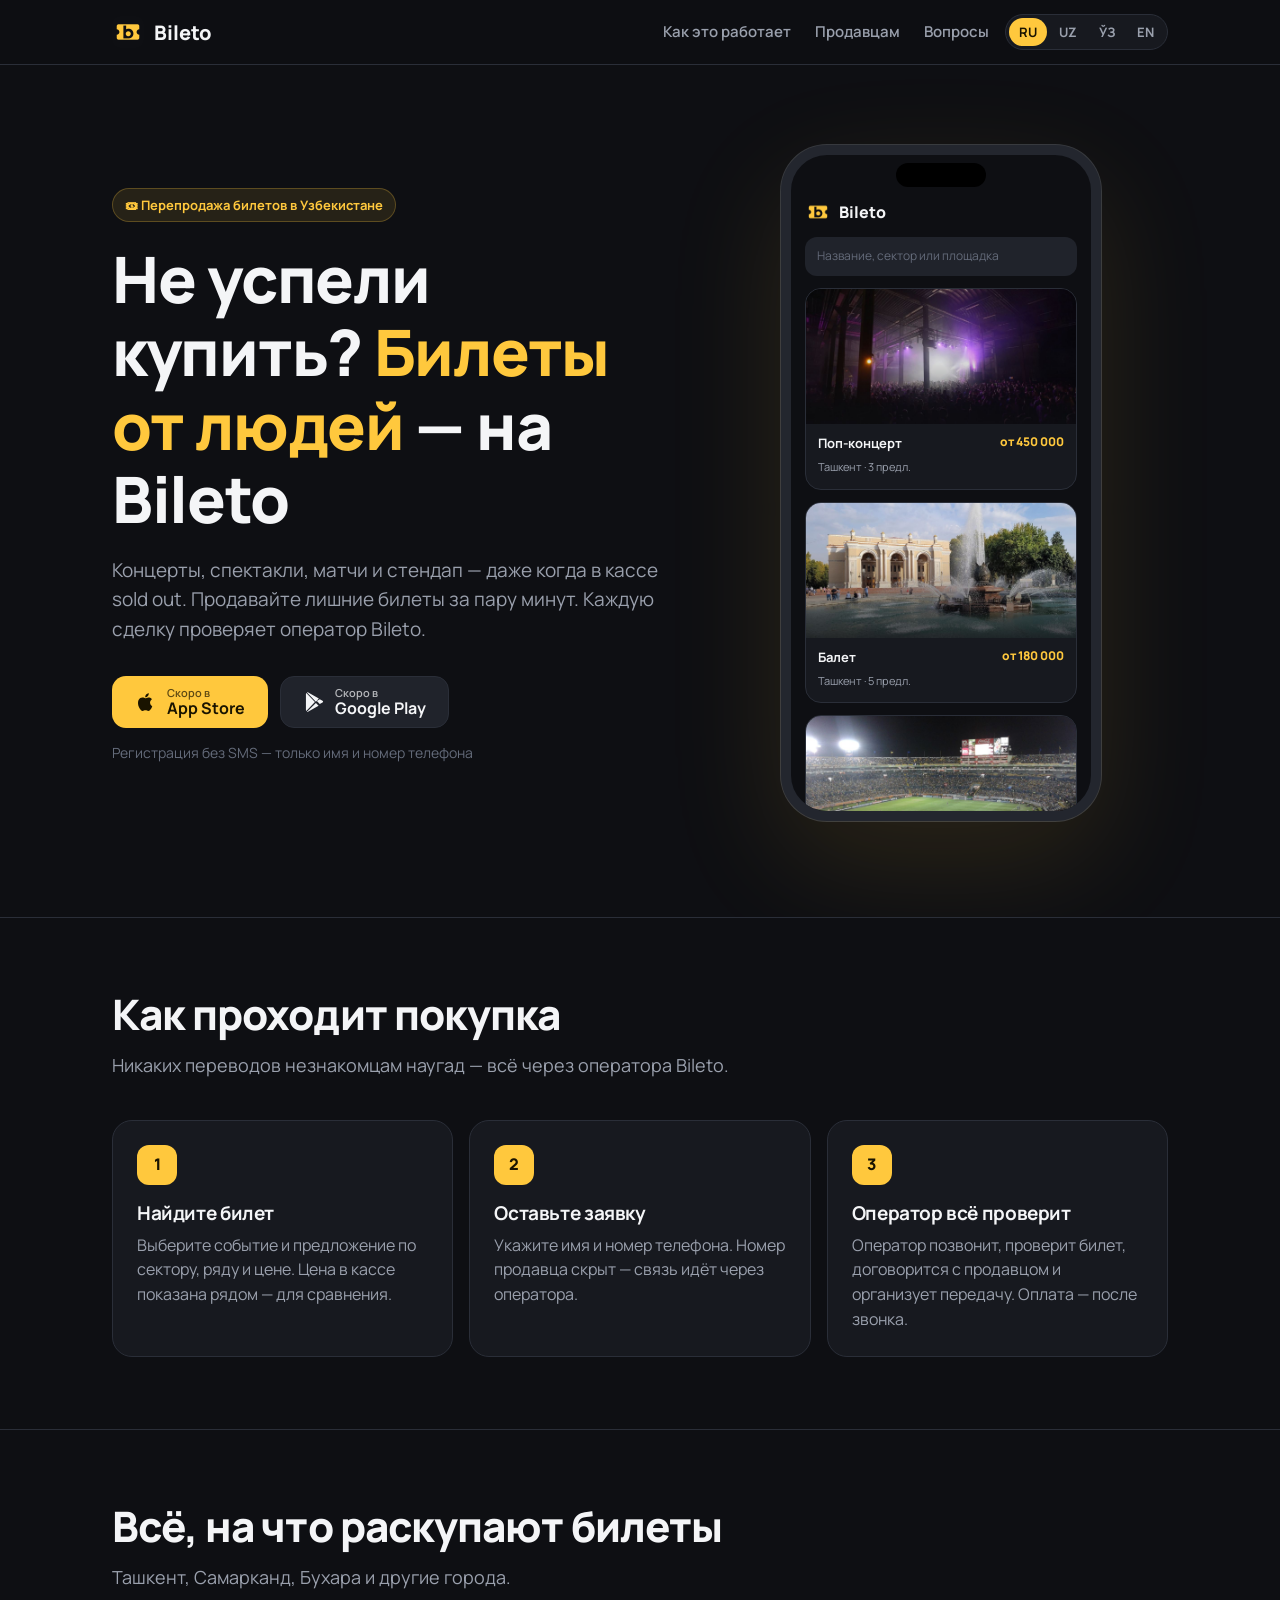
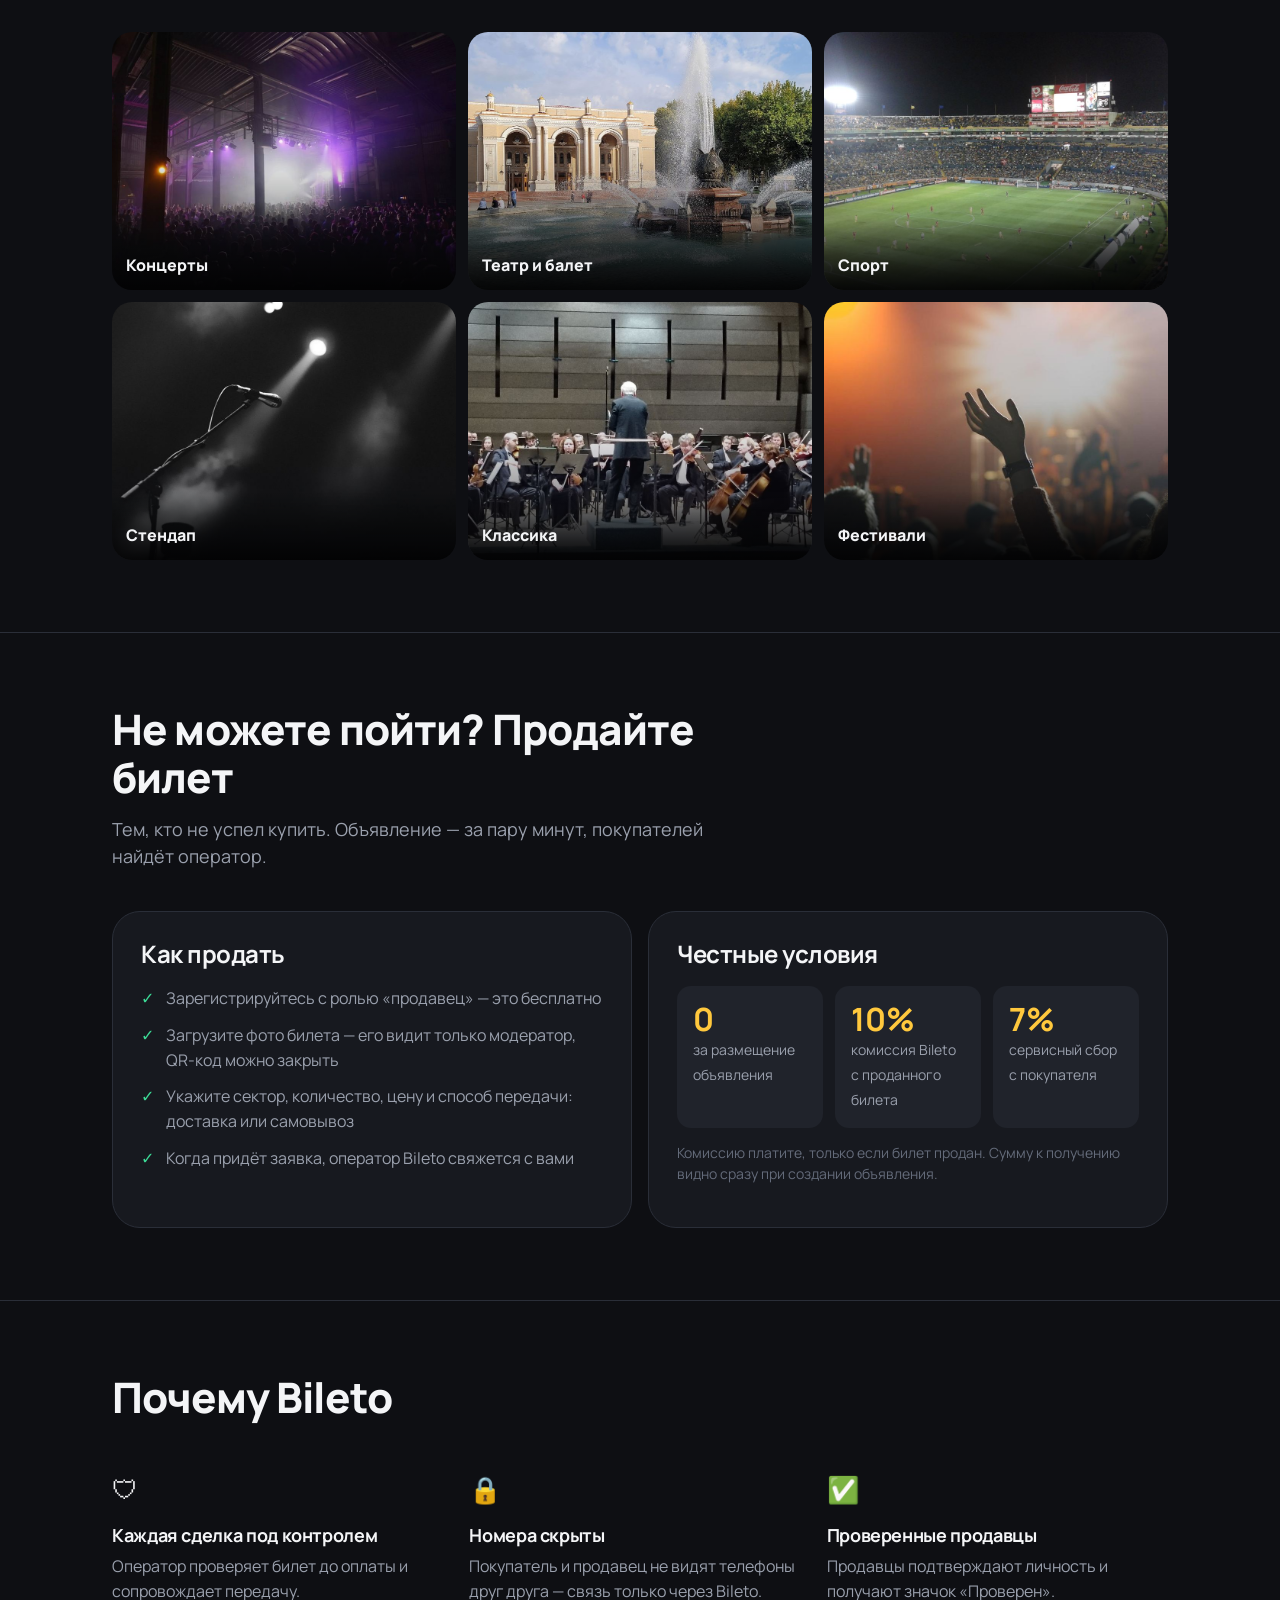
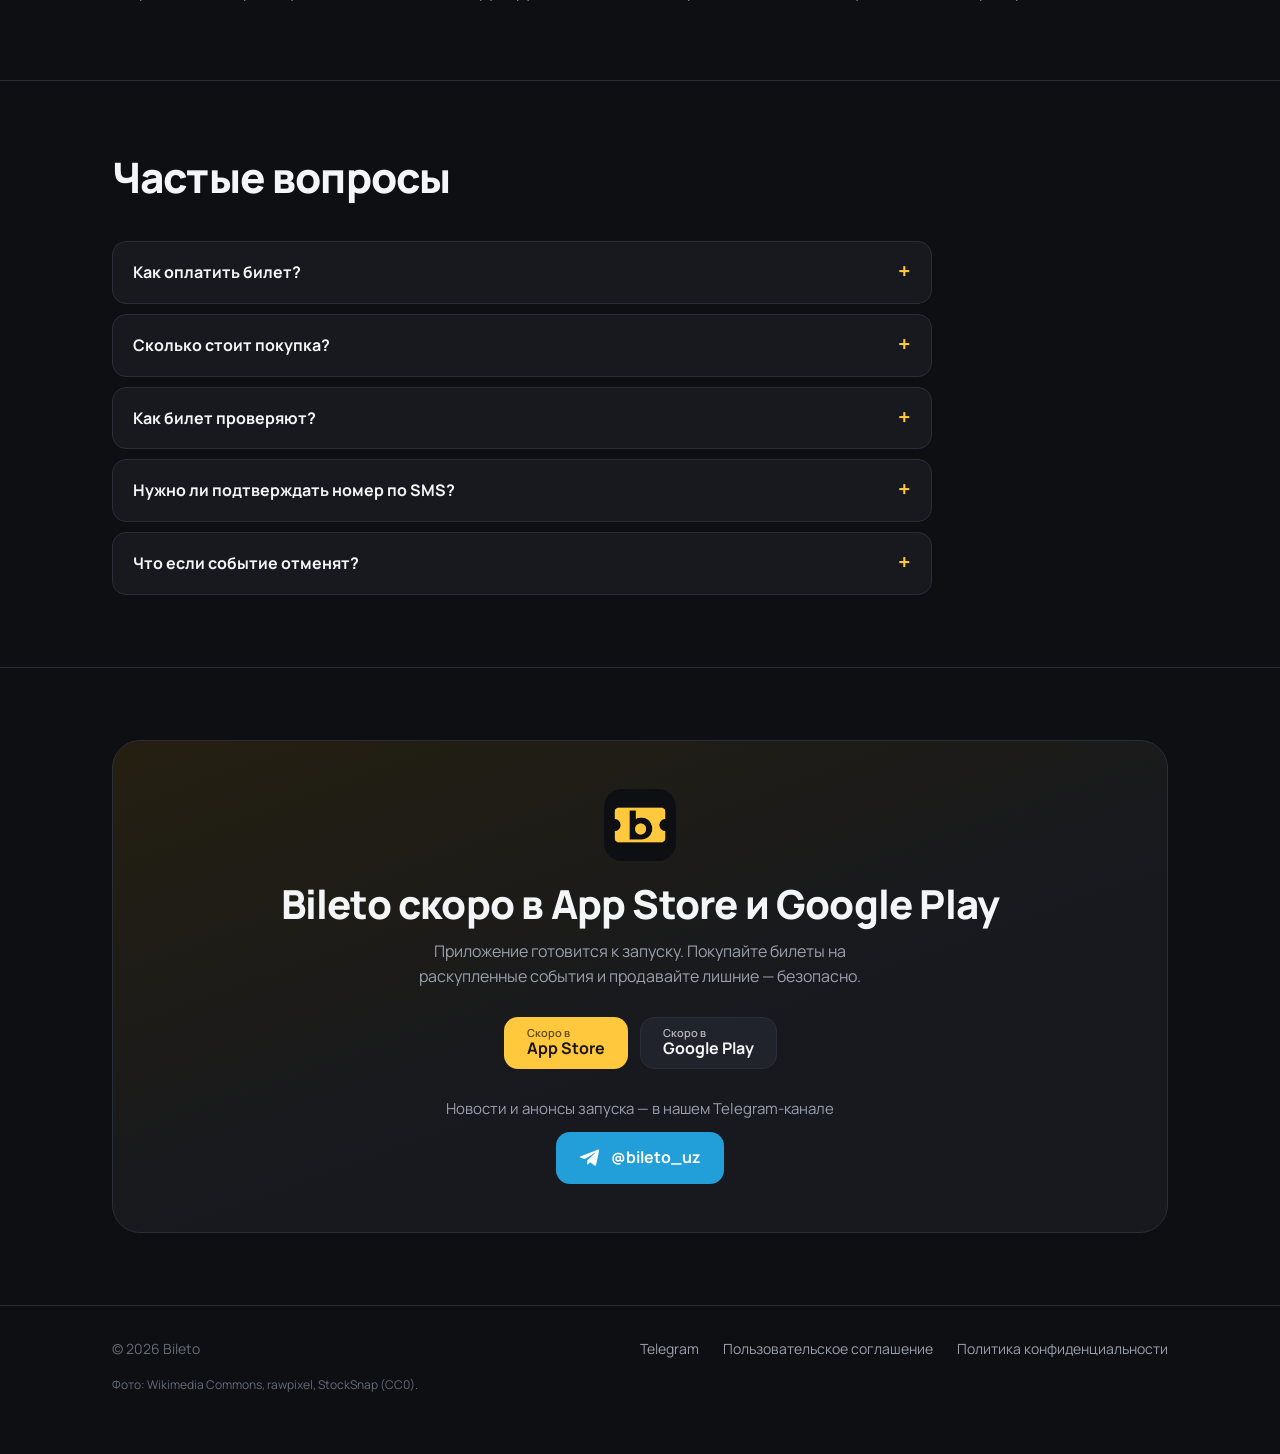
<file: index.html>
<!doctype html>
<html lang="ru">
<head>
<meta charset="utf-8">
<meta name="viewport" content="width=device-width, initial-scale=1">
<title>Bileto — купить и продать билеты на концерты в Ташкенте и Узбекистане</title>
<meta name="description" content="Билеты от людей на раскупленные концерты, спектакли и матчи в Ташкенте, Самарканде и Бухаре. Продайте лишний билет за пару минут — каждую сделку проверяет оператор Bileto.">
<link rel="canonical" href="https://bileto.uz/">
<link rel="alternate" hreflang="ru" href="https://bileto.uz/">
<link rel="alternate" hreflang="uz-Latn" href="https://bileto.uz/uz-latn/">
<link rel="alternate" hreflang="uz-Cyrl" href="https://bileto.uz/uz/">
<link rel="alternate" hreflang="en" href="https://bileto.uz/en/">
<link rel="alternate" hreflang="x-default" href="https://bileto.uz/">
<meta property="og:type" content="website">
<meta property="og:site_name" content="Bileto">
<meta property="og:url" content="https://bileto.uz/">
<meta property="og:title" content="Bileto — билеты от людей">
<meta property="og:description" content="Билеты от людей на раскупленные концерты, спектакли и матчи в Ташкенте, Самарканде и Бухаре. Продайте лишний билет за пару минут — каждую сделку проверяет оператор Bileto.">
<meta property="og:image" content="https://bileto.uz/assets/og-ru.png">
<meta property="og:image:width" content="1200">
<meta property="og:image:height" content="630">
<meta property="og:locale" content="ru_RU">
<meta property="og:locale:alternate" content="uz_UZ">
<meta property="og:locale:alternate" content="en_US">
<meta name="twitter:card" content="summary_large_image">
<script type="application/ld+json">{"@context":"https://schema.org","@graph":[{"@type":"Organization","@id":"https://bileto.uz/#org","name":"Bileto","url":"https://bileto.uz/","logo":"https://bileto.uz/assets/icon.png","sameAs":["https://t.me/bileto_uz"]},{"@type":"WebSite","@id":"https://bileto.uz/#website","name":"Bileto","url":"https://bileto.uz/","inLanguage":["ru","uz-Latn","uz-Cyrl","en"],"publisher":{"@id":"https://bileto.uz/#org"}},{"@type":"WebPage","url":"https://bileto.uz/","name":"Bileto — купить и продать билеты на концерты в Ташкенте и Узбекистане","description":"Билеты от людей на раскупленные концерты, спектакли и матчи в Ташкенте, Самарканде и Бухаре. Продайте лишний билет за пару минут — каждую сделку проверяет оператор Bileto.","inLanguage":"ru","isPartOf":{"@id":"https://bileto.uz/#website"}},{"@type":"FAQPage","inLanguage":"ru","mainEntity":[{"@type":"Question","name":"Как оплатить билет?","acceptedAnswer":{"@type":"Answer","text":"Оплата — вне приложения, после звонка оператора. Он сообщит сумму и способ оплаты."}},{"@type":"Question","name":"Сколько стоит покупка?","acceptedAnswer":{"@type":"Answer","text":"Цена билета, которую указал продавец, плюс сервисный сбор 7%. Итоговая сумма видна до отправки заявки."}},{"@type":"Question","name":"Как билет проверяют?","acceptedAnswer":{"@type":"Answer","text":"Продавец загружает фото билета для модератора, а оператор проверяет билет по каждой заявке до оплаты."}},{"@type":"Question","name":"Нужно ли подтверждать номер по SMS?","acceptedAnswer":{"@type":"Answer","text":"Нет. Для регистрации достаточно имени, номера телефона и роли — покупатель или продавец."}},{"@type":"Question","name":"Что если событие отменят?","acceptedAnswer":{"@type":"Answer","text":"За проведение, перенос и отмену мероприятия отвечает организатор. Подробности — в пользовательском соглашении."}}]}]}</script>
<meta name="theme-color" content="#0e0f13">
<link rel="icon" href="assets/favicon.png">
<link rel="apple-touch-icon" href="assets/logo-256.png">
<link rel="preconnect" href="https://fonts.googleapis.com">
<link rel="preconnect" href="https://fonts.gstatic.com" crossorigin>
<link href="https://fonts.googleapis.com/css2?family=Manrope:wght@500;600;700;800&display=swap" rel="stylesheet">
<link rel="stylesheet" href="styles.css">
</head>
<body>

<header class="nav"><div class="wrap nav-in">
  <a class="brand" href="./"><img src="assets/logo-256.png" alt="" width="32" height="32">Bileto</a>
  <nav class="nav-links">
    <a href="#how" data-i18n="navHow">Как это работает</a>
    <a href="#sell" data-i18n="navSell">Продавцам</a>
    <a href="#faq" data-i18n="navFaq">Вопросы</a>
  </nav>
  <nav class="langs" aria-label="Language"><a href="./" hreflang="ru" lang="ru" aria-current="page">RU</a><a href="uz-latn/" hreflang="uz-Latn" lang="uz-Latn">UZ</a><a href="uz/" hreflang="uz-Cyrl" lang="uz-Cyrl">ЎЗ</a><a href="en/" hreflang="en" lang="en">EN</a></nav>
</div></header>

<main>
<div class="hero"><div class="wrap hero-grid">
  <div>
    <span class="eyebrow" data-i18n="eyebrow">🎟 Перепродажа билетов в Узбекистане</span>
    <h1 data-i18n-html="h1">Не успели купить? <em>Билеты от людей</em> — на Bileto</h1>
    <p class="lead" data-i18n="lead">Концерты, спектакли, матчи и стендап — даже когда в кассе sold out. Продавайте лишние билеты за пару минут. Каждую сделку проверяет оператор Bileto.</p>
    <div class="cta-row">
      <a class="btn btn-primary" href="#download">
        <svg viewBox="0 0 24 24" fill="currentColor" aria-hidden="true"><path d="M16.4 12.6c0-2.4 2-3.6 2.1-3.7-1.1-1.7-2.9-1.9-3.5-1.9-1.5-.2-2.9.9-3.7.9-.8 0-1.9-.9-3.2-.8-1.6 0-3.1 1-4 2.4-1.7 3-.4 7.4 1.2 9.8.8 1.2 1.8 2.5 3 2.4 1.2 0 1.7-.8 3.1-.8 1.5 0 1.9.8 3.2.8s2.1-1.2 2.9-2.4c.9-1.4 1.3-2.7 1.3-2.8-.1 0-2.4-.9-2.4-3.9zM14 5.4c.7-.8 1.1-1.9 1-3-1 0-2.1.7-2.8 1.5-.6.7-1.2 1.8-1 2.9 1.1.1 2.1-.6 2.8-1.4z"/></svg>
        <span class="store"><small data-i18n="soon">Скоро в</small>App Store</span>
      </a>
      <a class="btn btn-ghost" href="#download">
        <svg viewBox="0 0 24 24" fill="currentColor" aria-hidden="true"><path d="M3.6 2.3c-.3.3-.4.7-.4 1.3v16.8c0 .5.1 1 .4 1.3l9.4-9.7-9.4-9.7zm10.5 10.8 2.9 3-11.6 6.6c-.5.3-1 .3-1.3.1l10-9.7zm4.2-4.2 3 1.7c.9.5.9 1.4 0 1.9l-3 1.7-3.2-3.3 3.2-2zM4.4 1.6c.4-.2.8-.2 1.3.1L17.3 8.3l-3.2 3.3-9.7-10z"/></svg>
        <span class="store"><small data-i18n="soon">Скоро в</small>Google Play</span>
      </a>
    </div>
    <p class="cta-note" data-i18n="ctaNote">Регистрация без SMS — только имя и номер телефона</p>
  </div>

  <div class="phone" aria-hidden="true">
    <div class="ph-top"><img src="assets/logo-256.png" alt="" width="26" height="26">Bileto</div>
    <div class="ph-search" data-i18n="phSearch">Название, сектор или площадка</div>
    <div class="ph-card"><img src="assets/covers/pop.jpg" alt="" width="800" height="450"><div><i data-i18n="phFrom1">от 450 000</i><b data-i18n="phCard1">Поп-концерт</b><span data-i18n="phMeta1">Ташкент · 3 предл.</span></div></div>
    <div class="ph-card"><img src="assets/covers/theatre.jpg" alt="" width="800" height="450"><div><i data-i18n="phFrom2">от 180 000</i><b data-i18n="phCard2">Балет</b><span data-i18n="phMeta2">Ташкент · 5 предл.</span></div></div>
    <div class="ph-card"><img src="assets/covers/football.jpg" alt="" width="800" height="450"><div><i data-i18n="phFrom3">от 120 000</i><b data-i18n="phCard3">Футбол</b><span data-i18n="phMeta3">Ташкент · 8 предл.</span></div></div>
  </div>
</div></div>

<section id="how"><div class="wrap">
  <div class="sec-head">
    <h2 data-i18n="howTitle">Как проходит покупка</h2>
    <p data-i18n="howText">Никаких переводов незнакомцам наугад — всё через оператора Bileto.</p>
  </div>
  <div class="steps">
    <div class="step"><h3 data-i18n="s1t">Найдите билет</h3><p data-i18n="s1p">Выберите событие и предложение по сектору, ряду и цене. Цена в кассе показана рядом — для сравнения.</p></div>
    <div class="step"><h3 data-i18n="s2t">Оставьте заявку</h3><p data-i18n="s2p">Укажите имя и номер телефона. Номер продавца скрыт — связь идёт через оператора.</p></div>
    <div class="step"><h3 data-i18n="s3t">Оператор всё проверит</h3><p data-i18n="s3p">Оператор позвонит, проверит билет, договорится с продавцом и организует передачу. Оплата — после звонка.</p></div>
  </div>
</div></section>

<section><div class="wrap">
  <div class="sec-head">
    <h2 data-i18n="evTitle">Всё, на что раскупают билеты</h2>
    <p data-i18n="evText">Ташкент, Самарканд, Бухара и другие города.</p>
  </div>
  <div class="events">
    <div class="ev"><img src="assets/covers/pop.jpg" alt="" width="800" height="450" loading="lazy" decoding="async"><span data-i18n="ev1">Концерты</span></div>
    <div class="ev"><img src="assets/covers/theatre.jpg" alt="" width="800" height="450" loading="lazy" decoding="async"><span data-i18n="ev2">Театр и балет</span></div>
    <div class="ev"><img src="assets/covers/football.jpg" alt="" width="800" height="450" loading="lazy" decoding="async"><span data-i18n="ev3">Спорт</span></div>
    <div class="ev"><img src="assets/covers/standup.jpg" alt="" width="800" height="450" loading="lazy" decoding="async"><span data-i18n="ev4">Стендап</span></div>
    <div class="ev"><img src="assets/covers/orchestra.jpg" alt="" width="800" height="450" loading="lazy" decoding="async"><span data-i18n="ev5">Классика</span></div>
    <div class="ev"><img src="assets/covers/festival.jpg" alt="" width="800" height="450" loading="lazy" decoding="async"><span data-i18n="ev6">Фестивали</span></div>
  </div>
</div></section>

<section id="sell"><div class="wrap">
  <div class="sec-head">
    <h2 data-i18n="sellTitle">Не можете пойти? Продайте билет</h2>
    <p data-i18n="sellText">Тем, кто не успел купить. Объявление — за пару минут, покупателей найдёт оператор.</p>
  </div>
  <div class="split">
    <div class="panel">
      <h3 data-i18n="sellHow">Как продать</h3>
      <ul class="checks">
        <li data-i18n="c1">Зарегистрируйтесь с ролью «продавец» — это бесплатно</li>
        <li data-i18n="c2">Загрузите фото билета — его видит только модератор, QR-код можно закрыть</li>
        <li data-i18n="c3">Укажите сектор, количество, цену и способ передачи: доставка или самовывоз</li>
        <li data-i18n="c4">Когда придёт заявка, оператор Bileto свяжется с вами</li>
      </ul>
    </div>
    <div class="panel">
      <h3 data-i18n="feeTitle">Честные условия</h3>
      <div class="fees">
        <div class="fee"><b>0</b><span data-i18n="fee0">за размещение объявления</span></div>
        <div class="fee"><b>10%</b><span data-i18n="fee1">комиссия Bileto с проданного билета</span></div>
        <div class="fee"><b>7%</b><span data-i18n="fee2">сервисный сбор с покупателя</span></div>
      </div>
      <p class="cta-note" data-i18n="feeNote">Комиссию платите, только если билет продан. Сумму к получению видно сразу при создании объявления.</p>
    </div>
  </div>
</div></section>

<section><div class="wrap">
  <div class="sec-head"><h2 data-i18n="trustTitle">Почему Bileto</h2></div>
  <div class="trust">
    <div><div class="ic">🛡</div><h3 data-i18n="t1t">Каждая сделка под контролем</h3><p data-i18n="t1p">Оператор проверяет билет до оплаты и сопровождает передачу.</p></div>
    <div><div class="ic">🔒</div><h3 data-i18n="t2t">Номера скрыты</h3><p data-i18n="t2p">Покупатель и продавец не видят телефоны друг друга — связь только через Bileto.</p></div>
    <div><div class="ic">✅</div><h3 data-i18n="t3t">Проверенные продавцы</h3><p data-i18n="t3p">Продавцы подтверждают личность и получают значок «Проверен».</p></div>
  </div>
</div></section>

<section id="faq"><div class="wrap">
  <div class="sec-head"><h2 data-i18n="faqTitle">Частые вопросы</h2></div>
  <div class="faq">
    <details><summary data-i18n="q1">Как оплатить билет?</summary><p data-i18n="a1">Оплата — вне приложения, после звонка оператора. Он сообщит сумму и способ оплаты.</p></details>
    <details><summary data-i18n="q2">Сколько стоит покупка?</summary><p data-i18n="a2">Цена билета, которую указал продавец, плюс сервисный сбор 7%. Итоговая сумма видна до отправки заявки.</p></details>
    <details><summary data-i18n="q3">Как билет проверяют?</summary><p data-i18n="a3">Продавец загружает фото билета для модератора, а оператор проверяет билет по каждой заявке до оплаты.</p></details>
    <details><summary data-i18n="q4">Нужно ли подтверждать номер по SMS?</summary><p data-i18n="a4">Нет. Для регистрации достаточно имени, номера телефона и роли — покупатель или продавец.</p></details>
    <details><summary data-i18n="q5">Что если событие отменят?</summary><p data-i18n="a5">За проведение, перенос и отмену мероприятия отвечает организатор. Подробности — в пользовательском соглашении.</p></details>
  </div>
</div></section>

<section id="download" class="final"><div class="wrap">
  <div class="panel">
    <img src="assets/logo-256.png" alt="Bileto" width="72" height="72" loading="lazy">
    <h2 data-i18n="finalTitle">Bileto скоро в App Store и Google Play</h2>
    <p data-i18n="finalText">Приложение готовится к запуску. Покупайте билеты на раскупленные события и продавайте лишние — безопасно.</p>
    <div class="cta-row">
      <span class="btn btn-primary"><span class="store"><small data-i18n="soon">Скоро в</small>App Store</span></span>
      <span class="btn btn-ghost"><span class="store"><small data-i18n="soon">Скоро в</small>Google Play</span></span>
    </div>
    <p class="tg-note" data-i18n="tgNote">Новости и анонсы запуска — в нашем Telegram-канале</p>
    <a class="btn btn-tg" href="https://t.me/bileto_uz" target="_blank" rel="noopener">
      <svg viewBox="0 0 24 24" fill="currentColor" aria-hidden="true"><path d="M21.9 4.3 18.7 19.4c-.2 1-.9 1.3-1.8.8l-4.8-3.6-2.3 2.2c-.3.3-.5.5-1 .5l.3-4.9 8.9-8c.4-.3-.1-.5-.6-.2L6.4 13.1l-4.7-1.5c-1-.3-1-1 .2-1.5L20.4 2.9c.9-.3 1.6.2 1.5 1.4z"/></svg>
      @bileto_uz
    </a>
  </div>
</div></section>
</main>

<footer><div class="wrap">
  <div class="foot">
    <span>© 2026 Bileto</span>
    <span class="sp"></span>
    <a href="https://t.me/bileto_uz" target="_blank" rel="noopener">Telegram</a>
    <a href="legal/terms.ru.html" data-i18n="terms">Пользовательское соглашение</a>
    <a href="legal/privacy.ru.html" data-i18n="privacy">Политика конфиденциальности</a>
  </div>
  <p class="credits" data-i18n="credits">Фото: Wikimedia Commons, rawpixel, StockSnap (CC0).</p>
</div></footer>

</body>
</html>
</file>
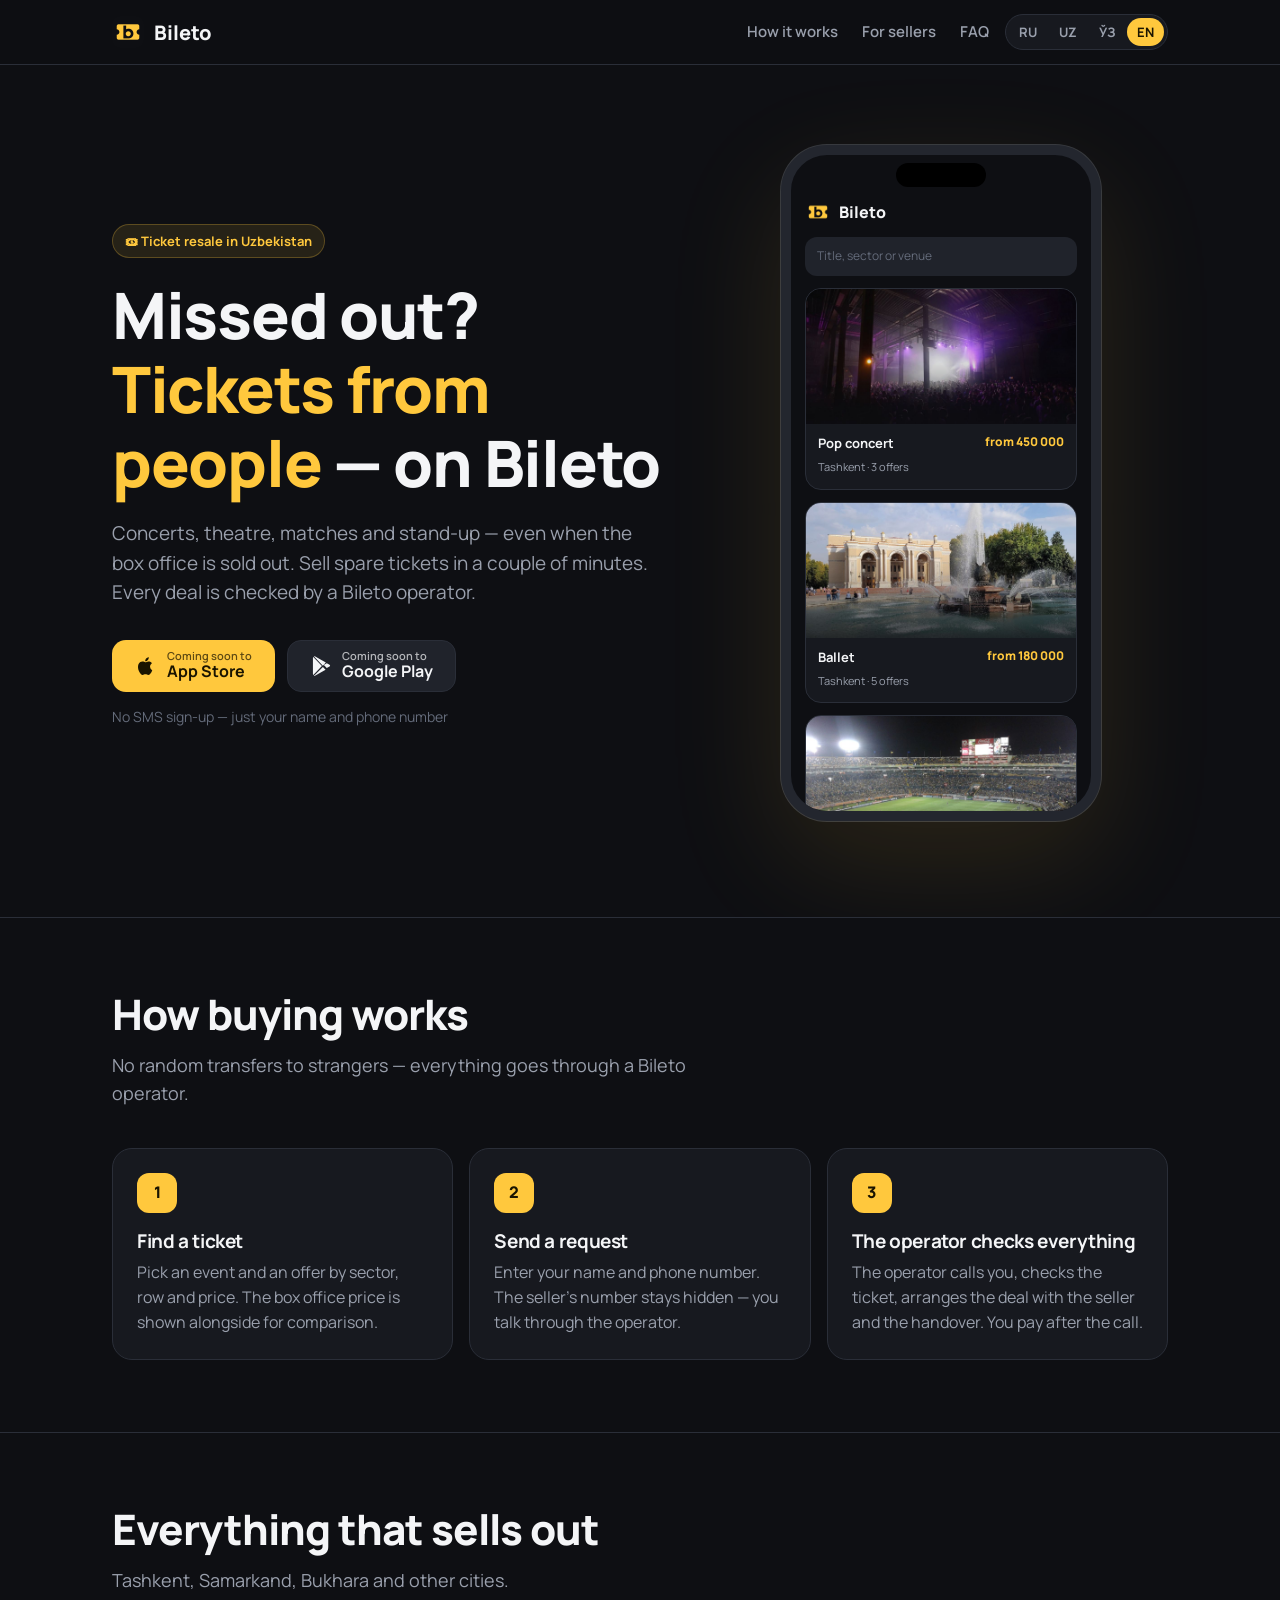
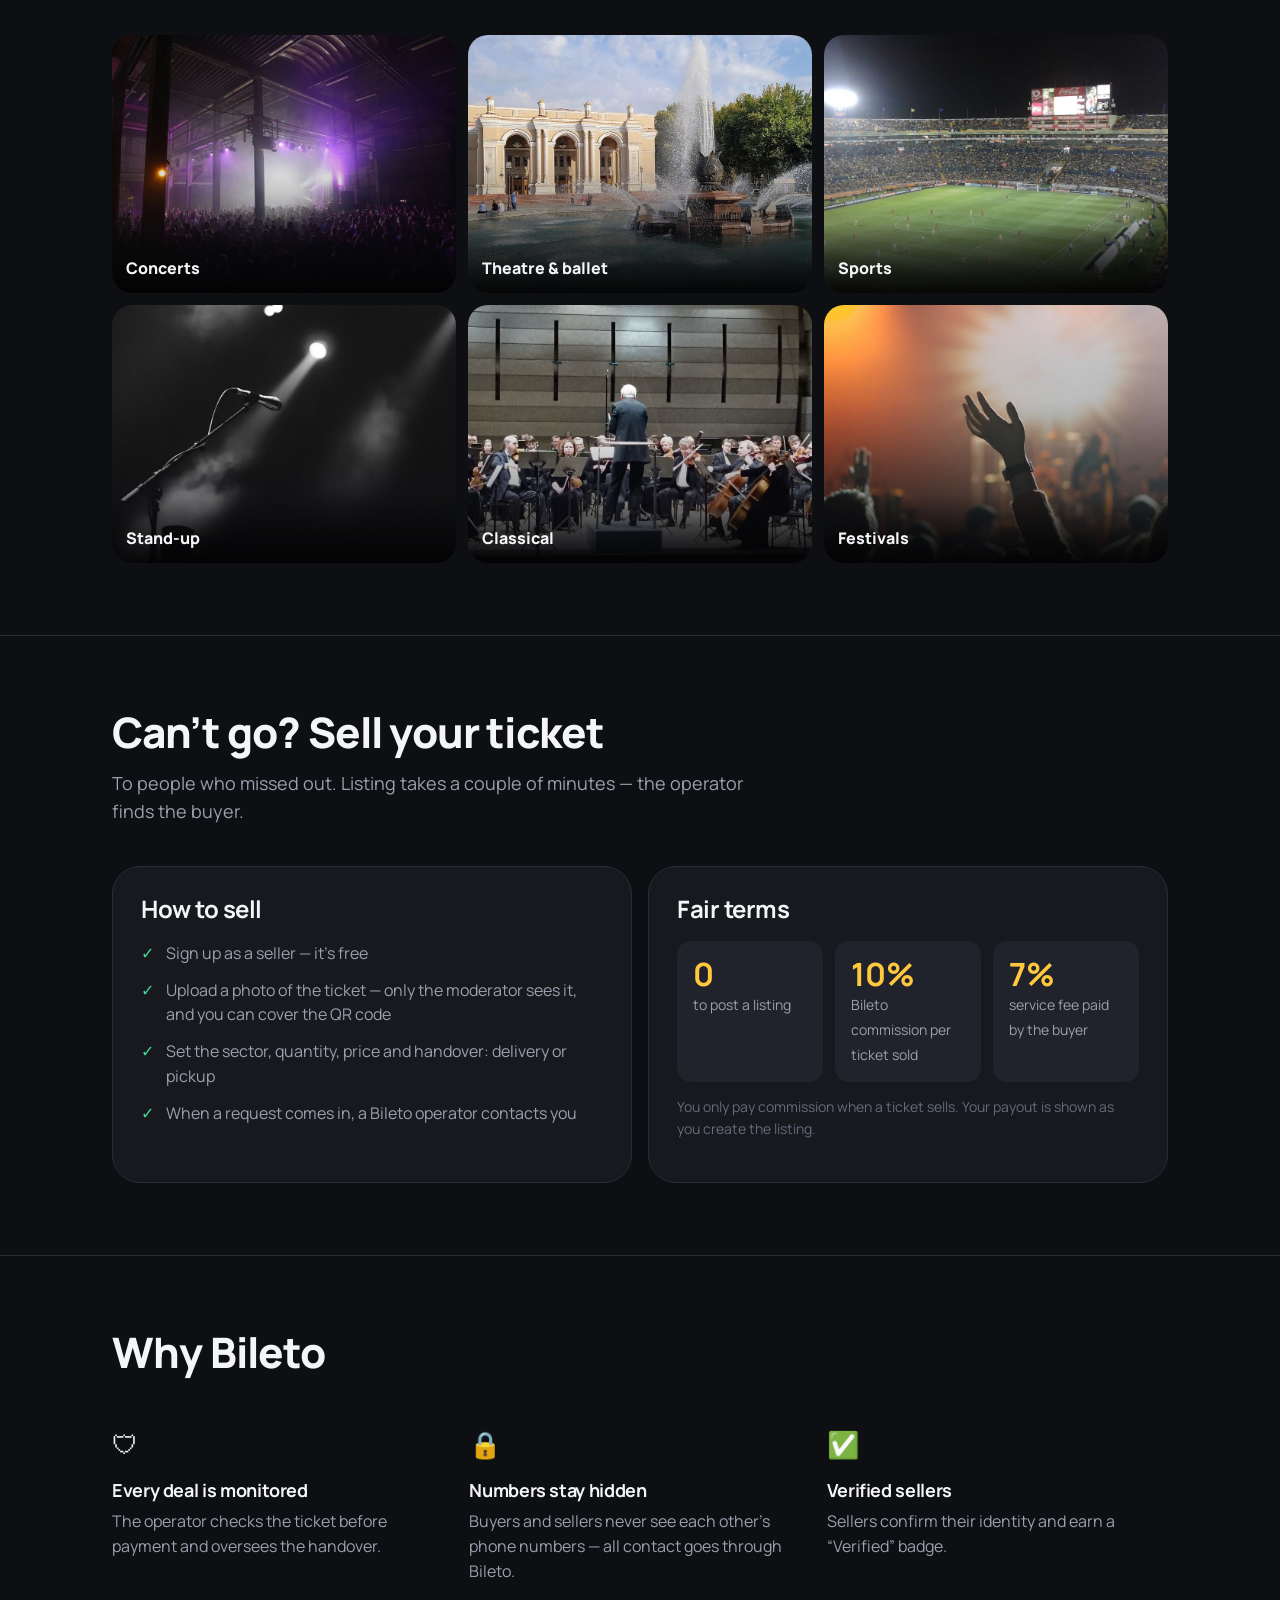
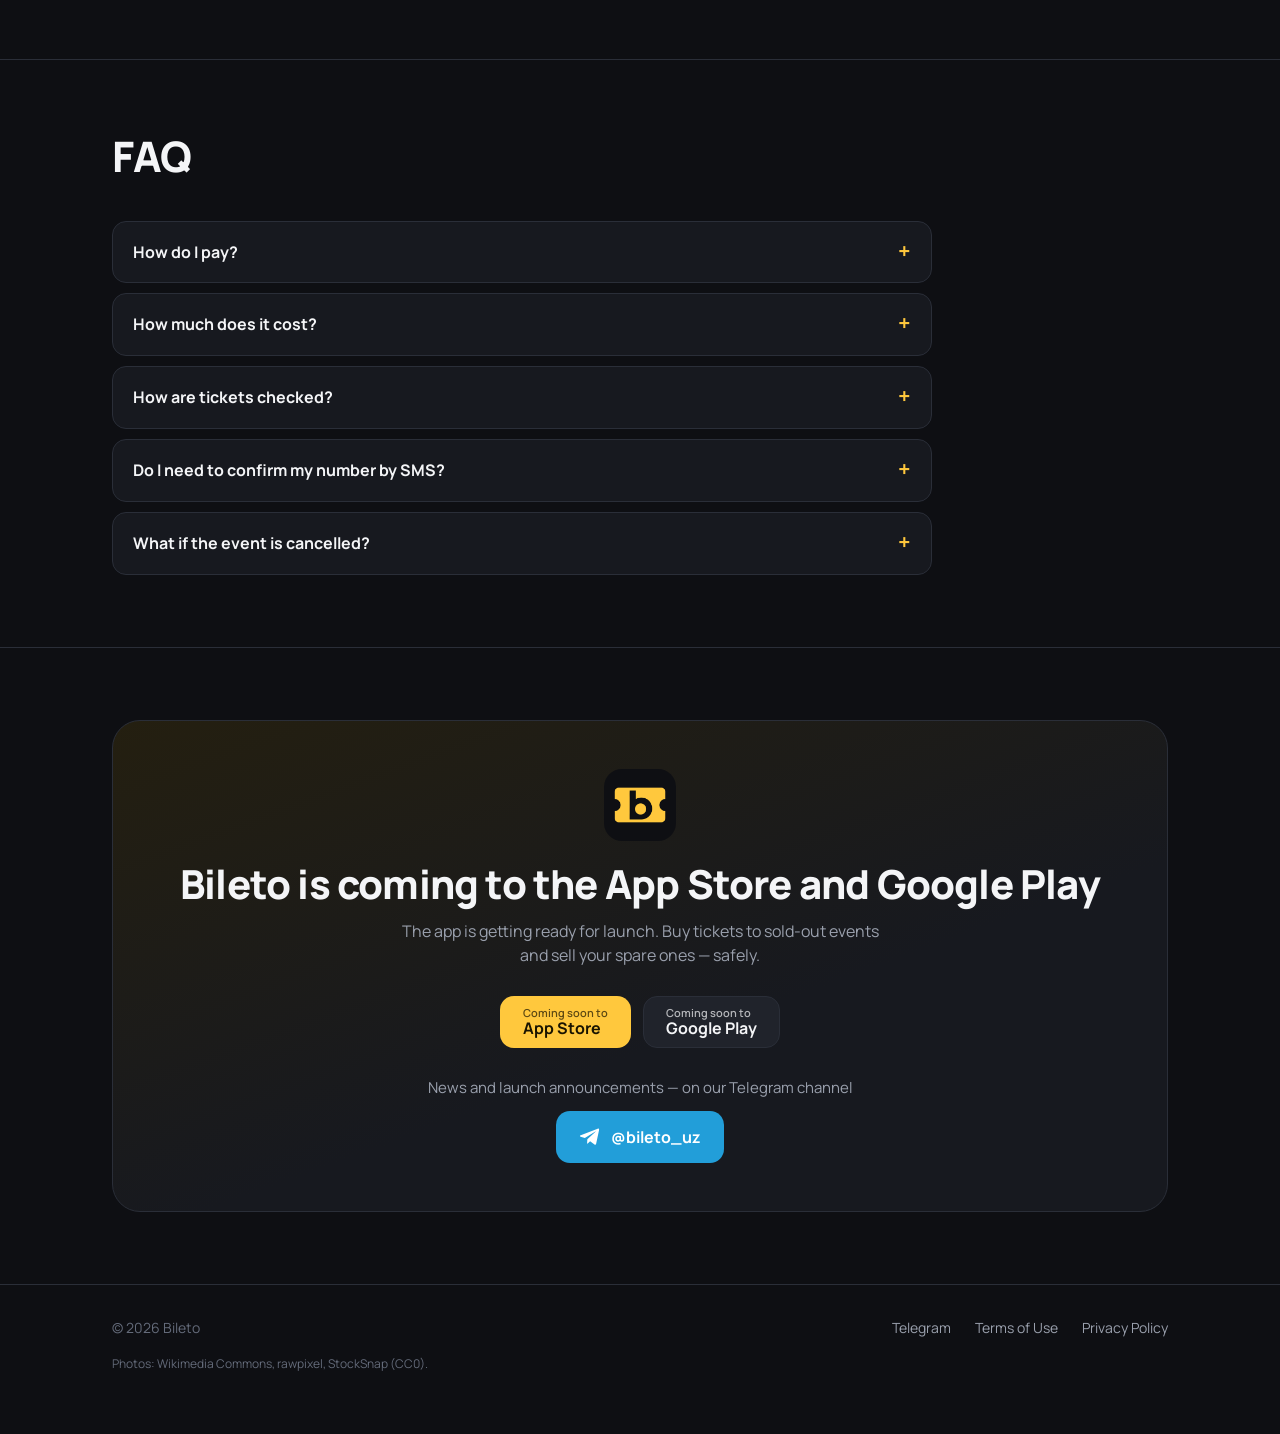
<file: en/index.html>
<!doctype html>
<html lang="en">
<head>
<meta charset="utf-8">
<meta name="viewport" content="width=device-width, initial-scale=1">
<title>Bileto — buy and sell concert tickets in Tashkent and Uzbekistan</title>
<meta name="description" content="Tickets from people for sold-out concerts, theatre and matches in Tashkent, Samarkand and Bukhara. Sell a spare ticket in minutes — every deal is checked by a Bileto operator.">
<link rel="canonical" href="https://bileto.uz/en/">
<link rel="alternate" hreflang="ru" href="https://bileto.uz/">
<link rel="alternate" hreflang="uz-Latn" href="https://bileto.uz/uz-latn/">
<link rel="alternate" hreflang="uz-Cyrl" href="https://bileto.uz/uz/">
<link rel="alternate" hreflang="en" href="https://bileto.uz/en/">
<link rel="alternate" hreflang="x-default" href="https://bileto.uz/">
<meta property="og:type" content="website">
<meta property="og:site_name" content="Bileto">
<meta property="og:url" content="https://bileto.uz/en/">
<meta property="og:title" content="Bileto — tickets from people">
<meta property="og:description" content="Tickets from people for sold-out concerts, theatre and matches in Tashkent, Samarkand and Bukhara. Sell a spare ticket in minutes — every deal is checked by a Bileto operator.">
<meta property="og:image" content="https://bileto.uz/assets/og-en.png">
<meta property="og:image:width" content="1200">
<meta property="og:image:height" content="630">
<meta property="og:locale" content="en_US">
<meta property="og:locale:alternate" content="ru_RU">
<meta property="og:locale:alternate" content="uz_UZ">
<meta name="twitter:card" content="summary_large_image">
<script type="application/ld+json">{"@context":"https://schema.org","@graph":[{"@type":"Organization","@id":"https://bileto.uz/#org","name":"Bileto","url":"https://bileto.uz/","logo":"https://bileto.uz/assets/icon.png","sameAs":["https://t.me/bileto_uz"]},{"@type":"WebSite","@id":"https://bileto.uz/#website","name":"Bileto","url":"https://bileto.uz/","inLanguage":["ru","uz-Latn","uz-Cyrl","en"],"publisher":{"@id":"https://bileto.uz/#org"}},{"@type":"WebPage","url":"https://bileto.uz/en/","name":"Bileto — buy and sell concert tickets in Tashkent and Uzbekistan","description":"Tickets from people for sold-out concerts, theatre and matches in Tashkent, Samarkand and Bukhara. Sell a spare ticket in minutes — every deal is checked by a Bileto operator.","inLanguage":"en","isPartOf":{"@id":"https://bileto.uz/#website"}},{"@type":"FAQPage","inLanguage":"en","mainEntity":[{"@type":"Question","name":"How do I pay?","acceptedAnswer":{"@type":"Answer","text":"Payment happens outside the app, after the operator’s call. They’ll tell you the amount and payment method."}},{"@type":"Question","name":"How much does it cost?","acceptedAnswer":{"@type":"Answer","text":"The seller’s ticket price plus a 7% service fee. You see the total before sending the request."}},{"@type":"Question","name":"How are tickets checked?","acceptedAnswer":{"@type":"Answer","text":"Sellers upload a ticket photo for the moderator, and the operator checks the ticket on every request before payment."}},{"@type":"Question","name":"Do I need to confirm my number by SMS?","acceptedAnswer":{"@type":"Answer","text":"No. To sign up you only need a name, phone number and role — buyer or seller."}},{"@type":"Question","name":"What if the event is cancelled?","acceptedAnswer":{"@type":"Answer","text":"The organiser is responsible for holding, rescheduling or cancelling the event. See the Terms of Use for details."}}]}]}</script>
<meta name="theme-color" content="#0e0f13">
<link rel="icon" href="../assets/favicon.png">
<link rel="apple-touch-icon" href="../assets/logo-256.png">
<link rel="preconnect" href="https://fonts.googleapis.com">
<link rel="preconnect" href="https://fonts.gstatic.com" crossorigin>
<link href="https://fonts.googleapis.com/css2?family=Manrope:wght@500;600;700;800&display=swap" rel="stylesheet">
<link rel="stylesheet" href="../styles.css">
</head>
<body>

<header class="nav"><div class="wrap nav-in">
  <a class="brand" href="./"><img src="../assets/logo-256.png" alt="" width="32" height="32">Bileto</a>
  <nav class="nav-links">
    <a href="#how" data-i18n="navHow">How it works</a>
    <a href="#sell" data-i18n="navSell">For sellers</a>
    <a href="#faq" data-i18n="navFaq">FAQ</a>
  </nav>
  <nav class="langs" aria-label="Language"><a href="../" hreflang="ru" lang="ru">RU</a><a href="../uz-latn/" hreflang="uz-Latn" lang="uz-Latn">UZ</a><a href="../uz/" hreflang="uz-Cyrl" lang="uz-Cyrl">ЎЗ</a><a href="../en/" hreflang="en" lang="en" aria-current="page">EN</a></nav>
</div></header>

<main>
<div class="hero"><div class="wrap hero-grid">
  <div>
    <span class="eyebrow" data-i18n="eyebrow">🎟 Ticket resale in Uzbekistan</span>
    <h1 data-i18n-html="h1">Missed out? <em>Tickets from people</em> — on Bileto</h1>
    <p class="lead" data-i18n="lead">Concerts, theatre, matches and stand-up — even when the box office is sold out. Sell spare tickets in a couple of minutes. Every deal is checked by a Bileto operator.</p>
    <div class="cta-row">
      <a class="btn btn-primary" href="#download">
        <svg viewBox="0 0 24 24" fill="currentColor" aria-hidden="true"><path d="M16.4 12.6c0-2.4 2-3.6 2.1-3.7-1.1-1.7-2.9-1.9-3.5-1.9-1.5-.2-2.9.9-3.7.9-.8 0-1.9-.9-3.2-.8-1.6 0-3.1 1-4 2.4-1.7 3-.4 7.4 1.2 9.8.8 1.2 1.8 2.5 3 2.4 1.2 0 1.7-.8 3.1-.8 1.5 0 1.9.8 3.2.8s2.1-1.2 2.9-2.4c.9-1.4 1.3-2.7 1.3-2.8-.1 0-2.4-.9-2.4-3.9zM14 5.4c.7-.8 1.1-1.9 1-3-1 0-2.1.7-2.8 1.5-.6.7-1.2 1.8-1 2.9 1.1.1 2.1-.6 2.8-1.4z"/></svg>
        <span class="store"><small data-i18n="soon">Coming soon to</small>App Store</span>
      </a>
      <a class="btn btn-ghost" href="#download">
        <svg viewBox="0 0 24 24" fill="currentColor" aria-hidden="true"><path d="M3.6 2.3c-.3.3-.4.7-.4 1.3v16.8c0 .5.1 1 .4 1.3l9.4-9.7-9.4-9.7zm10.5 10.8 2.9 3-11.6 6.6c-.5.3-1 .3-1.3.1l10-9.7zm4.2-4.2 3 1.7c.9.5.9 1.4 0 1.9l-3 1.7-3.2-3.3 3.2-2zM4.4 1.6c.4-.2.8-.2 1.3.1L17.3 8.3l-3.2 3.3-9.7-10z"/></svg>
        <span class="store"><small data-i18n="soon">Coming soon to</small>Google Play</span>
      </a>
    </div>
    <p class="cta-note" data-i18n="ctaNote">No SMS sign-up — just your name and phone number</p>
  </div>

  <div class="phone" aria-hidden="true">
    <div class="ph-top"><img src="../assets/logo-256.png" alt="" width="26" height="26">Bileto</div>
    <div class="ph-search" data-i18n="phSearch">Title, sector or venue</div>
    <div class="ph-card"><img src="../assets/covers/pop.jpg" alt="" width="800" height="450"><div><i data-i18n="phFrom1">from 450 000</i><b data-i18n="phCard1">Pop concert</b><span data-i18n="phMeta1">Tashkent · 3 offers</span></div></div>
    <div class="ph-card"><img src="../assets/covers/theatre.jpg" alt="" width="800" height="450"><div><i data-i18n="phFrom2">from 180 000</i><b data-i18n="phCard2">Ballet</b><span data-i18n="phMeta2">Tashkent · 5 offers</span></div></div>
    <div class="ph-card"><img src="../assets/covers/football.jpg" alt="" width="800" height="450"><div><i data-i18n="phFrom3">from 120 000</i><b data-i18n="phCard3">Football</b><span data-i18n="phMeta3">Tashkent · 8 offers</span></div></div>
  </div>
</div></div>

<section id="how"><div class="wrap">
  <div class="sec-head">
    <h2 data-i18n="howTitle">How buying works</h2>
    <p data-i18n="howText">No random transfers to strangers — everything goes through a Bileto operator.</p>
  </div>
  <div class="steps">
    <div class="step"><h3 data-i18n="s1t">Find a ticket</h3><p data-i18n="s1p">Pick an event and an offer by sector, row and price. The box office price is shown alongside for comparison.</p></div>
    <div class="step"><h3 data-i18n="s2t">Send a request</h3><p data-i18n="s2p">Enter your name and phone number. The seller’s number stays hidden — you talk through the operator.</p></div>
    <div class="step"><h3 data-i18n="s3t">The operator checks everything</h3><p data-i18n="s3p">The operator calls you, checks the ticket, arranges the deal with the seller and the handover. You pay after the call.</p></div>
  </div>
</div></section>

<section><div class="wrap">
  <div class="sec-head">
    <h2 data-i18n="evTitle">Everything that sells out</h2>
    <p data-i18n="evText">Tashkent, Samarkand, Bukhara and other cities.</p>
  </div>
  <div class="events">
    <div class="ev"><img src="../assets/covers/pop.jpg" alt="" width="800" height="450" loading="lazy" decoding="async"><span data-i18n="ev1">Concerts</span></div>
    <div class="ev"><img src="../assets/covers/theatre.jpg" alt="" width="800" height="450" loading="lazy" decoding="async"><span data-i18n="ev2">Theatre &amp; ballet</span></div>
    <div class="ev"><img src="../assets/covers/football.jpg" alt="" width="800" height="450" loading="lazy" decoding="async"><span data-i18n="ev3">Sports</span></div>
    <div class="ev"><img src="../assets/covers/standup.jpg" alt="" width="800" height="450" loading="lazy" decoding="async"><span data-i18n="ev4">Stand-up</span></div>
    <div class="ev"><img src="../assets/covers/orchestra.jpg" alt="" width="800" height="450" loading="lazy" decoding="async"><span data-i18n="ev5">Classical</span></div>
    <div class="ev"><img src="../assets/covers/festival.jpg" alt="" width="800" height="450" loading="lazy" decoding="async"><span data-i18n="ev6">Festivals</span></div>
  </div>
</div></section>

<section id="sell"><div class="wrap">
  <div class="sec-head">
    <h2 data-i18n="sellTitle">Can’t go? Sell your ticket</h2>
    <p data-i18n="sellText">To people who missed out. Listing takes a couple of minutes — the operator finds the buyer.</p>
  </div>
  <div class="split">
    <div class="panel">
      <h3 data-i18n="sellHow">How to sell</h3>
      <ul class="checks">
        <li data-i18n="c1">Sign up as a seller — it’s free</li>
        <li data-i18n="c2">Upload a photo of the ticket — only the moderator sees it, and you can cover the QR code</li>
        <li data-i18n="c3">Set the sector, quantity, price and handover: delivery or pickup</li>
        <li data-i18n="c4">When a request comes in, a Bileto operator contacts you</li>
      </ul>
    </div>
    <div class="panel">
      <h3 data-i18n="feeTitle">Fair terms</h3>
      <div class="fees">
        <div class="fee"><b>0</b><span data-i18n="fee0">to post a listing</span></div>
        <div class="fee"><b>10%</b><span data-i18n="fee1">Bileto commission per ticket sold</span></div>
        <div class="fee"><b>7%</b><span data-i18n="fee2">service fee paid by the buyer</span></div>
      </div>
      <p class="cta-note" data-i18n="feeNote">You only pay commission when a ticket sells. Your payout is shown as you create the listing.</p>
    </div>
  </div>
</div></section>

<section><div class="wrap">
  <div class="sec-head"><h2 data-i18n="trustTitle">Why Bileto</h2></div>
  <div class="trust">
    <div><div class="ic">🛡</div><h3 data-i18n="t1t">Every deal is monitored</h3><p data-i18n="t1p">The operator checks the ticket before payment and oversees the handover.</p></div>
    <div><div class="ic">🔒</div><h3 data-i18n="t2t">Numbers stay hidden</h3><p data-i18n="t2p">Buyers and sellers never see each other’s phone numbers — all contact goes through Bileto.</p></div>
    <div><div class="ic">✅</div><h3 data-i18n="t3t">Verified sellers</h3><p data-i18n="t3p">Sellers confirm their identity and earn a “Verified” badge.</p></div>
  </div>
</div></section>

<section id="faq"><div class="wrap">
  <div class="sec-head"><h2 data-i18n="faqTitle">FAQ</h2></div>
  <div class="faq">
    <details><summary data-i18n="q1">How do I pay?</summary><p data-i18n="a1">Payment happens outside the app, after the operator’s call. They’ll tell you the amount and payment method.</p></details>
    <details><summary data-i18n="q2">How much does it cost?</summary><p data-i18n="a2">The seller’s ticket price plus a 7% service fee. You see the total before sending the request.</p></details>
    <details><summary data-i18n="q3">How are tickets checked?</summary><p data-i18n="a3">Sellers upload a ticket photo for the moderator, and the operator checks the ticket on every request before payment.</p></details>
    <details><summary data-i18n="q4">Do I need to confirm my number by SMS?</summary><p data-i18n="a4">No. To sign up you only need a name, phone number and role — buyer or seller.</p></details>
    <details><summary data-i18n="q5">What if the event is cancelled?</summary><p data-i18n="a5">The organiser is responsible for holding, rescheduling or cancelling the event. See the Terms of Use for details.</p></details>
  </div>
</div></section>

<section id="download" class="final"><div class="wrap">
  <div class="panel">
    <img src="../assets/logo-256.png" alt="Bileto" width="72" height="72" loading="lazy">
    <h2 data-i18n="finalTitle">Bileto is coming to the App Store and Google Play</h2>
    <p data-i18n="finalText">The app is getting ready for launch. Buy tickets to sold-out events and sell your spare ones — safely.</p>
    <div class="cta-row">
      <span class="btn btn-primary"><span class="store"><small data-i18n="soon">Coming soon to</small>App Store</span></span>
      <span class="btn btn-ghost"><span class="store"><small data-i18n="soon">Coming soon to</small>Google Play</span></span>
    </div>
    <p class="tg-note" data-i18n="tgNote">News and launch announcements — on our Telegram channel</p>
    <a class="btn btn-tg" href="https://t.me/bileto_uz" target="_blank" rel="noopener">
      <svg viewBox="0 0 24 24" fill="currentColor" aria-hidden="true"><path d="M21.9 4.3 18.7 19.4c-.2 1-.9 1.3-1.8.8l-4.8-3.6-2.3 2.2c-.3.3-.5.5-1 .5l.3-4.9 8.9-8c.4-.3-.1-.5-.6-.2L6.4 13.1l-4.7-1.5c-1-.3-1-1 .2-1.5L20.4 2.9c.9-.3 1.6.2 1.5 1.4z"/></svg>
      @bileto_uz
    </a>
  </div>
</div></section>
</main>

<footer><div class="wrap">
  <div class="foot">
    <span>© 2026 Bileto</span>
    <span class="sp"></span>
    <a href="https://t.me/bileto_uz" target="_blank" rel="noopener">Telegram</a>
    <a href="../legal/terms.en.html" data-i18n="terms">Terms of Use</a>
    <a href="../legal/privacy.en.html" data-i18n="privacy">Privacy Policy</a>
  </div>
  <p class="credits" data-i18n="credits">Photos: Wikimedia Commons, rawpixel, StockSnap (CC0).</p>
</div></footer>

</body>
</html>
</file>
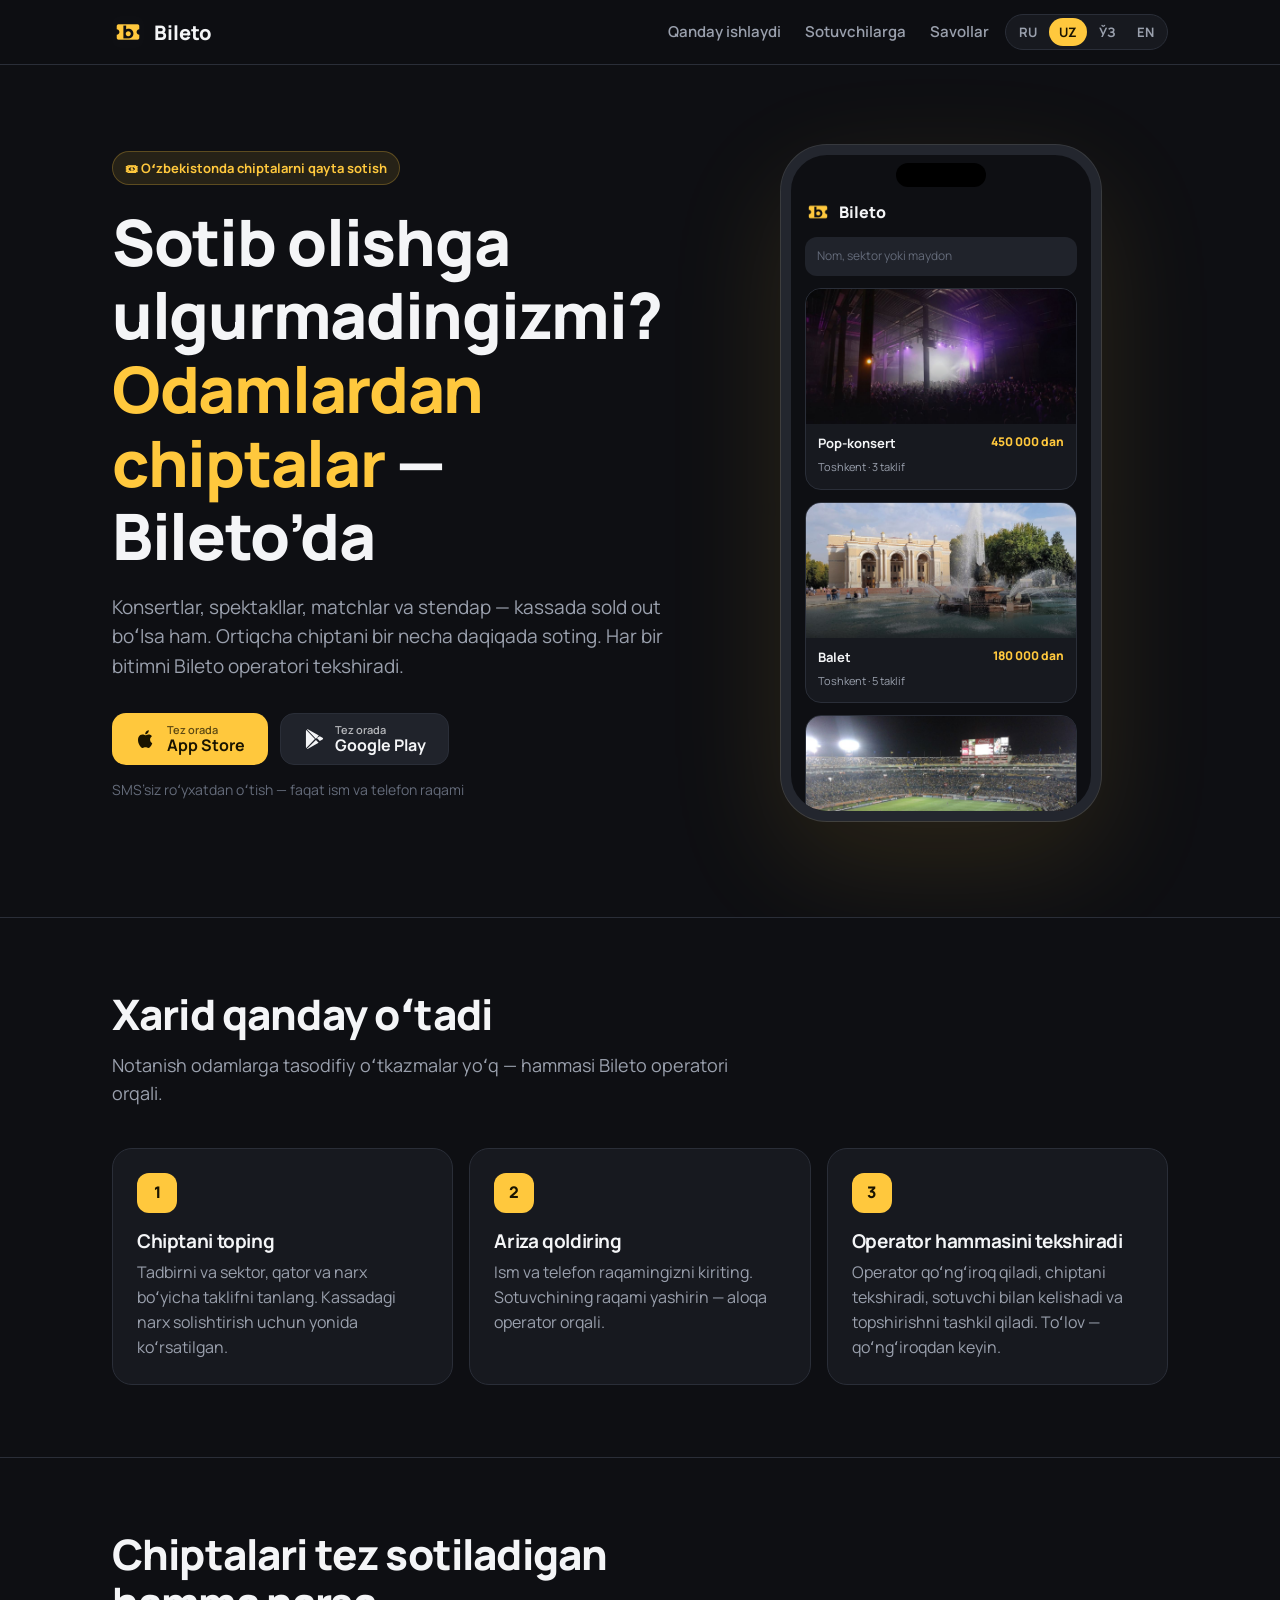
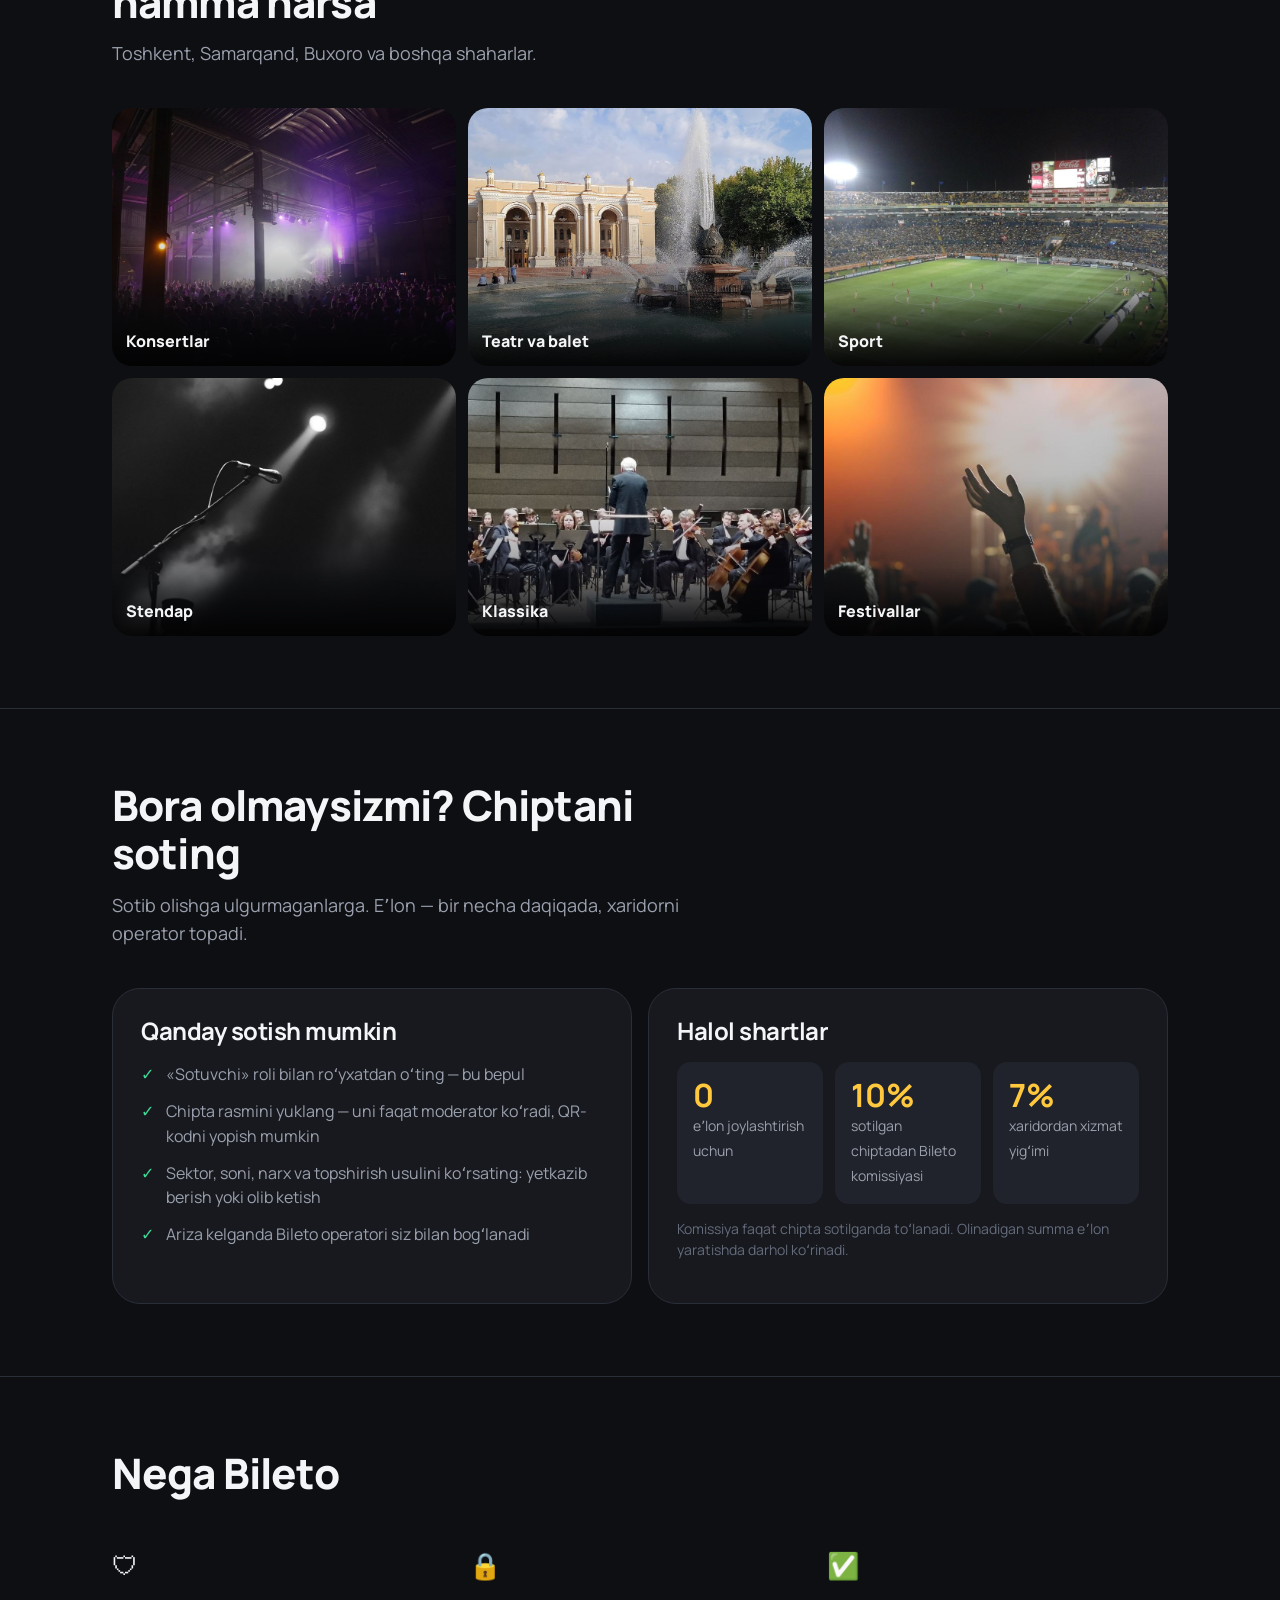
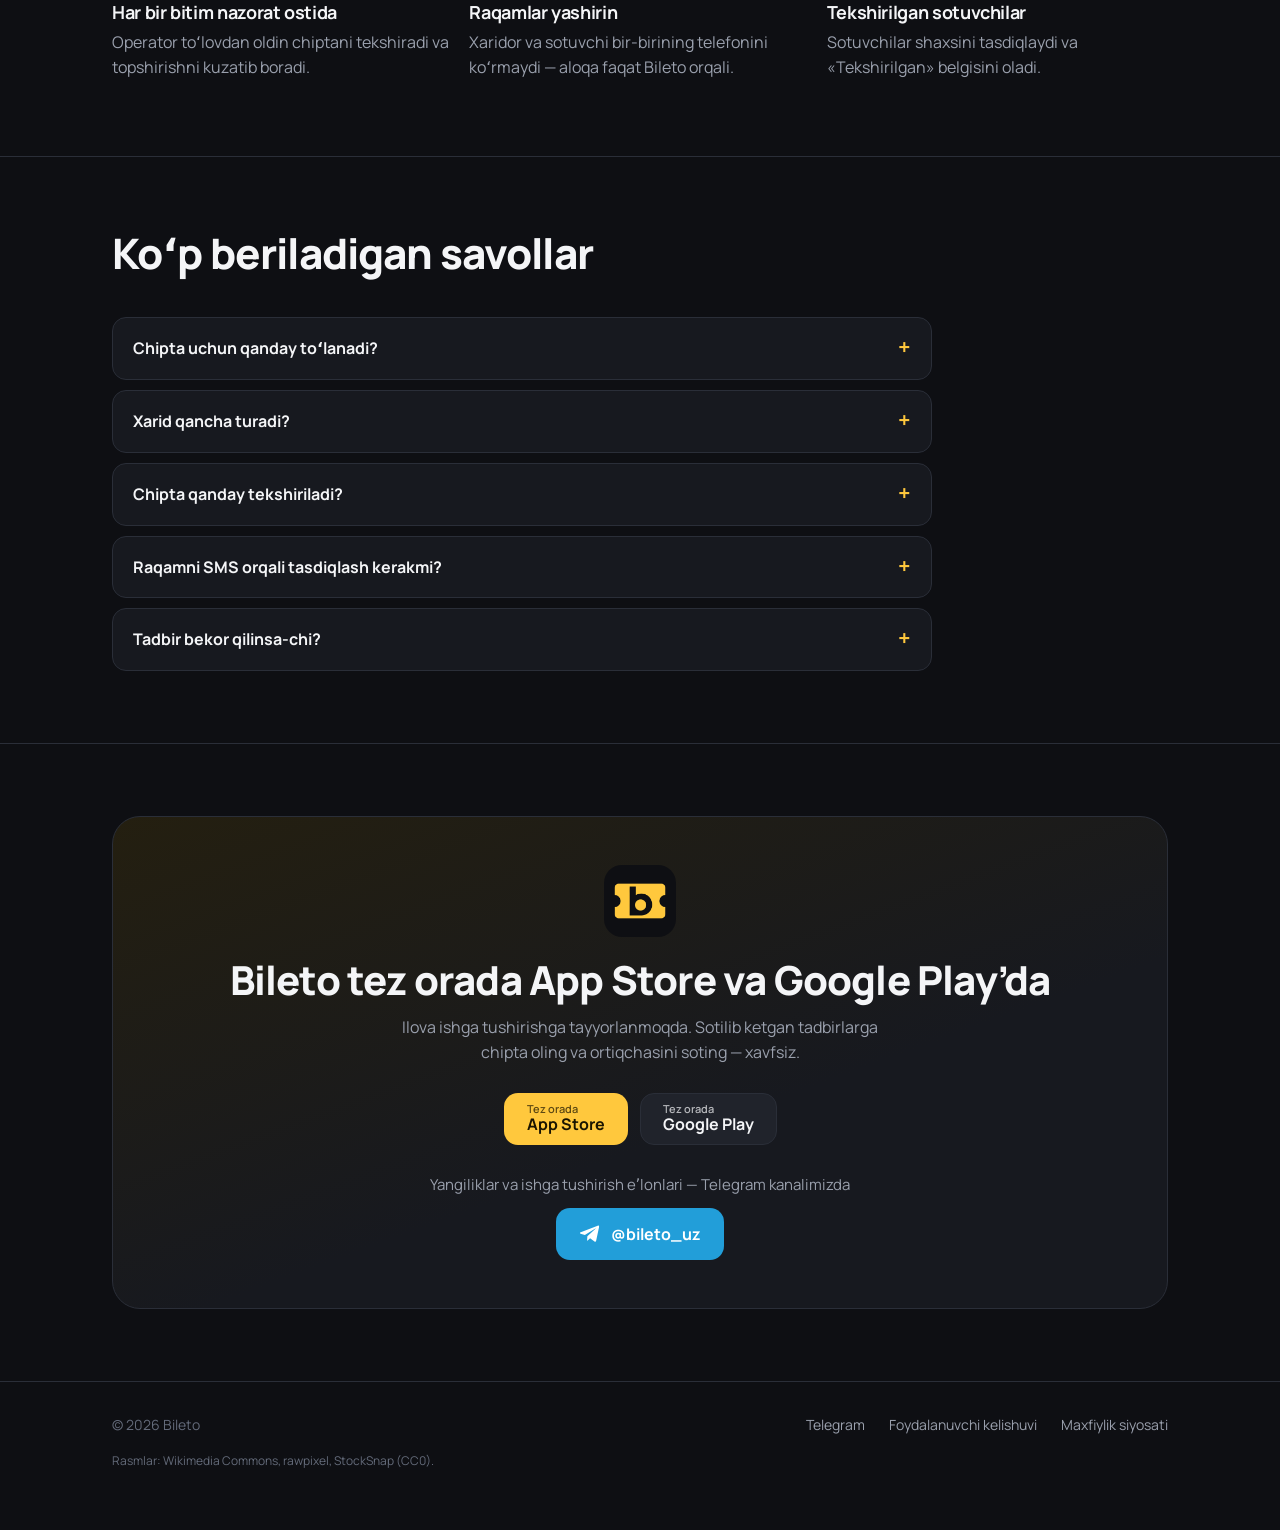
<file: uz-latn/index.html>
<!doctype html>
<html lang="uz-Latn">
<head>
<meta charset="utf-8">
<meta name="viewport" content="width=device-width, initial-scale=1">
<title>Bileto — Toshkent va Oʻzbekistonda konsert chiptalarini sotib olish va sotish</title>
<meta name="description" content="Sotilib ketgan konsertlar, spektakllar va matchlarga odamlardan chiptalar — Toshkent, Samarqand, Buxoro. Ortiqcha chiptani bir necha daqiqada soting — har bir bitimni Bileto operatori tekshiradi.">
<link rel="canonical" href="https://bileto.uz/uz-latn/">
<link rel="alternate" hreflang="ru" href="https://bileto.uz/">
<link rel="alternate" hreflang="uz-Latn" href="https://bileto.uz/uz-latn/">
<link rel="alternate" hreflang="uz-Cyrl" href="https://bileto.uz/uz/">
<link rel="alternate" hreflang="en" href="https://bileto.uz/en/">
<link rel="alternate" hreflang="x-default" href="https://bileto.uz/">
<meta property="og:type" content="website">
<meta property="og:site_name" content="Bileto">
<meta property="og:url" content="https://bileto.uz/uz-latn/">
<meta property="og:title" content="Bileto — odamlardan chiptalar">
<meta property="og:description" content="Sotilib ketgan konsertlar, spektakllar va matchlarga odamlardan chiptalar — Toshkent, Samarqand, Buxoro. Ortiqcha chiptani bir necha daqiqada soting — har bir bitimni Bileto operatori tekshiradi.">
<meta property="og:image" content="https://bileto.uz/assets/og-uz-latn.png">
<meta property="og:image:width" content="1200">
<meta property="og:image:height" content="630">
<meta property="og:locale" content="uz_UZ">
<meta property="og:locale:alternate" content="ru_RU">
<meta property="og:locale:alternate" content="en_US">
<meta name="twitter:card" content="summary_large_image">
<script type="application/ld+json">{"@context":"https://schema.org","@graph":[{"@type":"Organization","@id":"https://bileto.uz/#org","name":"Bileto","url":"https://bileto.uz/","logo":"https://bileto.uz/assets/icon.png","sameAs":["https://t.me/bileto_uz"]},{"@type":"WebSite","@id":"https://bileto.uz/#website","name":"Bileto","url":"https://bileto.uz/","inLanguage":["ru","uz-Latn","uz-Cyrl","en"],"publisher":{"@id":"https://bileto.uz/#org"}},{"@type":"WebPage","url":"https://bileto.uz/uz-latn/","name":"Bileto — Toshkent va Oʻzbekistonda konsert chiptalarini sotib olish va sotish","description":"Sotilib ketgan konsertlar, spektakllar va matchlarga odamlardan chiptalar — Toshkent, Samarqand, Buxoro. Ortiqcha chiptani bir necha daqiqada soting — har bir bitimni Bileto operatori tekshiradi.","inLanguage":"uz-Latn","isPartOf":{"@id":"https://bileto.uz/#website"}},{"@type":"FAQPage","inLanguage":"uz-Latn","mainEntity":[{"@type":"Question","name":"Chipta uchun qanday toʻlanadi?","acceptedAnswer":{"@type":"Answer","text":"Toʻlov ilova tashqarisida, operator qoʻngʻirogʻidan keyin. U summa va toʻlov usulini aytadi."}},{"@type":"Question","name":"Xarid qancha turadi?","acceptedAnswer":{"@type":"Answer","text":"Sotuvchi koʻrsatgan chipta narxi va 7% xizmat yigʻimi. Yakuniy summa ariza yuborishdan oldin koʻrinadi."}},{"@type":"Question","name":"Chipta qanday tekshiriladi?","acceptedAnswer":{"@type":"Answer","text":"Sotuvchi moderator uchun chipta rasmini yuklaydi, operator esa har bir arizada toʻlovdan oldin chiptani tekshiradi."}},{"@type":"Question","name":"Raqamni SMS orqali tasdiqlash kerakmi?","acceptedAnswer":{"@type":"Answer","text":"Yoʻq. Roʻyxatdan oʻtish uchun ism, telefon raqami va rol — xaridor yoki sotuvchi yetarli."}},{"@type":"Question","name":"Tadbir bekor qilinsa-chi?","acceptedAnswer":{"@type":"Answer","text":"Tadbirni oʻtkazish, koʻchirish va bekor qilish uchun tashkilotchi javobgar. Batafsil — foydalanuvchi kelishuvida."}}]}]}</script>
<meta name="theme-color" content="#0e0f13">
<link rel="icon" href="../assets/favicon.png">
<link rel="apple-touch-icon" href="../assets/logo-256.png">
<link rel="preconnect" href="https://fonts.googleapis.com">
<link rel="preconnect" href="https://fonts.gstatic.com" crossorigin>
<link href="https://fonts.googleapis.com/css2?family=Manrope:wght@500;600;700;800&display=swap" rel="stylesheet">
<link rel="stylesheet" href="../styles.css">
</head>
<body>

<header class="nav"><div class="wrap nav-in">
  <a class="brand" href="./"><img src="../assets/logo-256.png" alt="" width="32" height="32">Bileto</a>
  <nav class="nav-links">
    <a href="#how" data-i18n="navHow">Qanday ishlaydi</a>
    <a href="#sell" data-i18n="navSell">Sotuvchilarga</a>
    <a href="#faq" data-i18n="navFaq">Savollar</a>
  </nav>
  <nav class="langs" aria-label="Language"><a href="../" hreflang="ru" lang="ru">RU</a><a href="../uz-latn/" hreflang="uz-Latn" lang="uz-Latn" aria-current="page">UZ</a><a href="../uz/" hreflang="uz-Cyrl" lang="uz-Cyrl">ЎЗ</a><a href="../en/" hreflang="en" lang="en">EN</a></nav>
</div></header>

<main>
<div class="hero"><div class="wrap hero-grid">
  <div>
    <span class="eyebrow" data-i18n="eyebrow">🎟 Oʻzbekistonda chiptalarni qayta sotish</span>
    <h1 data-i18n-html="h1">Sotib olishga ulgurmadingizmi? <em>Odamlardan chiptalar</em> — Bileto’da</h1>
    <p class="lead" data-i18n="lead">Konsertlar, spektakllar, matchlar va stendap — kassada sold out boʻlsa ham. Ortiqcha chiptani bir necha daqiqada soting. Har bir bitimni Bileto operatori tekshiradi.</p>
    <div class="cta-row">
      <a class="btn btn-primary" href="#download">
        <svg viewBox="0 0 24 24" fill="currentColor" aria-hidden="true"><path d="M16.4 12.6c0-2.4 2-3.6 2.1-3.7-1.1-1.7-2.9-1.9-3.5-1.9-1.5-.2-2.9.9-3.7.9-.8 0-1.9-.9-3.2-.8-1.6 0-3.1 1-4 2.4-1.7 3-.4 7.4 1.2 9.8.8 1.2 1.8 2.5 3 2.4 1.2 0 1.7-.8 3.1-.8 1.5 0 1.9.8 3.2.8s2.1-1.2 2.9-2.4c.9-1.4 1.3-2.7 1.3-2.8-.1 0-2.4-.9-2.4-3.9zM14 5.4c.7-.8 1.1-1.9 1-3-1 0-2.1.7-2.8 1.5-.6.7-1.2 1.8-1 2.9 1.1.1 2.1-.6 2.8-1.4z"/></svg>
        <span class="store"><small data-i18n="soon">Tez orada</small>App Store</span>
      </a>
      <a class="btn btn-ghost" href="#download">
        <svg viewBox="0 0 24 24" fill="currentColor" aria-hidden="true"><path d="M3.6 2.3c-.3.3-.4.7-.4 1.3v16.8c0 .5.1 1 .4 1.3l9.4-9.7-9.4-9.7zm10.5 10.8 2.9 3-11.6 6.6c-.5.3-1 .3-1.3.1l10-9.7zm4.2-4.2 3 1.7c.9.5.9 1.4 0 1.9l-3 1.7-3.2-3.3 3.2-2zM4.4 1.6c.4-.2.8-.2 1.3.1L17.3 8.3l-3.2 3.3-9.7-10z"/></svg>
        <span class="store"><small data-i18n="soon">Tez orada</small>Google Play</span>
      </a>
    </div>
    <p class="cta-note" data-i18n="ctaNote">SMS’siz roʻyxatdan oʻtish — faqat ism va telefon raqami</p>
  </div>

  <div class="phone" aria-hidden="true">
    <div class="ph-top"><img src="../assets/logo-256.png" alt="" width="26" height="26">Bileto</div>
    <div class="ph-search" data-i18n="phSearch">Nom, sektor yoki maydon</div>
    <div class="ph-card"><img src="../assets/covers/pop.jpg" alt="" width="800" height="450"><div><i data-i18n="phFrom1">450 000 dan</i><b data-i18n="phCard1">Pop-konsert</b><span data-i18n="phMeta1">Toshkent · 3 taklif</span></div></div>
    <div class="ph-card"><img src="../assets/covers/theatre.jpg" alt="" width="800" height="450"><div><i data-i18n="phFrom2">180 000 dan</i><b data-i18n="phCard2">Balet</b><span data-i18n="phMeta2">Toshkent · 5 taklif</span></div></div>
    <div class="ph-card"><img src="../assets/covers/football.jpg" alt="" width="800" height="450"><div><i data-i18n="phFrom3">120 000 dan</i><b data-i18n="phCard3">Futbol</b><span data-i18n="phMeta3">Toshkent · 8 taklif</span></div></div>
  </div>
</div></div>

<section id="how"><div class="wrap">
  <div class="sec-head">
    <h2 data-i18n="howTitle">Xarid qanday oʻtadi</h2>
    <p data-i18n="howText">Notanish odamlarga tasodifiy oʻtkazmalar yoʻq — hammasi Bileto operatori orqali.</p>
  </div>
  <div class="steps">
    <div class="step"><h3 data-i18n="s1t">Chiptani toping</h3><p data-i18n="s1p">Tadbirni va sektor, qator va narx boʻyicha taklifni tanlang. Kassadagi narx solishtirish uchun yonida koʻrsatilgan.</p></div>
    <div class="step"><h3 data-i18n="s2t">Ariza qoldiring</h3><p data-i18n="s2p">Ism va telefon raqamingizni kiriting. Sotuvchining raqami yashirin — aloqa operator orqali.</p></div>
    <div class="step"><h3 data-i18n="s3t">Operator hammasini tekshiradi</h3><p data-i18n="s3p">Operator qoʻngʻiroq qiladi, chiptani tekshiradi, sotuvchi bilan kelishadi va topshirishni tashkil qiladi. Toʻlov — qoʻngʻiroqdan keyin.</p></div>
  </div>
</div></section>

<section><div class="wrap">
  <div class="sec-head">
    <h2 data-i18n="evTitle">Chiptalari tez sotiladigan hamma narsa</h2>
    <p data-i18n="evText">Toshkent, Samarqand, Buxoro va boshqa shaharlar.</p>
  </div>
  <div class="events">
    <div class="ev"><img src="../assets/covers/pop.jpg" alt="" width="800" height="450" loading="lazy" decoding="async"><span data-i18n="ev1">Konsertlar</span></div>
    <div class="ev"><img src="../assets/covers/theatre.jpg" alt="" width="800" height="450" loading="lazy" decoding="async"><span data-i18n="ev2">Teatr va balet</span></div>
    <div class="ev"><img src="../assets/covers/football.jpg" alt="" width="800" height="450" loading="lazy" decoding="async"><span data-i18n="ev3">Sport</span></div>
    <div class="ev"><img src="../assets/covers/standup.jpg" alt="" width="800" height="450" loading="lazy" decoding="async"><span data-i18n="ev4">Stendap</span></div>
    <div class="ev"><img src="../assets/covers/orchestra.jpg" alt="" width="800" height="450" loading="lazy" decoding="async"><span data-i18n="ev5">Klassika</span></div>
    <div class="ev"><img src="../assets/covers/festival.jpg" alt="" width="800" height="450" loading="lazy" decoding="async"><span data-i18n="ev6">Festivallar</span></div>
  </div>
</div></section>

<section id="sell"><div class="wrap">
  <div class="sec-head">
    <h2 data-i18n="sellTitle">Bora olmaysizmi? Chiptani soting</h2>
    <p data-i18n="sellText">Sotib olishga ulgurmaganlarga. Eʼlon — bir necha daqiqada, xaridorni operator topadi.</p>
  </div>
  <div class="split">
    <div class="panel">
      <h3 data-i18n="sellHow">Qanday sotish mumkin</h3>
      <ul class="checks">
        <li data-i18n="c1">«Sotuvchi» roli bilan roʻyxatdan oʻting — bu bepul</li>
        <li data-i18n="c2">Chipta rasmini yuklang — uni faqat moderator koʻradi, QR-kodni yopish mumkin</li>
        <li data-i18n="c3">Sektor, soni, narx va topshirish usulini koʻrsating: yetkazib berish yoki olib ketish</li>
        <li data-i18n="c4">Ariza kelganda Bileto operatori siz bilan bogʻlanadi</li>
      </ul>
    </div>
    <div class="panel">
      <h3 data-i18n="feeTitle">Halol shartlar</h3>
      <div class="fees">
        <div class="fee"><b>0</b><span data-i18n="fee0">eʼlon joylashtirish uchun</span></div>
        <div class="fee"><b>10%</b><span data-i18n="fee1">sotilgan chiptadan Bileto komissiyasi</span></div>
        <div class="fee"><b>7%</b><span data-i18n="fee2">xaridordan xizmat yigʻimi</span></div>
      </div>
      <p class="cta-note" data-i18n="feeNote">Komissiya faqat chipta sotilganda toʻlanadi. Olinadigan summa eʼlon yaratishda darhol koʻrinadi.</p>
    </div>
  </div>
</div></section>

<section><div class="wrap">
  <div class="sec-head"><h2 data-i18n="trustTitle">Nega Bileto</h2></div>
  <div class="trust">
    <div><div class="ic">🛡</div><h3 data-i18n="t1t">Har bir bitim nazorat ostida</h3><p data-i18n="t1p">Operator toʻlovdan oldin chiptani tekshiradi va topshirishni kuzatib boradi.</p></div>
    <div><div class="ic">🔒</div><h3 data-i18n="t2t">Raqamlar yashirin</h3><p data-i18n="t2p">Xaridor va sotuvchi bir-birining telefonini koʻrmaydi — aloqa faqat Bileto orqali.</p></div>
    <div><div class="ic">✅</div><h3 data-i18n="t3t">Tekshirilgan sotuvchilar</h3><p data-i18n="t3p">Sotuvchilar shaxsini tasdiqlaydi va «Tekshirilgan» belgisini oladi.</p></div>
  </div>
</div></section>

<section id="faq"><div class="wrap">
  <div class="sec-head"><h2 data-i18n="faqTitle">Koʻp beriladigan savollar</h2></div>
  <div class="faq">
    <details><summary data-i18n="q1">Chipta uchun qanday toʻlanadi?</summary><p data-i18n="a1">Toʻlov ilova tashqarisida, operator qoʻngʻirogʻidan keyin. U summa va toʻlov usulini aytadi.</p></details>
    <details><summary data-i18n="q2">Xarid qancha turadi?</summary><p data-i18n="a2">Sotuvchi koʻrsatgan chipta narxi va 7% xizmat yigʻimi. Yakuniy summa ariza yuborishdan oldin koʻrinadi.</p></details>
    <details><summary data-i18n="q3">Chipta qanday tekshiriladi?</summary><p data-i18n="a3">Sotuvchi moderator uchun chipta rasmini yuklaydi, operator esa har bir arizada toʻlovdan oldin chiptani tekshiradi.</p></details>
    <details><summary data-i18n="q4">Raqamni SMS orqali tasdiqlash kerakmi?</summary><p data-i18n="a4">Yoʻq. Roʻyxatdan oʻtish uchun ism, telefon raqami va rol — xaridor yoki sotuvchi yetarli.</p></details>
    <details><summary data-i18n="q5">Tadbir bekor qilinsa-chi?</summary><p data-i18n="a5">Tadbirni oʻtkazish, koʻchirish va bekor qilish uchun tashkilotchi javobgar. Batafsil — foydalanuvchi kelishuvida.</p></details>
  </div>
</div></section>

<section id="download" class="final"><div class="wrap">
  <div class="panel">
    <img src="../assets/logo-256.png" alt="Bileto" width="72" height="72" loading="lazy">
    <h2 data-i18n="finalTitle">Bileto tez orada App Store va Google Play’da</h2>
    <p data-i18n="finalText">Ilova ishga tushirishga tayyorlanmoqda. Sotilib ketgan tadbirlarga chipta oling va ortiqchasini soting — xavfsiz.</p>
    <div class="cta-row">
      <span class="btn btn-primary"><span class="store"><small data-i18n="soon">Tez orada</small>App Store</span></span>
      <span class="btn btn-ghost"><span class="store"><small data-i18n="soon">Tez orada</small>Google Play</span></span>
    </div>
    <p class="tg-note" data-i18n="tgNote">Yangiliklar va ishga tushirish eʼlonlari — Telegram kanalimizda</p>
    <a class="btn btn-tg" href="https://t.me/bileto_uz" target="_blank" rel="noopener">
      <svg viewBox="0 0 24 24" fill="currentColor" aria-hidden="true"><path d="M21.9 4.3 18.7 19.4c-.2 1-.9 1.3-1.8.8l-4.8-3.6-2.3 2.2c-.3.3-.5.5-1 .5l.3-4.9 8.9-8c.4-.3-.1-.5-.6-.2L6.4 13.1l-4.7-1.5c-1-.3-1-1 .2-1.5L20.4 2.9c.9-.3 1.6.2 1.5 1.4z"/></svg>
      @bileto_uz
    </a>
  </div>
</div></section>
</main>

<footer><div class="wrap">
  <div class="foot">
    <span>© 2026 Bileto</span>
    <span class="sp"></span>
    <a href="https://t.me/bileto_uz" target="_blank" rel="noopener">Telegram</a>
    <a href="../legal/terms.uz-latn.html" data-i18n="terms">Foydalanuvchi kelishuvi</a>
    <a href="../legal/privacy.uz-latn.html" data-i18n="privacy">Maxfiylik siyosati</a>
  </div>
  <p class="credits" data-i18n="credits">Rasmlar: Wikimedia Commons, rawpixel, StockSnap (CC0).</p>
</div></footer>

</body>
</html>
</file>
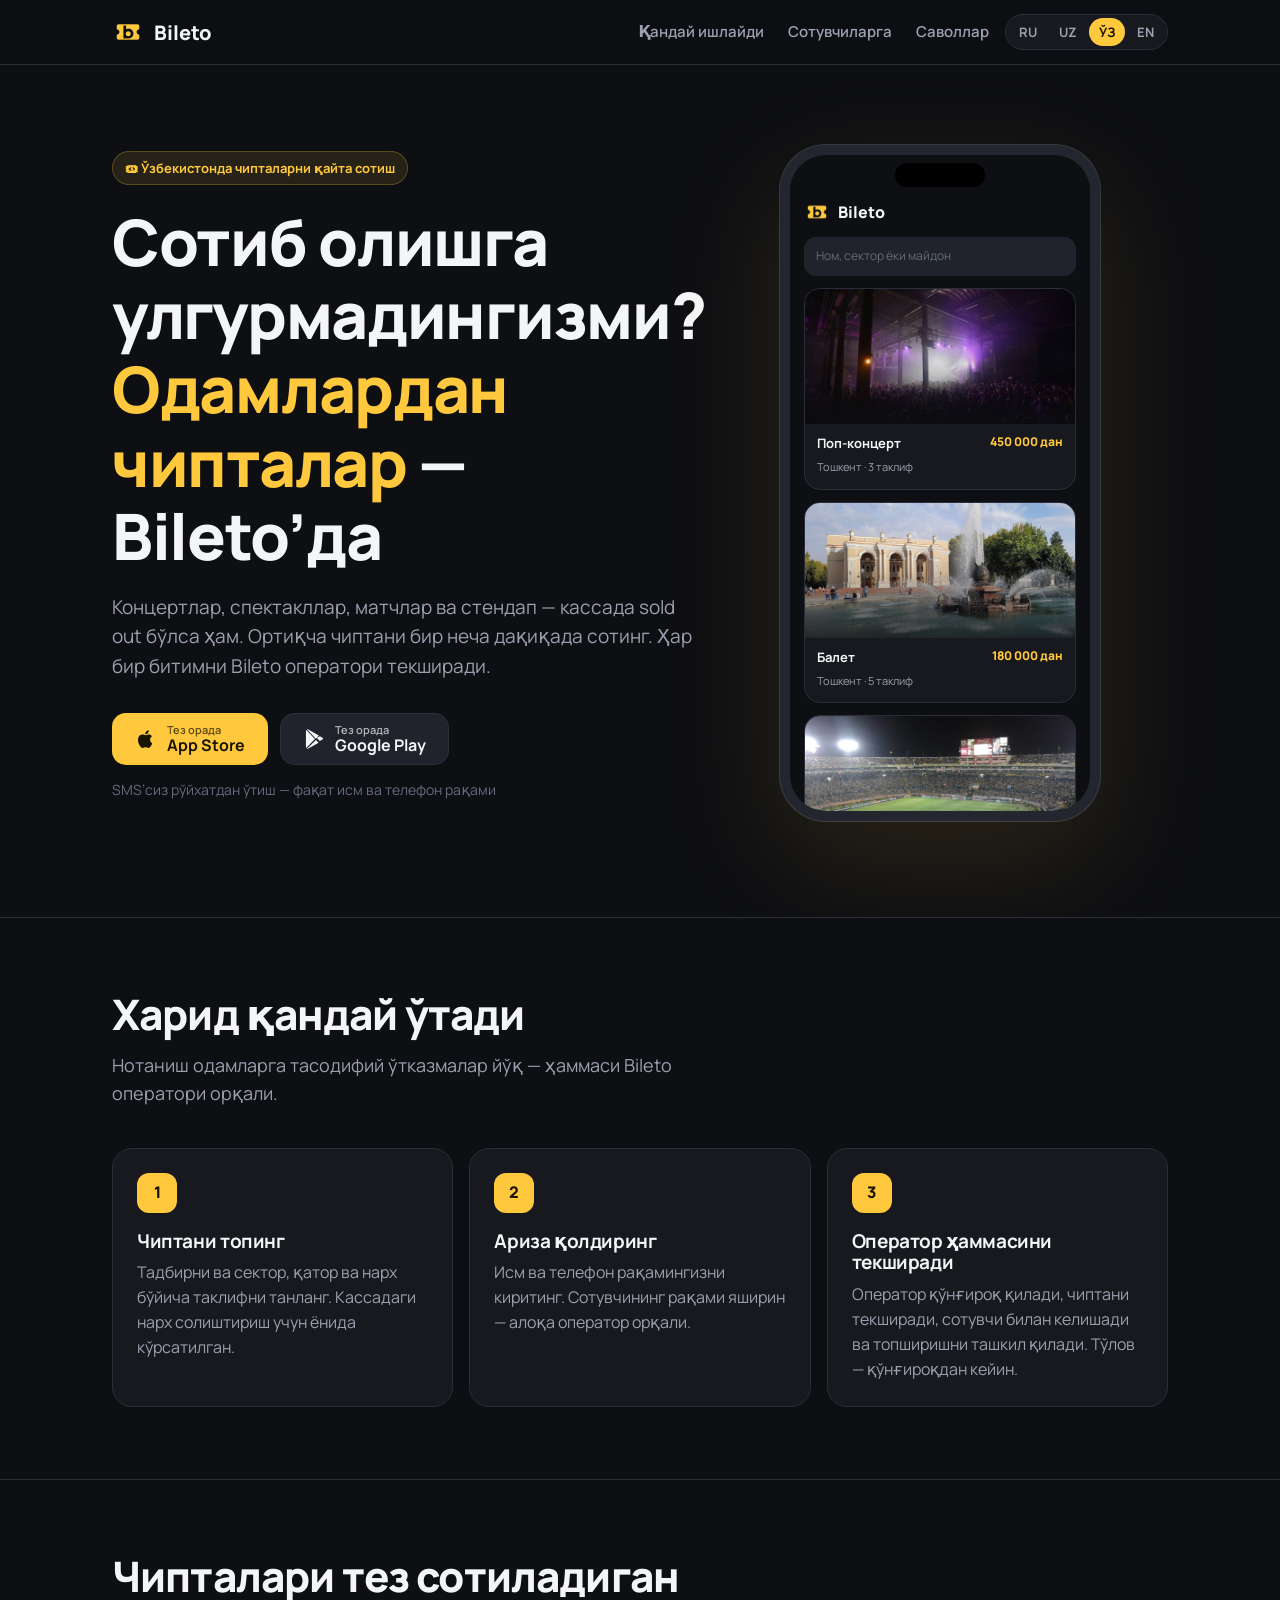
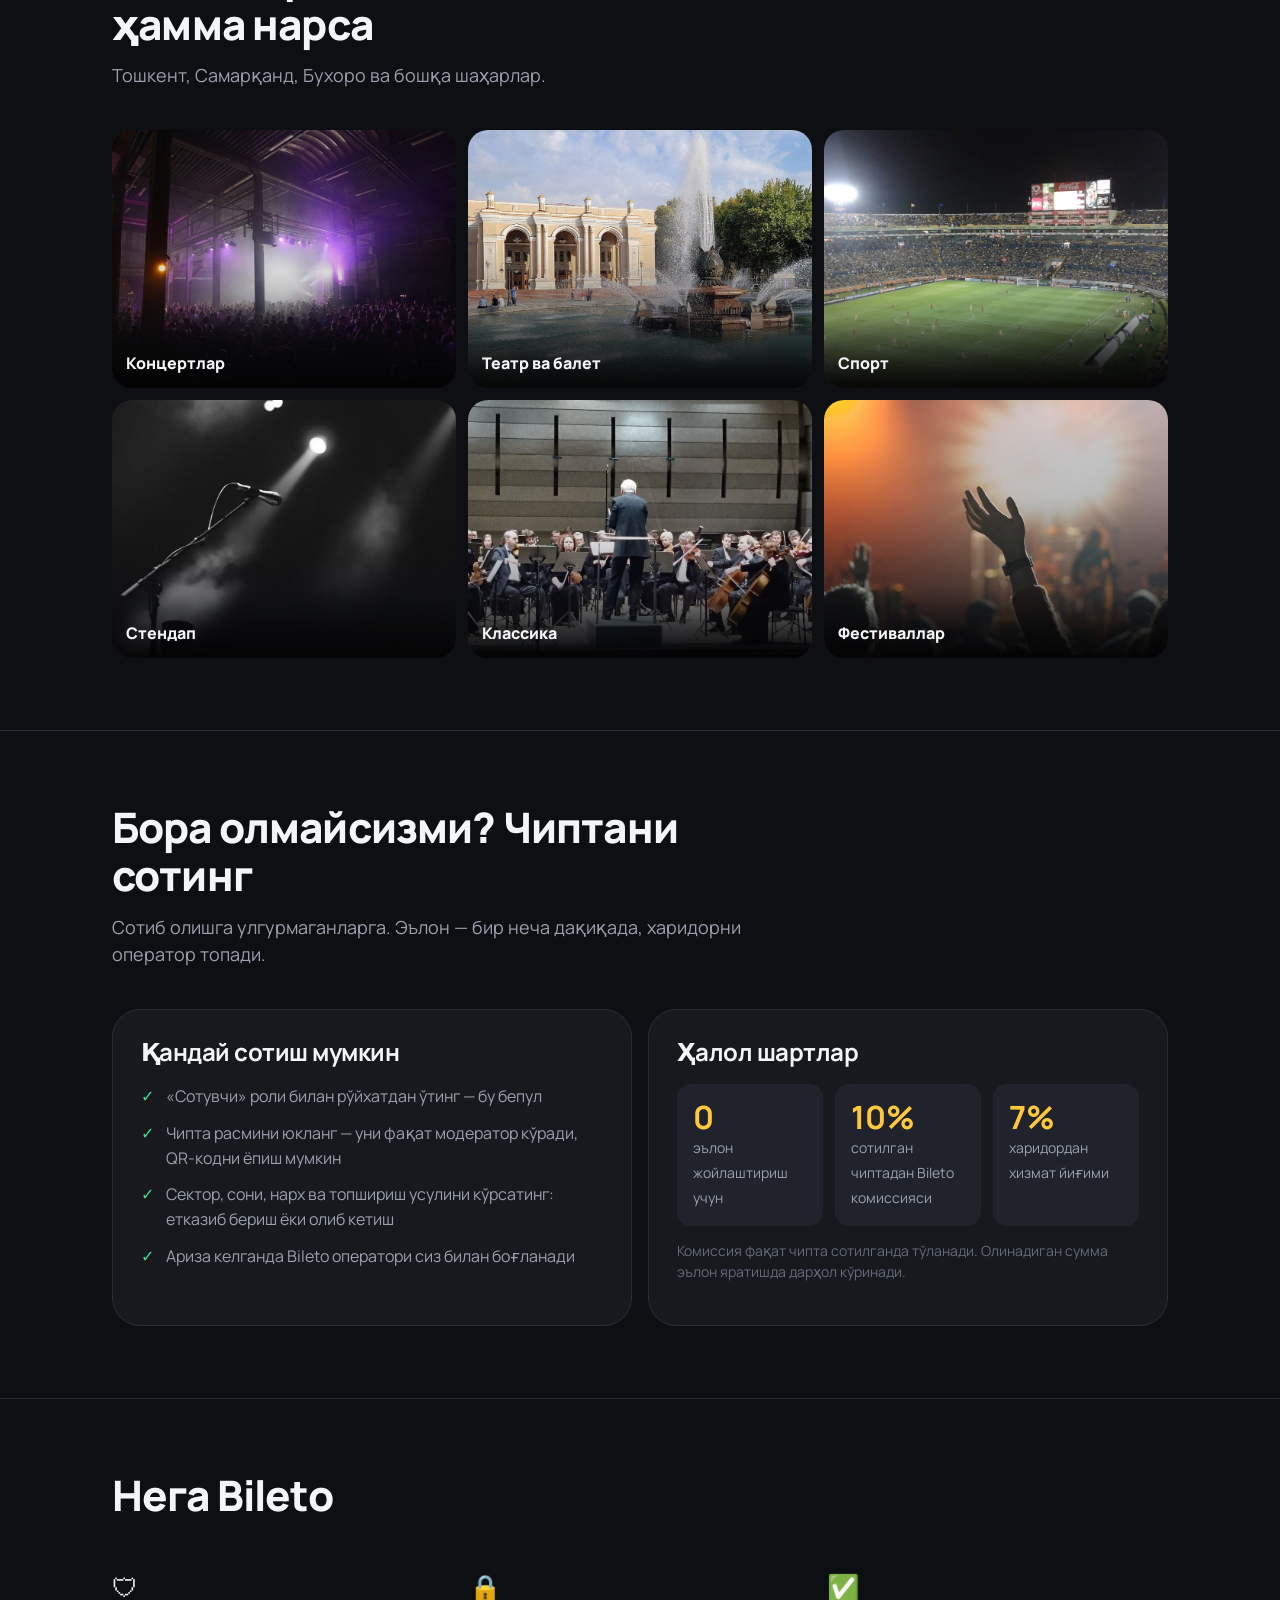
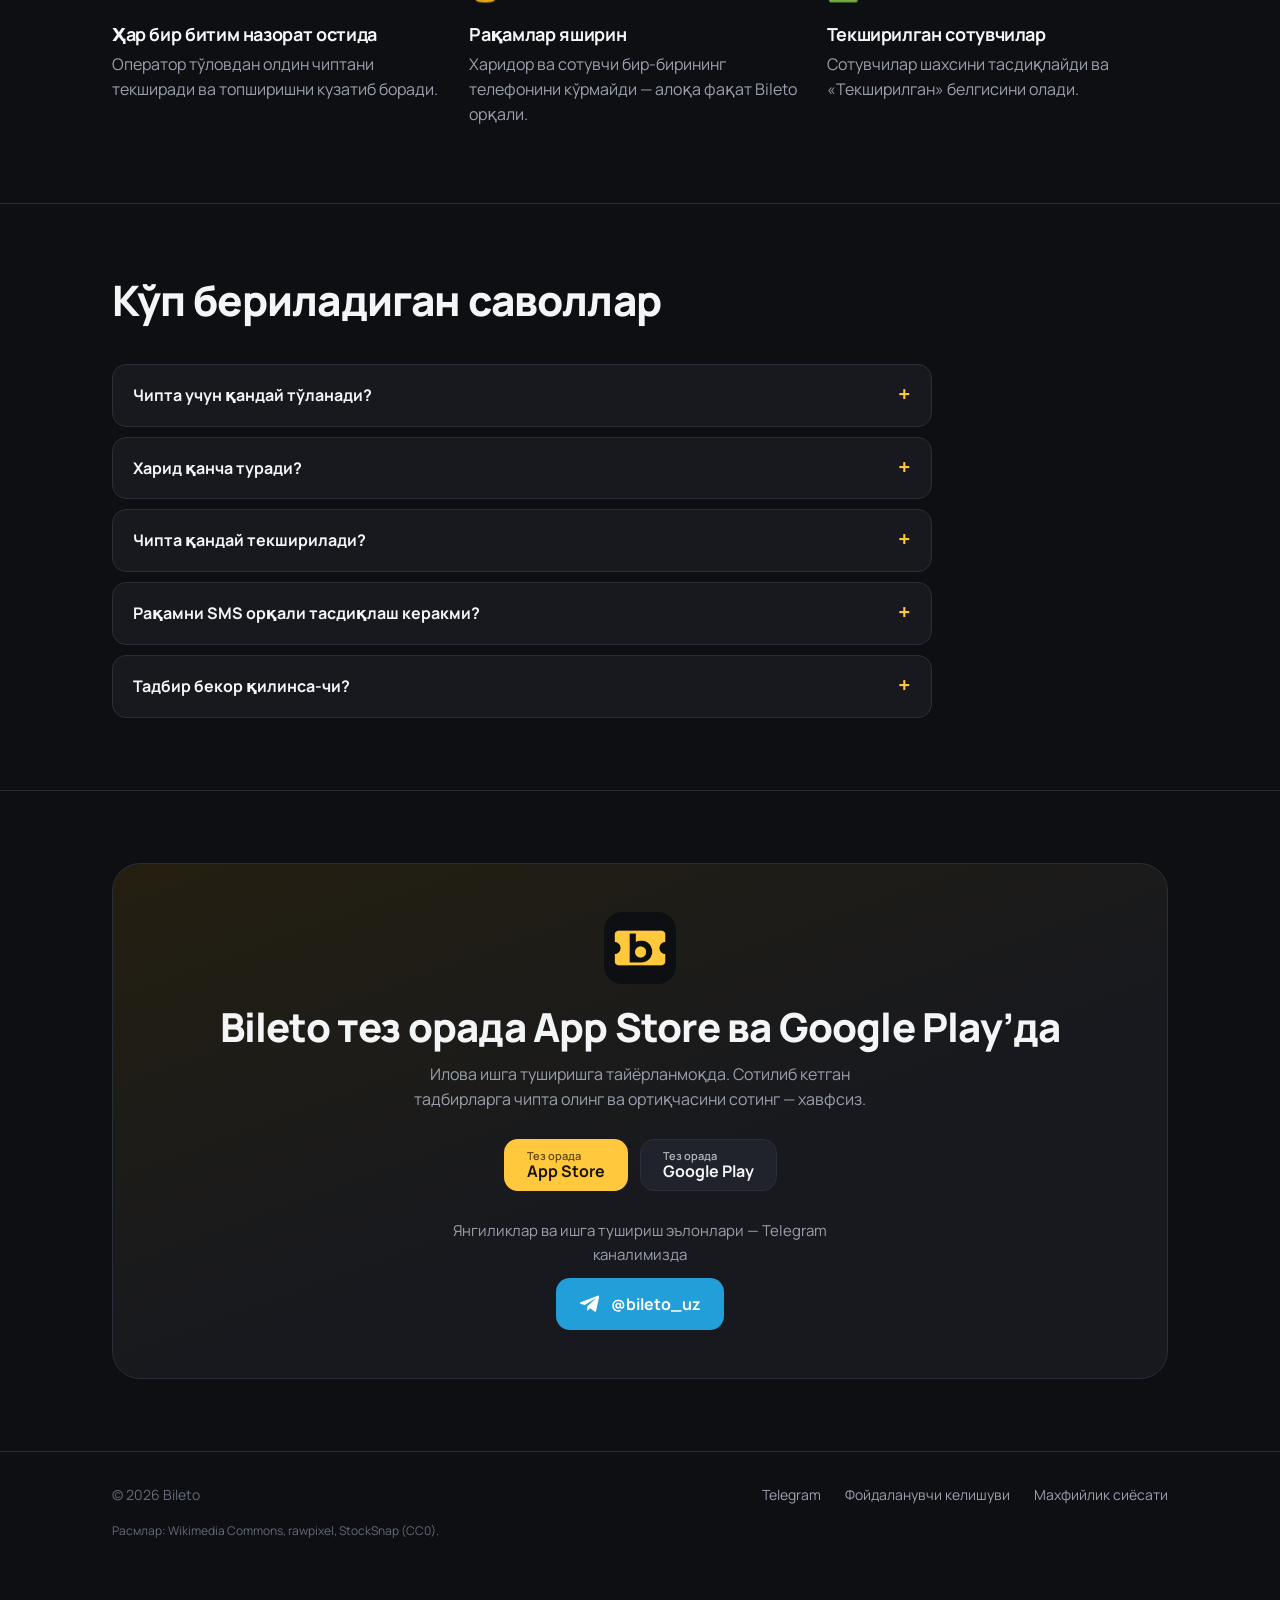
<file: uz/index.html>
<!doctype html>
<html lang="uz-Cyrl">
<head>
<meta charset="utf-8">
<meta name="viewport" content="width=device-width, initial-scale=1">
<title>Bileto — Тошкент ва Ўзбекистонда концерт чипталарини сотиб олиш ва сотиш</title>
<meta name="description" content="Сотилиб кетган концертлар, спектакллар ва матчларга одамлардан чипталар — Тошкент, Самарқанд, Бухоро. Ортиқча чиптани бир неча дақиқада сотинг — ҳар бир битимни Bileto оператори текширади.">
<link rel="canonical" href="https://bileto.uz/uz/">
<link rel="alternate" hreflang="ru" href="https://bileto.uz/">
<link rel="alternate" hreflang="uz-Latn" href="https://bileto.uz/uz-latn/">
<link rel="alternate" hreflang="uz-Cyrl" href="https://bileto.uz/uz/">
<link rel="alternate" hreflang="en" href="https://bileto.uz/en/">
<link rel="alternate" hreflang="x-default" href="https://bileto.uz/">
<meta property="og:type" content="website">
<meta property="og:site_name" content="Bileto">
<meta property="og:url" content="https://bileto.uz/uz/">
<meta property="og:title" content="Bileto — одамлардан чипталар">
<meta property="og:description" content="Сотилиб кетган концертлар, спектакллар ва матчларга одамлардан чипталар — Тошкент, Самарқанд, Бухоро. Ортиқча чиптани бир неча дақиқада сотинг — ҳар бир битимни Bileto оператори текширади.">
<meta property="og:image" content="https://bileto.uz/assets/og-uz.png">
<meta property="og:image:width" content="1200">
<meta property="og:image:height" content="630">
<meta property="og:locale" content="uz_UZ">
<meta property="og:locale:alternate" content="ru_RU">
<meta property="og:locale:alternate" content="en_US">
<meta name="twitter:card" content="summary_large_image">
<script type="application/ld+json">{"@context":"https://schema.org","@graph":[{"@type":"Organization","@id":"https://bileto.uz/#org","name":"Bileto","url":"https://bileto.uz/","logo":"https://bileto.uz/assets/icon.png","sameAs":["https://t.me/bileto_uz"]},{"@type":"WebSite","@id":"https://bileto.uz/#website","name":"Bileto","url":"https://bileto.uz/","inLanguage":["ru","uz-Latn","uz-Cyrl","en"],"publisher":{"@id":"https://bileto.uz/#org"}},{"@type":"WebPage","url":"https://bileto.uz/uz/","name":"Bileto — Тошкент ва Ўзбекистонда концерт чипталарини сотиб олиш ва сотиш","description":"Сотилиб кетган концертлар, спектакллар ва матчларга одамлардан чипталар — Тошкент, Самарқанд, Бухоро. Ортиқча чиптани бир неча дақиқада сотинг — ҳар бир битимни Bileto оператори текширади.","inLanguage":"uz-Cyrl","isPartOf":{"@id":"https://bileto.uz/#website"}},{"@type":"FAQPage","inLanguage":"uz-Cyrl","mainEntity":[{"@type":"Question","name":"Чипта учун қандай тўланади?","acceptedAnswer":{"@type":"Answer","text":"Тўлов илова ташқарисида, оператор қўнғироғидан кейин. У сумма ва тўлов усулини айтади."}},{"@type":"Question","name":"Харид қанча туради?","acceptedAnswer":{"@type":"Answer","text":"Сотувчи кўрсатган чипта нархи ва 7% хизмат йиғими. Якуний сумма ариза юборишдан олдин кўринади."}},{"@type":"Question","name":"Чипта қандай текширилади?","acceptedAnswer":{"@type":"Answer","text":"Сотувчи модератор учун чипта расмини юклайди, оператор эса ҳар бир аризада тўловдан олдин чиптани текширади."}},{"@type":"Question","name":"Рақамни SMS орқали тасдиқлаш керакми?","acceptedAnswer":{"@type":"Answer","text":"Йўқ. Рўйхатдан ўтиш учун исм, телефон рақами ва рол — харидор ёки сотувчи етарли."}},{"@type":"Question","name":"Тадбир бекор қилинса-чи?","acceptedAnswer":{"@type":"Answer","text":"Тадбирни ўтказиш, кўчириш ва бекор қилиш учун ташкилотчи жавобгар. Батафсил — фойдаланувчи келишувида."}}]}]}</script>
<meta name="theme-color" content="#0e0f13">
<link rel="icon" href="../assets/favicon.png">
<link rel="apple-touch-icon" href="../assets/logo-256.png">
<link rel="preconnect" href="https://fonts.googleapis.com">
<link rel="preconnect" href="https://fonts.gstatic.com" crossorigin>
<link href="https://fonts.googleapis.com/css2?family=Manrope:wght@500;600;700;800&display=swap" rel="stylesheet">
<link rel="stylesheet" href="../styles.css">
</head>
<body>

<header class="nav"><div class="wrap nav-in">
  <a class="brand" href="./"><img src="../assets/logo-256.png" alt="" width="32" height="32">Bileto</a>
  <nav class="nav-links">
    <a href="#how" data-i18n="navHow">Қандай ишлайди</a>
    <a href="#sell" data-i18n="navSell">Сотувчиларга</a>
    <a href="#faq" data-i18n="navFaq">Саволлар</a>
  </nav>
  <nav class="langs" aria-label="Language"><a href="../" hreflang="ru" lang="ru">RU</a><a href="../uz-latn/" hreflang="uz-Latn" lang="uz-Latn">UZ</a><a href="../uz/" hreflang="uz-Cyrl" lang="uz-Cyrl" aria-current="page">ЎЗ</a><a href="../en/" hreflang="en" lang="en">EN</a></nav>
</div></header>

<main>
<div class="hero"><div class="wrap hero-grid">
  <div>
    <span class="eyebrow" data-i18n="eyebrow">🎟 Ўзбекистонда чипталарни қайта сотиш</span>
    <h1 data-i18n-html="h1">Сотиб олишга улгурмадингизми? <em>Одамлардан чипталар</em> — Bileto’да</h1>
    <p class="lead" data-i18n="lead">Концертлар, спектакллар, матчлар ва стендап — кассада sold out бўлса ҳам. Ортиқча чиптани бир неча дақиқада сотинг. Ҳар бир битимни Bileto оператори текширади.</p>
    <div class="cta-row">
      <a class="btn btn-primary" href="#download">
        <svg viewBox="0 0 24 24" fill="currentColor" aria-hidden="true"><path d="M16.4 12.6c0-2.4 2-3.6 2.1-3.7-1.1-1.7-2.9-1.9-3.5-1.9-1.5-.2-2.9.9-3.7.9-.8 0-1.9-.9-3.2-.8-1.6 0-3.1 1-4 2.4-1.7 3-.4 7.4 1.2 9.8.8 1.2 1.8 2.5 3 2.4 1.2 0 1.7-.8 3.1-.8 1.5 0 1.9.8 3.2.8s2.1-1.2 2.9-2.4c.9-1.4 1.3-2.7 1.3-2.8-.1 0-2.4-.9-2.4-3.9zM14 5.4c.7-.8 1.1-1.9 1-3-1 0-2.1.7-2.8 1.5-.6.7-1.2 1.8-1 2.9 1.1.1 2.1-.6 2.8-1.4z"/></svg>
        <span class="store"><small data-i18n="soon">Тез орада</small>App Store</span>
      </a>
      <a class="btn btn-ghost" href="#download">
        <svg viewBox="0 0 24 24" fill="currentColor" aria-hidden="true"><path d="M3.6 2.3c-.3.3-.4.7-.4 1.3v16.8c0 .5.1 1 .4 1.3l9.4-9.7-9.4-9.7zm10.5 10.8 2.9 3-11.6 6.6c-.5.3-1 .3-1.3.1l10-9.7zm4.2-4.2 3 1.7c.9.5.9 1.4 0 1.9l-3 1.7-3.2-3.3 3.2-2zM4.4 1.6c.4-.2.8-.2 1.3.1L17.3 8.3l-3.2 3.3-9.7-10z"/></svg>
        <span class="store"><small data-i18n="soon">Тез орада</small>Google Play</span>
      </a>
    </div>
    <p class="cta-note" data-i18n="ctaNote">SMS’сиз рўйхатдан ўтиш — фақат исм ва телефон рақами</p>
  </div>

  <div class="phone" aria-hidden="true">
    <div class="ph-top"><img src="../assets/logo-256.png" alt="" width="26" height="26">Bileto</div>
    <div class="ph-search" data-i18n="phSearch">Ном, сектор ёки майдон</div>
    <div class="ph-card"><img src="../assets/covers/pop.jpg" alt="" width="800" height="450"><div><i data-i18n="phFrom1">450 000 дан</i><b data-i18n="phCard1">Поп-концерт</b><span data-i18n="phMeta1">Тошкент · 3 таклиф</span></div></div>
    <div class="ph-card"><img src="../assets/covers/theatre.jpg" alt="" width="800" height="450"><div><i data-i18n="phFrom2">180 000 дан</i><b data-i18n="phCard2">Балет</b><span data-i18n="phMeta2">Тошкент · 5 таклиф</span></div></div>
    <div class="ph-card"><img src="../assets/covers/football.jpg" alt="" width="800" height="450"><div><i data-i18n="phFrom3">120 000 дан</i><b data-i18n="phCard3">Футбол</b><span data-i18n="phMeta3">Тошкент · 8 таклиф</span></div></div>
  </div>
</div></div>

<section id="how"><div class="wrap">
  <div class="sec-head">
    <h2 data-i18n="howTitle">Харид қандай ўтади</h2>
    <p data-i18n="howText">Нотаниш одамларга тасодифий ўтказмалар йўқ — ҳаммаси Bileto оператори орқали.</p>
  </div>
  <div class="steps">
    <div class="step"><h3 data-i18n="s1t">Чиптани топинг</h3><p data-i18n="s1p">Тадбирни ва сектор, қатор ва нарх бўйича таклифни танланг. Кассадаги нарх солиштириш учун ёнида кўрсатилган.</p></div>
    <div class="step"><h3 data-i18n="s2t">Ариза қолдиринг</h3><p data-i18n="s2p">Исм ва телефон рақамингизни киритинг. Сотувчининг рақами яширин — алоқа оператор орқали.</p></div>
    <div class="step"><h3 data-i18n="s3t">Оператор ҳаммасини текширади</h3><p data-i18n="s3p">Оператор қўнғироқ қилади, чиптани текширади, сотувчи билан келишади ва топширишни ташкил қилади. Тўлов — қўнғироқдан кейин.</p></div>
  </div>
</div></section>

<section><div class="wrap">
  <div class="sec-head">
    <h2 data-i18n="evTitle">Чипталари тез сотиладиган ҳамма нарса</h2>
    <p data-i18n="evText">Тошкент, Самарқанд, Бухоро ва бошқа шаҳарлар.</p>
  </div>
  <div class="events">
    <div class="ev"><img src="../assets/covers/pop.jpg" alt="" width="800" height="450" loading="lazy" decoding="async"><span data-i18n="ev1">Концертлар</span></div>
    <div class="ev"><img src="../assets/covers/theatre.jpg" alt="" width="800" height="450" loading="lazy" decoding="async"><span data-i18n="ev2">Театр ва балет</span></div>
    <div class="ev"><img src="../assets/covers/football.jpg" alt="" width="800" height="450" loading="lazy" decoding="async"><span data-i18n="ev3">Спорт</span></div>
    <div class="ev"><img src="../assets/covers/standup.jpg" alt="" width="800" height="450" loading="lazy" decoding="async"><span data-i18n="ev4">Стендап</span></div>
    <div class="ev"><img src="../assets/covers/orchestra.jpg" alt="" width="800" height="450" loading="lazy" decoding="async"><span data-i18n="ev5">Классика</span></div>
    <div class="ev"><img src="../assets/covers/festival.jpg" alt="" width="800" height="450" loading="lazy" decoding="async"><span data-i18n="ev6">Фестиваллар</span></div>
  </div>
</div></section>

<section id="sell"><div class="wrap">
  <div class="sec-head">
    <h2 data-i18n="sellTitle">Бора олмайсизми? Чиптани сотинг</h2>
    <p data-i18n="sellText">Сотиб олишга улгурмаганларга. Эълон — бир неча дақиқада, харидорни оператор топади.</p>
  </div>
  <div class="split">
    <div class="panel">
      <h3 data-i18n="sellHow">Қандай сотиш мумкин</h3>
      <ul class="checks">
        <li data-i18n="c1">«Сотувчи» роли билан рўйхатдан ўтинг — бу бепул</li>
        <li data-i18n="c2">Чипта расмини юкланг — уни фақат модератор кўради, QR-кодни ёпиш мумкин</li>
        <li data-i18n="c3">Сектор, сони, нарх ва топшириш усулини кўрсатинг: етказиб бериш ёки олиб кетиш</li>
        <li data-i18n="c4">Ариза келганда Bileto оператори сиз билан боғланади</li>
      </ul>
    </div>
    <div class="panel">
      <h3 data-i18n="feeTitle">Ҳалол шартлар</h3>
      <div class="fees">
        <div class="fee"><b>0</b><span data-i18n="fee0">эълон жойлаштириш учун</span></div>
        <div class="fee"><b>10%</b><span data-i18n="fee1">сотилган чиптадан Bileto комиссияси</span></div>
        <div class="fee"><b>7%</b><span data-i18n="fee2">харидордан хизмат йиғими</span></div>
      </div>
      <p class="cta-note" data-i18n="feeNote">Комиссия фақат чипта сотилганда тўланади. Олинадиган сумма эълон яратишда дарҳол кўринади.</p>
    </div>
  </div>
</div></section>

<section><div class="wrap">
  <div class="sec-head"><h2 data-i18n="trustTitle">Нега Bileto</h2></div>
  <div class="trust">
    <div><div class="ic">🛡</div><h3 data-i18n="t1t">Ҳар бир битим назорат остида</h3><p data-i18n="t1p">Оператор тўловдан олдин чиптани текширади ва топширишни кузатиб боради.</p></div>
    <div><div class="ic">🔒</div><h3 data-i18n="t2t">Рақамлар яширин</h3><p data-i18n="t2p">Харидор ва сотувчи бир-бирининг телефонини кўрмайди — алоқа фақат Bileto орқали.</p></div>
    <div><div class="ic">✅</div><h3 data-i18n="t3t">Текширилган сотувчилар</h3><p data-i18n="t3p">Сотувчилар шахсини тасдиқлайди ва «Текширилган» белгисини олади.</p></div>
  </div>
</div></section>

<section id="faq"><div class="wrap">
  <div class="sec-head"><h2 data-i18n="faqTitle">Кўп бериладиган саволлар</h2></div>
  <div class="faq">
    <details><summary data-i18n="q1">Чипта учун қандай тўланади?</summary><p data-i18n="a1">Тўлов илова ташқарисида, оператор қўнғироғидан кейин. У сумма ва тўлов усулини айтади.</p></details>
    <details><summary data-i18n="q2">Харид қанча туради?</summary><p data-i18n="a2">Сотувчи кўрсатган чипта нархи ва 7% хизмат йиғими. Якуний сумма ариза юборишдан олдин кўринади.</p></details>
    <details><summary data-i18n="q3">Чипта қандай текширилади?</summary><p data-i18n="a3">Сотувчи модератор учун чипта расмини юклайди, оператор эса ҳар бир аризада тўловдан олдин чиптани текширади.</p></details>
    <details><summary data-i18n="q4">Рақамни SMS орқали тасдиқлаш керакми?</summary><p data-i18n="a4">Йўқ. Рўйхатдан ўтиш учун исм, телефон рақами ва рол — харидор ёки сотувчи етарли.</p></details>
    <details><summary data-i18n="q5">Тадбир бекор қилинса-чи?</summary><p data-i18n="a5">Тадбирни ўтказиш, кўчириш ва бекор қилиш учун ташкилотчи жавобгар. Батафсил — фойдаланувчи келишувида.</p></details>
  </div>
</div></section>

<section id="download" class="final"><div class="wrap">
  <div class="panel">
    <img src="../assets/logo-256.png" alt="Bileto" width="72" height="72" loading="lazy">
    <h2 data-i18n="finalTitle">Bileto тез орада App Store ва Google Play’да</h2>
    <p data-i18n="finalText">Илова ишга туширишга тайёрланмоқда. Сотилиб кетган тадбирларга чипта олинг ва ортиқчасини сотинг — хавфсиз.</p>
    <div class="cta-row">
      <span class="btn btn-primary"><span class="store"><small data-i18n="soon">Тез орада</small>App Store</span></span>
      <span class="btn btn-ghost"><span class="store"><small data-i18n="soon">Тез орада</small>Google Play</span></span>
    </div>
    <p class="tg-note" data-i18n="tgNote">Янгиликлар ва ишга тушириш эълонлари — Telegram каналимизда</p>
    <a class="btn btn-tg" href="https://t.me/bileto_uz" target="_blank" rel="noopener">
      <svg viewBox="0 0 24 24" fill="currentColor" aria-hidden="true"><path d="M21.9 4.3 18.7 19.4c-.2 1-.9 1.3-1.8.8l-4.8-3.6-2.3 2.2c-.3.3-.5.5-1 .5l.3-4.9 8.9-8c.4-.3-.1-.5-.6-.2L6.4 13.1l-4.7-1.5c-1-.3-1-1 .2-1.5L20.4 2.9c.9-.3 1.6.2 1.5 1.4z"/></svg>
      @bileto_uz
    </a>
  </div>
</div></section>
</main>

<footer><div class="wrap">
  <div class="foot">
    <span>© 2026 Bileto</span>
    <span class="sp"></span>
    <a href="https://t.me/bileto_uz" target="_blank" rel="noopener">Telegram</a>
    <a href="../legal/terms.uz.html" data-i18n="terms">Фойдаланувчи келишуви</a>
    <a href="../legal/privacy.uz.html" data-i18n="privacy">Махфийлик сиёсати</a>
  </div>
  <p class="credits" data-i18n="credits">Расмлар: Wikimedia Commons, rawpixel, StockSnap (CC0).</p>
</div></footer>

</body>
</html>
</file>
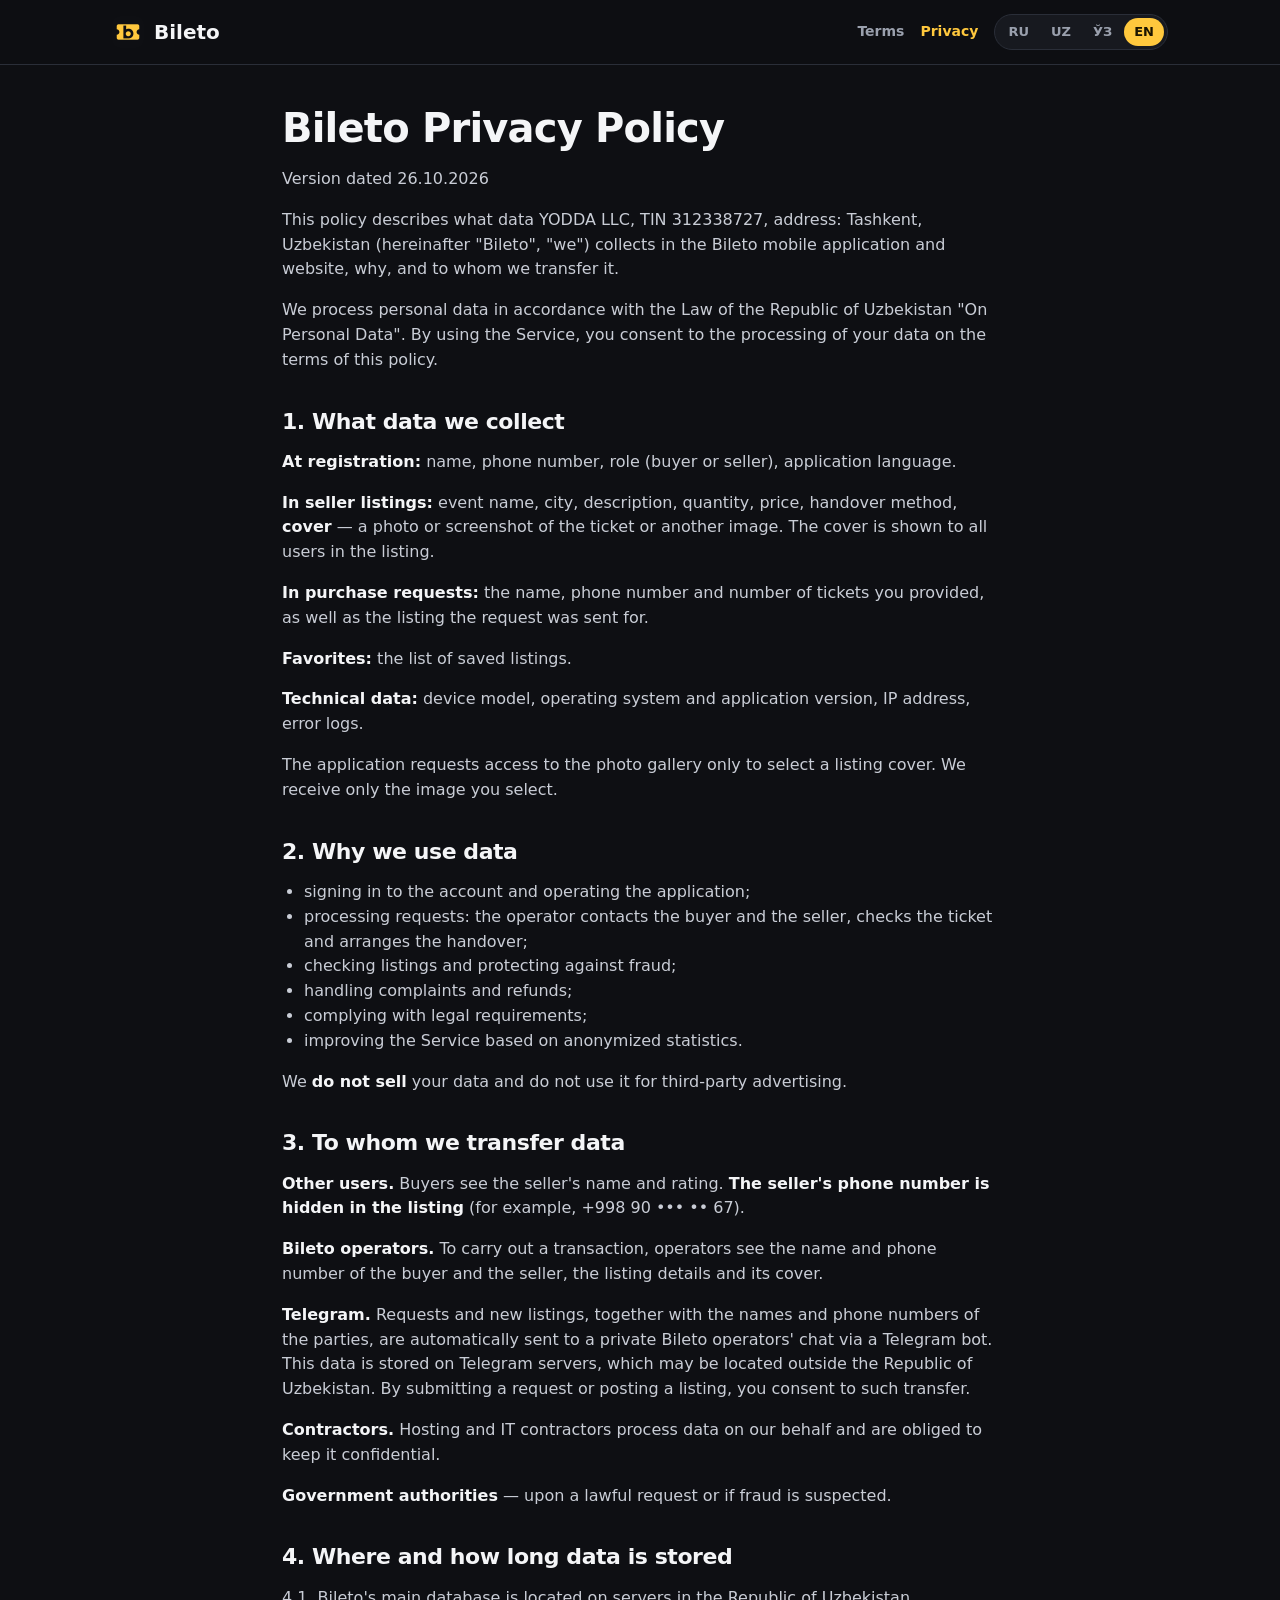
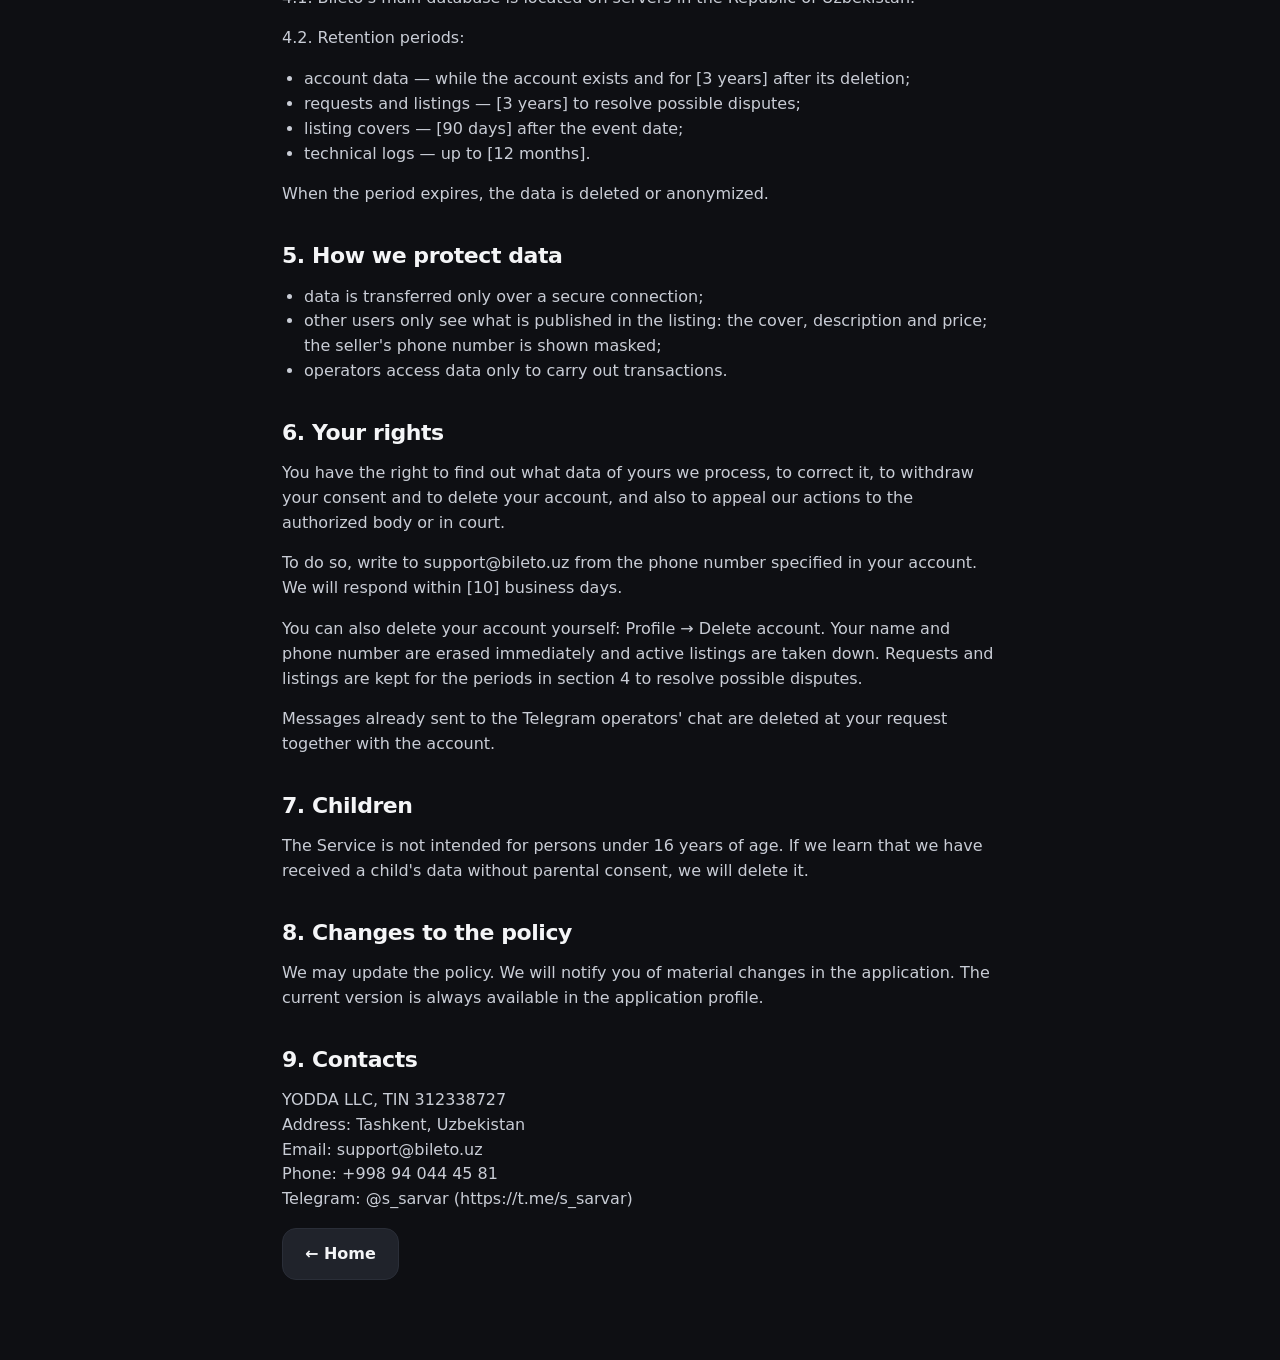
<file: legal/privacy.en.html>
<!doctype html>
<html lang="en">
<head>
<meta charset="utf-8">
<meta name="viewport" content="width=device-width, initial-scale=1">
<title>Bileto Privacy Policy</title>
<meta name="description" content="Bileto Privacy Policy. Bileto — tickets from people.">
<link rel="canonical" href="https://bileto.uz/legal/privacy.en.html">
<link rel="alternate" hreflang="ru" href="https://bileto.uz/legal/privacy.ru.html">
<link rel="alternate" hreflang="uz-Latn" href="https://bileto.uz/legal/privacy.uz-latn.html">
<link rel="alternate" hreflang="uz-Cyrl" href="https://bileto.uz/legal/privacy.uz.html">
<link rel="alternate" hreflang="en" href="https://bileto.uz/legal/privacy.en.html">
<meta name="theme-color" content="#0e0f13">
<link rel="icon" href="../assets/favicon.png">
<link rel="stylesheet" href="../styles.css">
</head>
<body class="legal">
<header class="nav"><div class="wrap nav-in">
  <a class="brand" href="../en/"><img src="../assets/logo-256.png" alt="" width="32" height="32">Bileto</a>
  <nav class="legal-nav"><a href="terms.en.html">Terms</a><a href="privacy.en.html" aria-current="page">Privacy</a></nav>
  <nav class="langs" aria-label="Language"><a href="privacy.ru.html" hreflang="ru" lang="ru">RU</a><a href="privacy.uz-latn.html" hreflang="uz-Latn" lang="uz-Latn">UZ</a><a href="privacy.uz.html" hreflang="uz-Cyrl" lang="uz-Cyrl">ЎЗ</a><a href="privacy.en.html" hreflang="en" lang="en" aria-current="page">EN</a></nav>
</div></header>
<main class="wrap doc">
<h1>Bileto Privacy Policy</h1>
<p>Version dated 26.10.2026</p>
<p>This policy describes what data YODDA LLC, TIN 312338727, address: Tashkent, Uzbekistan (hereinafter "Bileto", "we") collects in the Bileto mobile application and website, why, and to whom we transfer it.</p>
<p>We process personal data in accordance with the Law of the Republic of Uzbekistan "On Personal Data". By using the Service, you consent to the processing of your data on the terms of this policy.</p>
<h2>1. What data we collect</h2>
<p><strong>At registration:</strong> name, phone number, role (buyer or seller), application language.</p>
<p><strong>In seller listings:</strong> event name, city, description, quantity, price, handover method, <strong>cover</strong> — a photo or screenshot of the ticket or another image. The cover is shown to all users in the listing.</p>
<p><strong>In purchase requests:</strong> the name, phone number and number of tickets you provided, as well as the listing the request was sent for.</p>
<p><strong>Favorites:</strong> the list of saved listings.</p>
<p><strong>Technical data:</strong> device model, operating system and application version, IP address, error logs.</p>
<p>The application requests access to the photo gallery only to select a listing cover. We receive only the image you select.</p>
<h2>2. Why we use data</h2>
<ul><li>signing in to the account and operating the application;</li><li>processing requests: the operator contacts the buyer and the seller, checks the ticket and arranges the handover;</li><li>checking listings and protecting against fraud;</li><li>handling complaints and refunds;</li><li>complying with legal requirements;</li><li>improving the Service based on anonymized statistics.</li></ul>
<p>We <strong>do not sell</strong> your data and do not use it for third-party advertising.</p>
<h2>3. To whom we transfer data</h2>
<p><strong>Other users.</strong> Buyers see the seller's name and rating. <strong>The seller's phone number is hidden in the listing</strong> (for example, +998 90 ••• •• 67).</p>
<p><strong>Bileto operators.</strong> To carry out a transaction, operators see the name and phone number of the buyer and the seller, the listing details and its cover.</p>
<p><strong>Telegram.</strong> Requests and new listings, together with the names and phone numbers of the parties, are automatically sent to a private Bileto operators' chat via a Telegram bot. This data is stored on Telegram servers, which may be located outside the Republic of Uzbekistan. By submitting a request or posting a listing, you consent to such transfer.</p>
<p><strong>Contractors.</strong> Hosting and IT contractors process data on our behalf and are obliged to keep it confidential.</p>
<p><strong>Government authorities</strong> — upon a lawful request or if fraud is suspected.</p>
<h2>4. Where and how long data is stored</h2>
<p>4.1. Bileto's main database is located on servers in the Republic of Uzbekistan.</p>
<p>4.2. Retention periods:</p>
<ul><li>account data — while the account exists and for [3 years] after its deletion;</li><li>requests and listings — [3 years] to resolve possible disputes;</li><li>listing covers — [90 days] after the event date;</li><li>technical logs — up to [12 months].</li></ul>
<p>When the period expires, the data is deleted or anonymized.</p>
<h2>5. How we protect data</h2>
<ul><li>data is transferred only over a secure connection;</li><li>other users only see what is published in the listing: the cover, description and price; the seller's phone number is shown masked;</li><li>operators access data only to carry out transactions.</li></ul>
<h2>6. Your rights</h2>
<p>You have the right to find out what data of yours we process, to correct it, to withdraw your consent and to delete your account, and also to appeal our actions to the authorized body or in court.</p>
<p>To do so, write to support@bileto.uz from the phone number specified in your account. We will respond within [10] business days.</p>
<p>You can also delete your account yourself: Profile → Delete account. Your name and phone number are erased immediately and active listings are taken down. Requests and listings are kept for the periods in section 4 to resolve possible disputes.</p>
<p>Messages already sent to the Telegram operators' chat are deleted at your request together with the account.</p>
<h2>7. Children</h2>
<p>The Service is not intended for persons under 16 years of age. If we learn that we have received a child's data without parental consent, we will delete it.</p>
<h2>8. Changes to the policy</h2>
<p>We may update the policy. We will notify you of material changes in the application. The current version is always available in the application profile.</p>
<h2>9. Contacts</h2>
<p>YODDA LLC, TIN 312338727<br>Address: Tashkent, Uzbekistan<br>Email: support@bileto.uz<br>Phone: +998 94 044 45 81<br>Telegram: @s_sarvar (https://t.me/s_sarvar)</p>
<p><a class="btn btn-ghost" href="../en/">← Home</a></p>
</main>
</body>
</html>
</file>
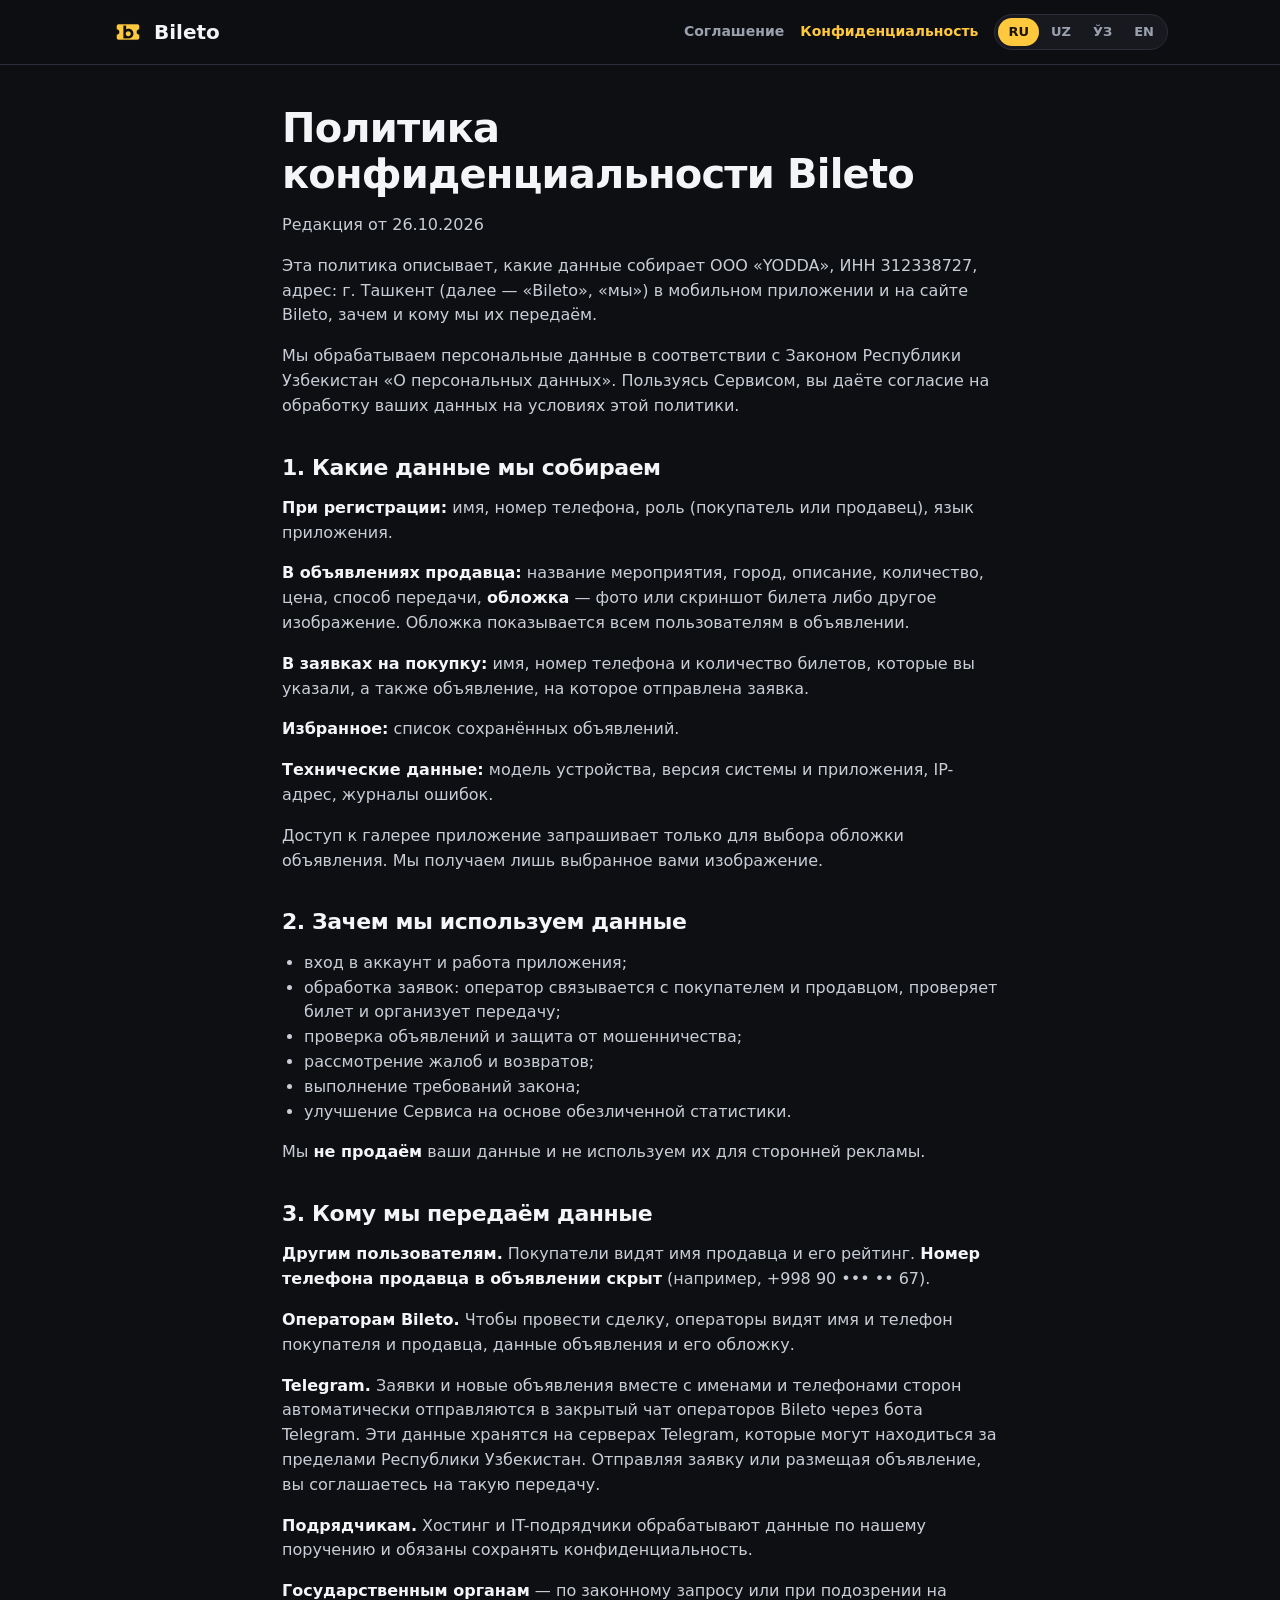
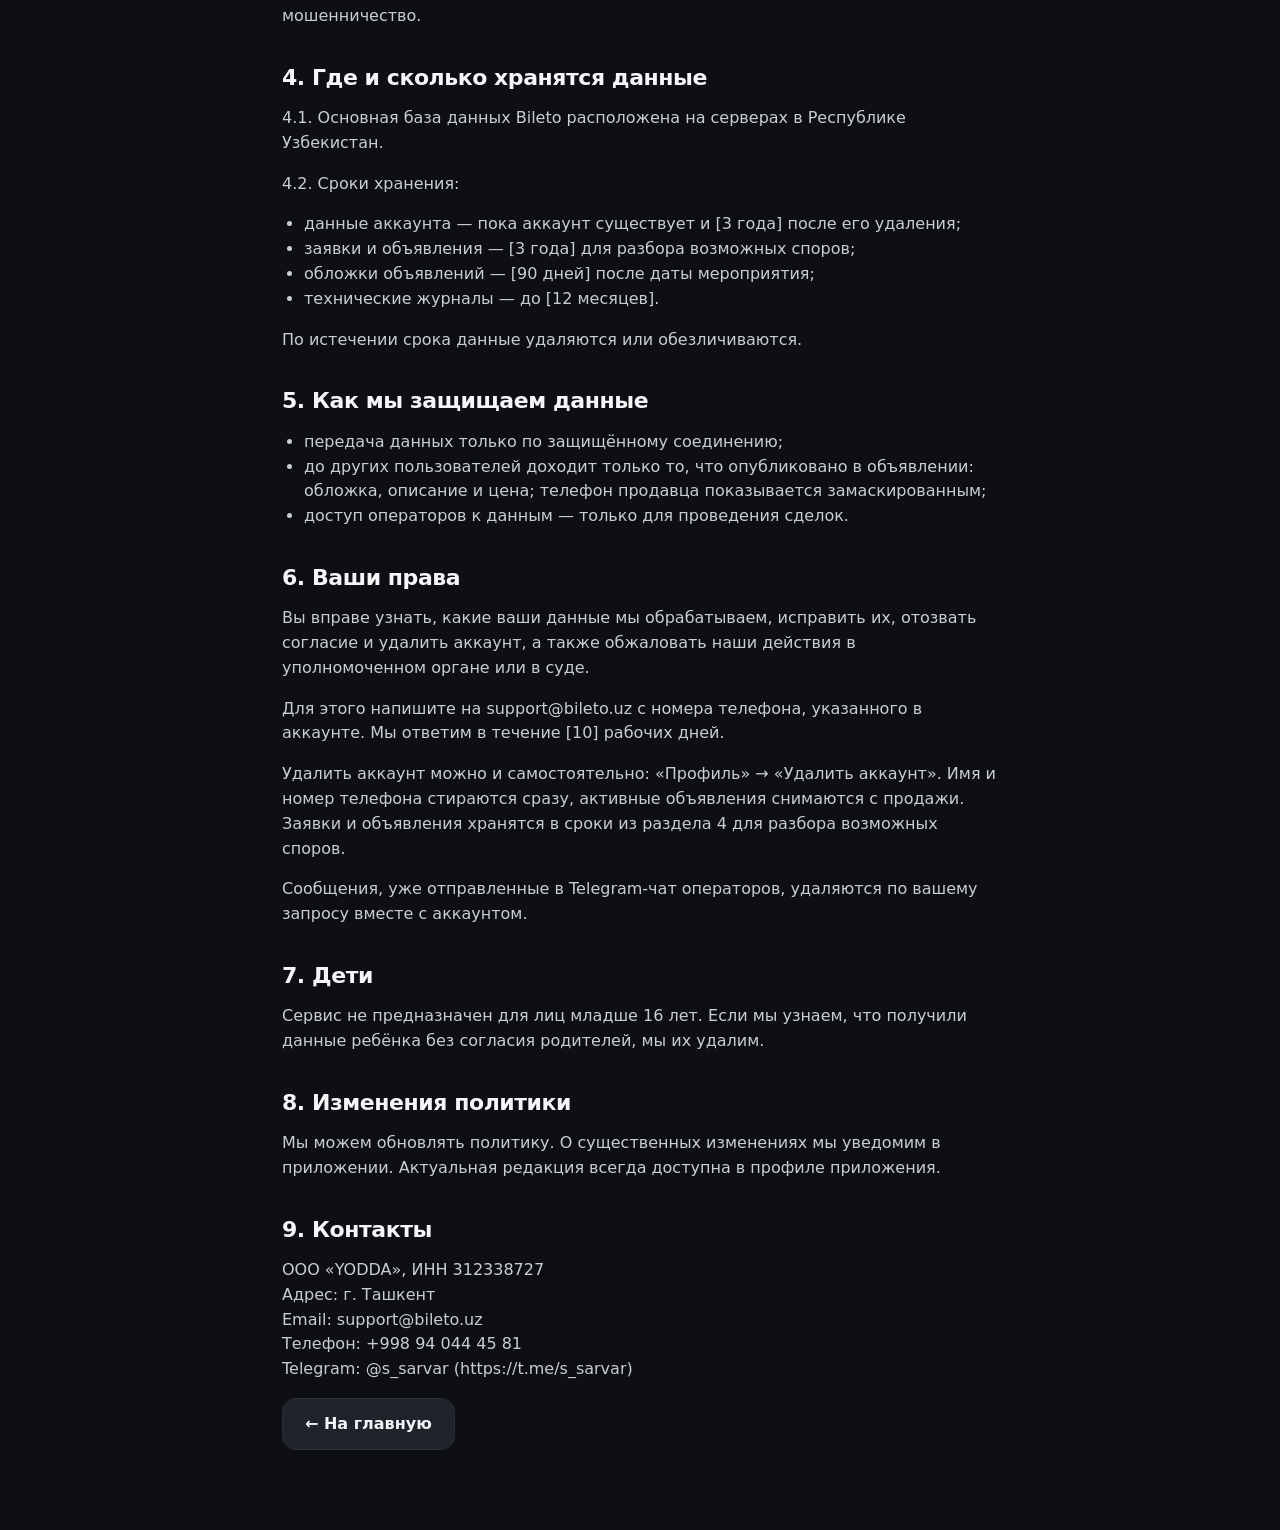
<file: legal/privacy.ru.html>
<!doctype html>
<html lang="ru">
<head>
<meta charset="utf-8">
<meta name="viewport" content="width=device-width, initial-scale=1">
<title>Политика конфиденциальности Bileto</title>
<meta name="description" content="Политика конфиденциальности Bileto. Bileto — билеты от людей.">
<link rel="canonical" href="https://bileto.uz/legal/privacy.ru.html">
<link rel="alternate" hreflang="ru" href="https://bileto.uz/legal/privacy.ru.html">
<link rel="alternate" hreflang="uz-Latn" href="https://bileto.uz/legal/privacy.uz-latn.html">
<link rel="alternate" hreflang="uz-Cyrl" href="https://bileto.uz/legal/privacy.uz.html">
<link rel="alternate" hreflang="en" href="https://bileto.uz/legal/privacy.en.html">
<meta name="theme-color" content="#0e0f13">
<link rel="icon" href="../assets/favicon.png">
<link rel="stylesheet" href="../styles.css">
</head>
<body class="legal">
<header class="nav"><div class="wrap nav-in">
  <a class="brand" href="../"><img src="../assets/logo-256.png" alt="" width="32" height="32">Bileto</a>
  <nav class="legal-nav"><a href="terms.ru.html">Соглашение</a><a href="privacy.ru.html" aria-current="page">Конфиденциальность</a></nav>
  <nav class="langs" aria-label="Language"><a href="privacy.ru.html" hreflang="ru" lang="ru" aria-current="page">RU</a><a href="privacy.uz-latn.html" hreflang="uz-Latn" lang="uz-Latn">UZ</a><a href="privacy.uz.html" hreflang="uz-Cyrl" lang="uz-Cyrl">ЎЗ</a><a href="privacy.en.html" hreflang="en" lang="en">EN</a></nav>
</div></header>
<main class="wrap doc">
<h1>Политика конфиденциальности Bileto</h1>
<p>Редакция от 26.10.2026</p>
<p>Эта политика описывает, какие данные собирает ООО «YODDA», ИНН 312338727, адрес: г. Ташкент (далее — «Bileto», «мы») в мобильном приложении и на сайте Bileto, зачем и кому мы их передаём.</p>
<p>Мы обрабатываем персональные данные в соответствии с Законом Республики Узбекистан «О персональных данных». Пользуясь Сервисом, вы даёте согласие на обработку ваших данных на условиях этой политики.</p>
<h2>1. Какие данные мы собираем</h2>
<p><strong>При регистрации:</strong> имя, номер телефона, роль (покупатель или продавец), язык приложения.</p>
<p><strong>В объявлениях продавца:</strong> название мероприятия, город, описание, количество, цена, способ передачи, <strong>обложка</strong> — фото или скриншот билета либо другое изображение. Обложка показывается всем пользователям в объявлении.</p>
<p><strong>В заявках на покупку:</strong> имя, номер телефона и количество билетов, которые вы указали, а также объявление, на которое отправлена заявка.</p>
<p><strong>Избранное:</strong> список сохранённых объявлений.</p>
<p><strong>Технические данные:</strong> модель устройства, версия системы и приложения, IP-адрес, журналы ошибок.</p>
<p>Доступ к галерее приложение запрашивает только для выбора обложки объявления. Мы получаем лишь выбранное вами изображение.</p>
<h2>2. Зачем мы используем данные</h2>
<ul><li>вход в аккаунт и работа приложения;</li><li>обработка заявок: оператор связывается с покупателем и продавцом, проверяет билет и организует передачу;</li><li>проверка объявлений и защита от мошенничества;</li><li>рассмотрение жалоб и возвратов;</li><li>выполнение требований закона;</li><li>улучшение Сервиса на основе обезличенной статистики.</li></ul>
<p>Мы <strong>не продаём</strong> ваши данные и не используем их для сторонней рекламы.</p>
<h2>3. Кому мы передаём данные</h2>
<p><strong>Другим пользователям.</strong> Покупатели видят имя продавца и его рейтинг. <strong>Номер телефона продавца в объявлении скрыт</strong> (например, +998 90 ••• •• 67).</p>
<p><strong>Операторам Bileto.</strong> Чтобы провести сделку, операторы видят имя и телефон покупателя и продавца, данные объявления и его обложку.</p>
<p><strong>Telegram.</strong> Заявки и новые объявления вместе с именами и телефонами сторон автоматически отправляются в закрытый чат операторов Bileto через бота Telegram. Эти данные хранятся на серверах Telegram, которые могут находиться за пределами Республики Узбекистан. Отправляя заявку или размещая объявление, вы соглашаетесь на такую передачу.</p>
<p><strong>Подрядчикам.</strong> Хостинг и IT-подрядчики обрабатывают данные по нашему поручению и обязаны сохранять конфиденциальность.</p>
<p><strong>Государственным органам</strong> — по законному запросу или при подозрении на мошенничество.</p>
<h2>4. Где и сколько хранятся данные</h2>
<p>4.1. Основная база данных Bileto расположена на серверах в Республике Узбекистан.</p>
<p>4.2. Сроки хранения:</p>
<ul><li>данные аккаунта — пока аккаунт существует и [3 года] после его удаления;</li><li>заявки и объявления — [3 года] для разбора возможных споров;</li><li>обложки объявлений — [90 дней] после даты мероприятия;</li><li>технические журналы — до [12 месяцев].</li></ul>
<p>По истечении срока данные удаляются или обезличиваются.</p>
<h2>5. Как мы защищаем данные</h2>
<ul><li>передача данных только по защищённому соединению;</li><li>до других пользователей доходит только то, что опубликовано в объявлении: обложка, описание и цена; телефон продавца показывается замаскированным;</li><li>доступ операторов к данным — только для проведения сделок.</li></ul>
<h2>6. Ваши права</h2>
<p>Вы вправе узнать, какие ваши данные мы обрабатываем, исправить их, отозвать согласие и удалить аккаунт, а также обжаловать наши действия в уполномоченном органе или в суде.</p>
<p>Для этого напишите на support@bileto.uz с номера телефона, указанного в аккаунте. Мы ответим в течение [10] рабочих дней.</p>
<p>Удалить аккаунт можно и самостоятельно: «Профиль» → «Удалить аккаунт». Имя и номер телефона стираются сразу, активные объявления снимаются с продажи. Заявки и объявления хранятся в сроки из раздела 4 для разбора возможных споров.</p>
<p>Сообщения, уже отправленные в Telegram-чат операторов, удаляются по вашему запросу вместе с аккаунтом.</p>
<h2>7. Дети</h2>
<p>Сервис не предназначен для лиц младше 16 лет. Если мы узнаем, что получили данные ребёнка без согласия родителей, мы их удалим.</p>
<h2>8. Изменения политики</h2>
<p>Мы можем обновлять политику. О существенных изменениях мы уведомим в приложении. Актуальная редакция всегда доступна в профиле приложения.</p>
<h2>9. Контакты</h2>
<p>ООО «YODDA», ИНН 312338727<br>Адрес: г. Ташкент<br>Email: support@bileto.uz<br>Телефон: +998 94 044 45 81<br>Telegram: @s_sarvar (https://t.me/s_sarvar)</p>
<p><a class="btn btn-ghost" href="../">← На главную</a></p>
</main>
</body>
</html>
</file>
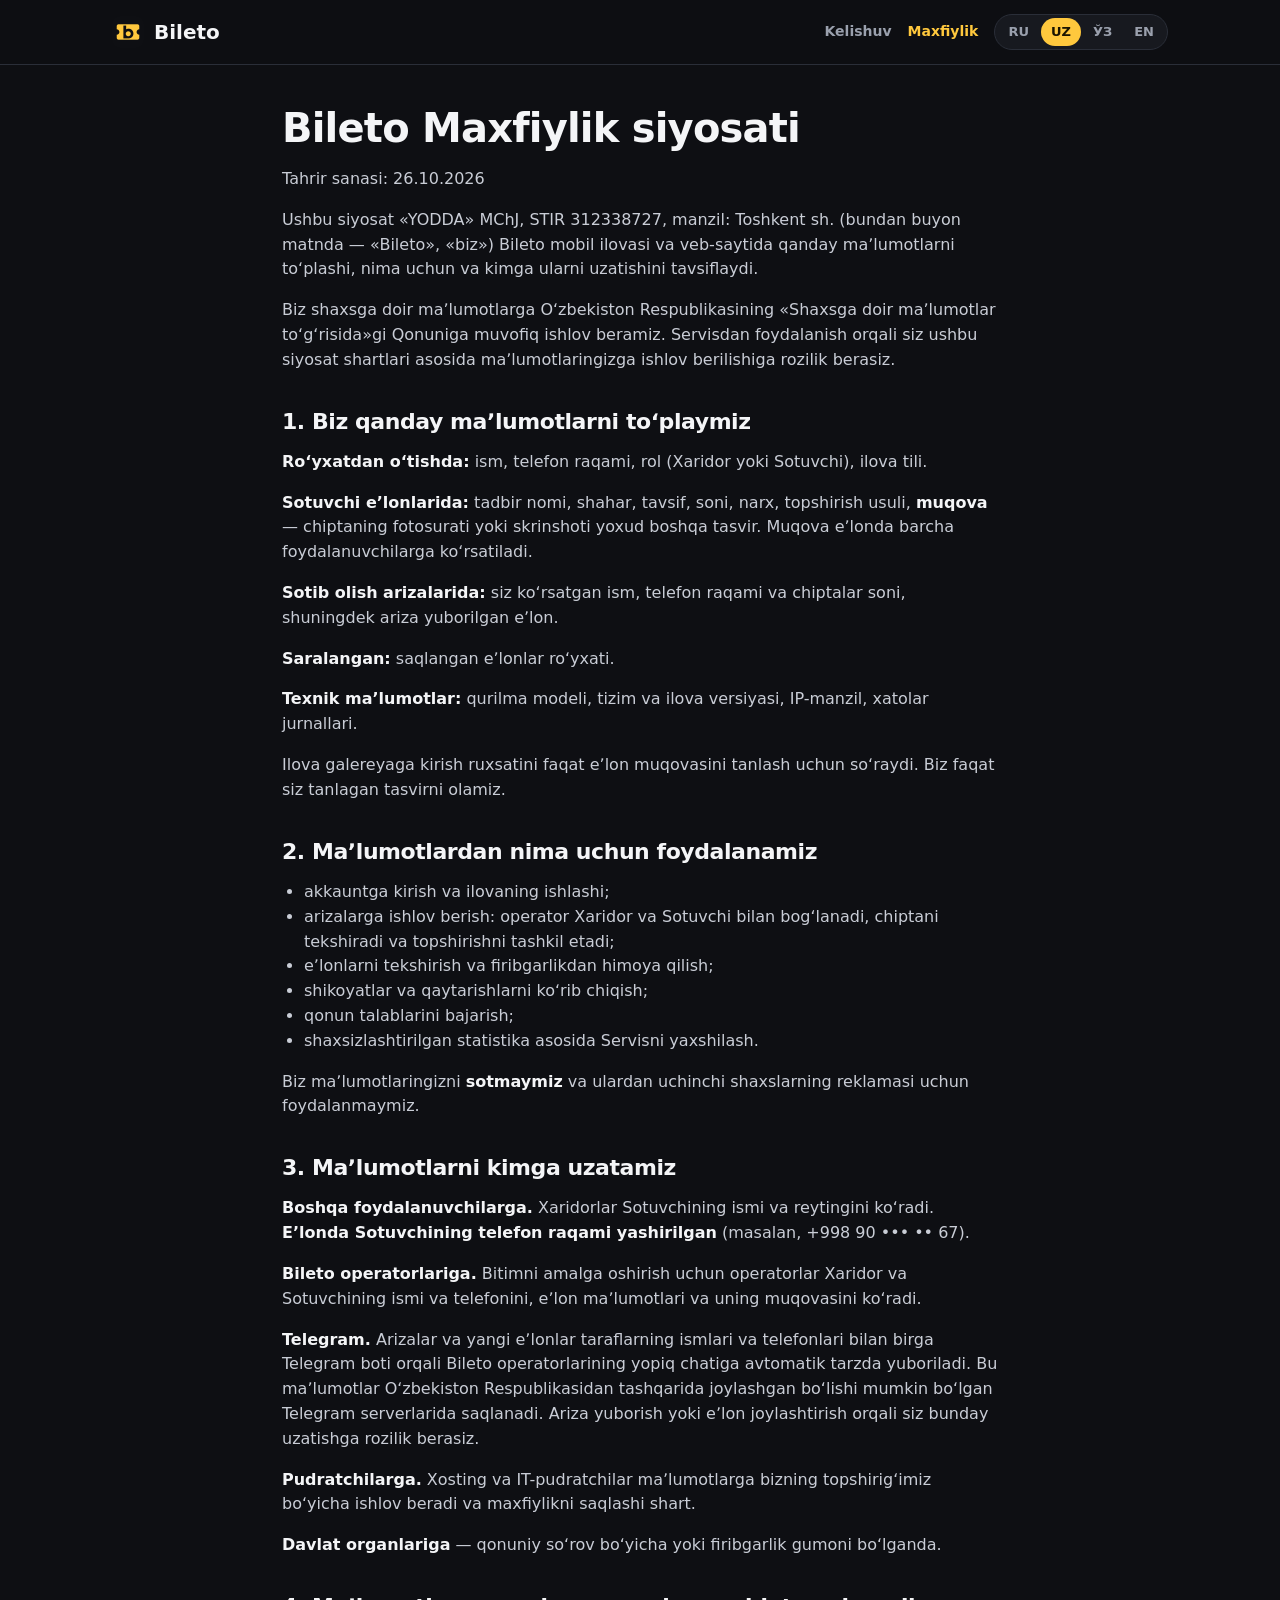
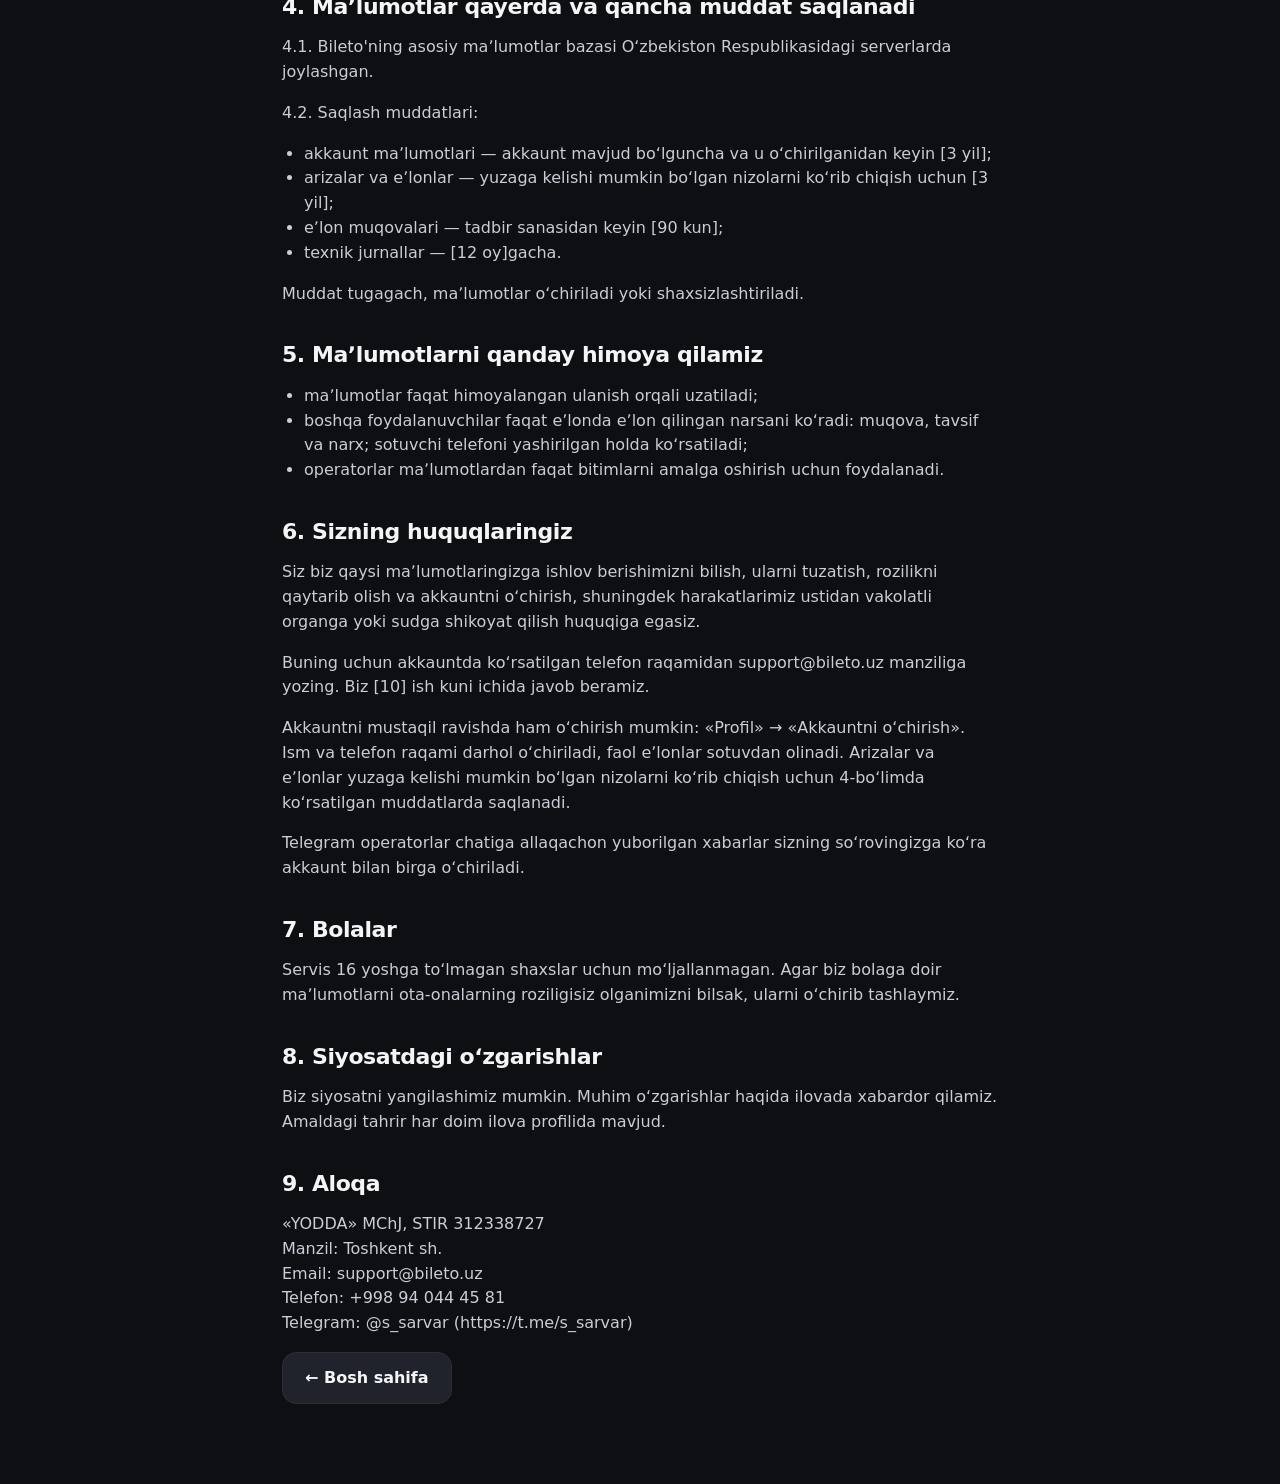
<file: legal/privacy.uz-latn.html>
<!doctype html>
<html lang="uz-Latn">
<head>
<meta charset="utf-8">
<meta name="viewport" content="width=device-width, initial-scale=1">
<title>Bileto Maxfiylik siyosati</title>
<meta name="description" content="Bileto Maxfiylik siyosati. Bileto — odamlardan chiptalar.">
<link rel="canonical" href="https://bileto.uz/legal/privacy.uz-latn.html">
<link rel="alternate" hreflang="ru" href="https://bileto.uz/legal/privacy.ru.html">
<link rel="alternate" hreflang="uz-Latn" href="https://bileto.uz/legal/privacy.uz-latn.html">
<link rel="alternate" hreflang="uz-Cyrl" href="https://bileto.uz/legal/privacy.uz.html">
<link rel="alternate" hreflang="en" href="https://bileto.uz/legal/privacy.en.html">
<meta name="theme-color" content="#0e0f13">
<link rel="icon" href="../assets/favicon.png">
<link rel="stylesheet" href="../styles.css">
</head>
<body class="legal">
<header class="nav"><div class="wrap nav-in">
  <a class="brand" href="../uz-latn/"><img src="../assets/logo-256.png" alt="" width="32" height="32">Bileto</a>
  <nav class="legal-nav"><a href="terms.uz-latn.html">Kelishuv</a><a href="privacy.uz-latn.html" aria-current="page">Maxfiylik</a></nav>
  <nav class="langs" aria-label="Language"><a href="privacy.ru.html" hreflang="ru" lang="ru">RU</a><a href="privacy.uz-latn.html" hreflang="uz-Latn" lang="uz-Latn" aria-current="page">UZ</a><a href="privacy.uz.html" hreflang="uz-Cyrl" lang="uz-Cyrl">ЎЗ</a><a href="privacy.en.html" hreflang="en" lang="en">EN</a></nav>
</div></header>
<main class="wrap doc">
<h1>Bileto Maxfiylik siyosati</h1>
<p>Tahrir sanasi: 26.10.2026</p>
<p>Ushbu siyosat «YODDA» MChJ, STIR 312338727, manzil: Toshkent sh. (bundan buyon matnda — «Bileto», «biz») Bileto mobil ilovasi va veb-saytida qanday maʼlumotlarni toʻplashi, nima uchun va kimga ularni uzatishini tavsiflaydi.</p>
<p>Biz shaxsga doir maʼlumotlarga Oʻzbekiston Respublikasining «Shaxsga doir maʼlumotlar toʻgʻrisida»gi Qonuniga muvofiq ishlov beramiz. Servisdan foydalanish orqali siz ushbu siyosat shartlari asosida maʼlumotlaringizga ishlov berilishiga rozilik berasiz.</p>
<h2>1. Biz qanday maʼlumotlarni toʻplaymiz</h2>
<p><strong>Roʻyxatdan oʻtishda:</strong> ism, telefon raqami, rol (Xaridor yoki Sotuvchi), ilova tili.</p>
<p><strong>Sotuvchi eʼlonlarida:</strong> tadbir nomi, shahar, tavsif, soni, narx, topshirish usuli, <strong>muqova</strong> — chiptaning fotosurati yoki skrinshoti yoxud boshqa tasvir. Muqova eʼlonda barcha foydalanuvchilarga koʻrsatiladi.</p>
<p><strong>Sotib olish arizalarida:</strong> siz koʻrsatgan ism, telefon raqami va chiptalar soni, shuningdek ariza yuborilgan eʼlon.</p>
<p><strong>Saralangan:</strong> saqlangan eʼlonlar roʻyxati.</p>
<p><strong>Texnik maʼlumotlar:</strong> qurilma modeli, tizim va ilova versiyasi, IP-manzil, xatolar jurnallari.</p>
<p>Ilova galereyaga kirish ruxsatini faqat eʼlon muqovasini tanlash uchun soʻraydi. Biz faqat siz tanlagan tasvirni olamiz.</p>
<h2>2. Maʼlumotlardan nima uchun foydalanamiz</h2>
<ul><li>akkauntga kirish va ilovaning ishlashi;</li><li>arizalarga ishlov berish: operator Xaridor va Sotuvchi bilan bogʻlanadi, chiptani tekshiradi va topshirishni tashkil etadi;</li><li>eʼlonlarni tekshirish va firibgarlikdan himoya qilish;</li><li>shikoyatlar va qaytarishlarni koʻrib chiqish;</li><li>qonun talablarini bajarish;</li><li>shaxsizlashtirilgan statistika asosida Servisni yaxshilash.</li></ul>
<p>Biz maʼlumotlaringizni <strong>sotmaymiz</strong> va ulardan uchinchi shaxslarning reklamasi uchun foydalanmaymiz.</p>
<h2>3. Maʼlumotlarni kimga uzatamiz</h2>
<p><strong>Boshqa foydalanuvchilarga.</strong> Xaridorlar Sotuvchining ismi va reytingini koʻradi. <strong>Eʼlonda Sotuvchining telefon raqami yashirilgan</strong> (masalan, +998 90 ••• •• 67).</p>
<p><strong>Bileto operatorlariga.</strong> Bitimni amalga oshirish uchun operatorlar Xaridor va Sotuvchining ismi va telefonini, eʼlon maʼlumotlari va uning muqovasini koʻradi.</p>
<p><strong>Telegram.</strong> Arizalar va yangi eʼlonlar taraflarning ismlari va telefonlari bilan birga Telegram boti orqali Bileto operatorlarining yopiq chatiga avtomatik tarzda yuboriladi. Bu maʼlumotlar Oʻzbekiston Respublikasidan tashqarida joylashgan boʻlishi mumkin boʻlgan Telegram serverlarida saqlanadi. Ariza yuborish yoki eʼlon joylashtirish orqali siz bunday uzatishga rozilik berasiz.</p>
<p><strong>Pudratchilarga.</strong> Xosting va IT-pudratchilar maʼlumotlarga bizning topshirigʻimiz boʻyicha ishlov beradi va maxfiylikni saqlashi shart.</p>
<p><strong>Davlat organlariga</strong> — qonuniy soʻrov boʻyicha yoki firibgarlik gumoni boʻlganda.</p>
<h2>4. Maʼlumotlar qayerda va qancha muddat saqlanadi</h2>
<p>4.1. Bileto'ning asosiy maʼlumotlar bazasi Oʻzbekiston Respublikasidagi serverlarda joylashgan.</p>
<p>4.2. Saqlash muddatlari:</p>
<ul><li>akkaunt maʼlumotlari — akkaunt mavjud boʻlguncha va u oʻchirilganidan keyin [3 yil];</li><li>arizalar va eʼlonlar — yuzaga kelishi mumkin boʻlgan nizolarni koʻrib chiqish uchun [3 yil];</li><li>eʼlon muqovalari — tadbir sanasidan keyin [90 kun];</li><li>texnik jurnallar — [12 oy]gacha.</li></ul>
<p>Muddat tugagach, maʼlumotlar oʻchiriladi yoki shaxsizlashtiriladi.</p>
<h2>5. Maʼlumotlarni qanday himoya qilamiz</h2>
<ul><li>maʼlumotlar faqat himoyalangan ulanish orqali uzatiladi;</li><li>boshqa foydalanuvchilar faqat eʼlonda eʼlon qilingan narsani koʻradi: muqova, tavsif va narx; sotuvchi telefoni yashirilgan holda koʻrsatiladi;</li><li>operatorlar maʼlumotlardan faqat bitimlarni amalga oshirish uchun foydalanadi.</li></ul>
<h2>6. Sizning huquqlaringiz</h2>
<p>Siz biz qaysi maʼlumotlaringizga ishlov berishimizni bilish, ularni tuzatish, rozilikni qaytarib olish va akkauntni oʻchirish, shuningdek harakatlarimiz ustidan vakolatli organga yoki sudga shikoyat qilish huquqiga egasiz.</p>
<p>Buning uchun akkauntda koʻrsatilgan telefon raqamidan support@bileto.uz manziliga yozing. Biz [10] ish kuni ichida javob beramiz.</p>
<p>Akkauntni mustaqil ravishda ham oʻchirish mumkin: «Profil» → «Akkauntni oʻchirish». Ism va telefon raqami darhol oʻchiriladi, faol eʼlonlar sotuvdan olinadi. Arizalar va eʼlonlar yuzaga kelishi mumkin boʻlgan nizolarni koʻrib chiqish uchun 4-boʻlimda koʻrsatilgan muddatlarda saqlanadi.</p>
<p>Telegram operatorlar chatiga allaqachon yuborilgan xabarlar sizning soʻrovingizga koʻra akkaunt bilan birga oʻchiriladi.</p>
<h2>7. Bolalar</h2>
<p>Servis 16 yoshga toʻlmagan shaxslar uchun moʻljallanmagan. Agar biz bolaga doir maʼlumotlarni ota-onalarning roziligisiz olganimizni bilsak, ularni oʻchirib tashlaymiz.</p>
<h2>8. Siyosatdagi oʻzgarishlar</h2>
<p>Biz siyosatni yangilashimiz mumkin. Muhim oʻzgarishlar haqida ilovada xabardor qilamiz. Amaldagi tahrir har doim ilova profilida mavjud.</p>
<h2>9. Aloqa</h2>
<p>«YODDA» MChJ, STIR 312338727<br>Manzil: Toshkent sh.<br>Email: support@bileto.uz<br>Telefon: +998 94 044 45 81<br>Telegram: @s_sarvar (https://t.me/s_sarvar)</p>
<p><a class="btn btn-ghost" href="../uz-latn/">← Bosh sahifa</a></p>
</main>
</body>
</html>
</file>
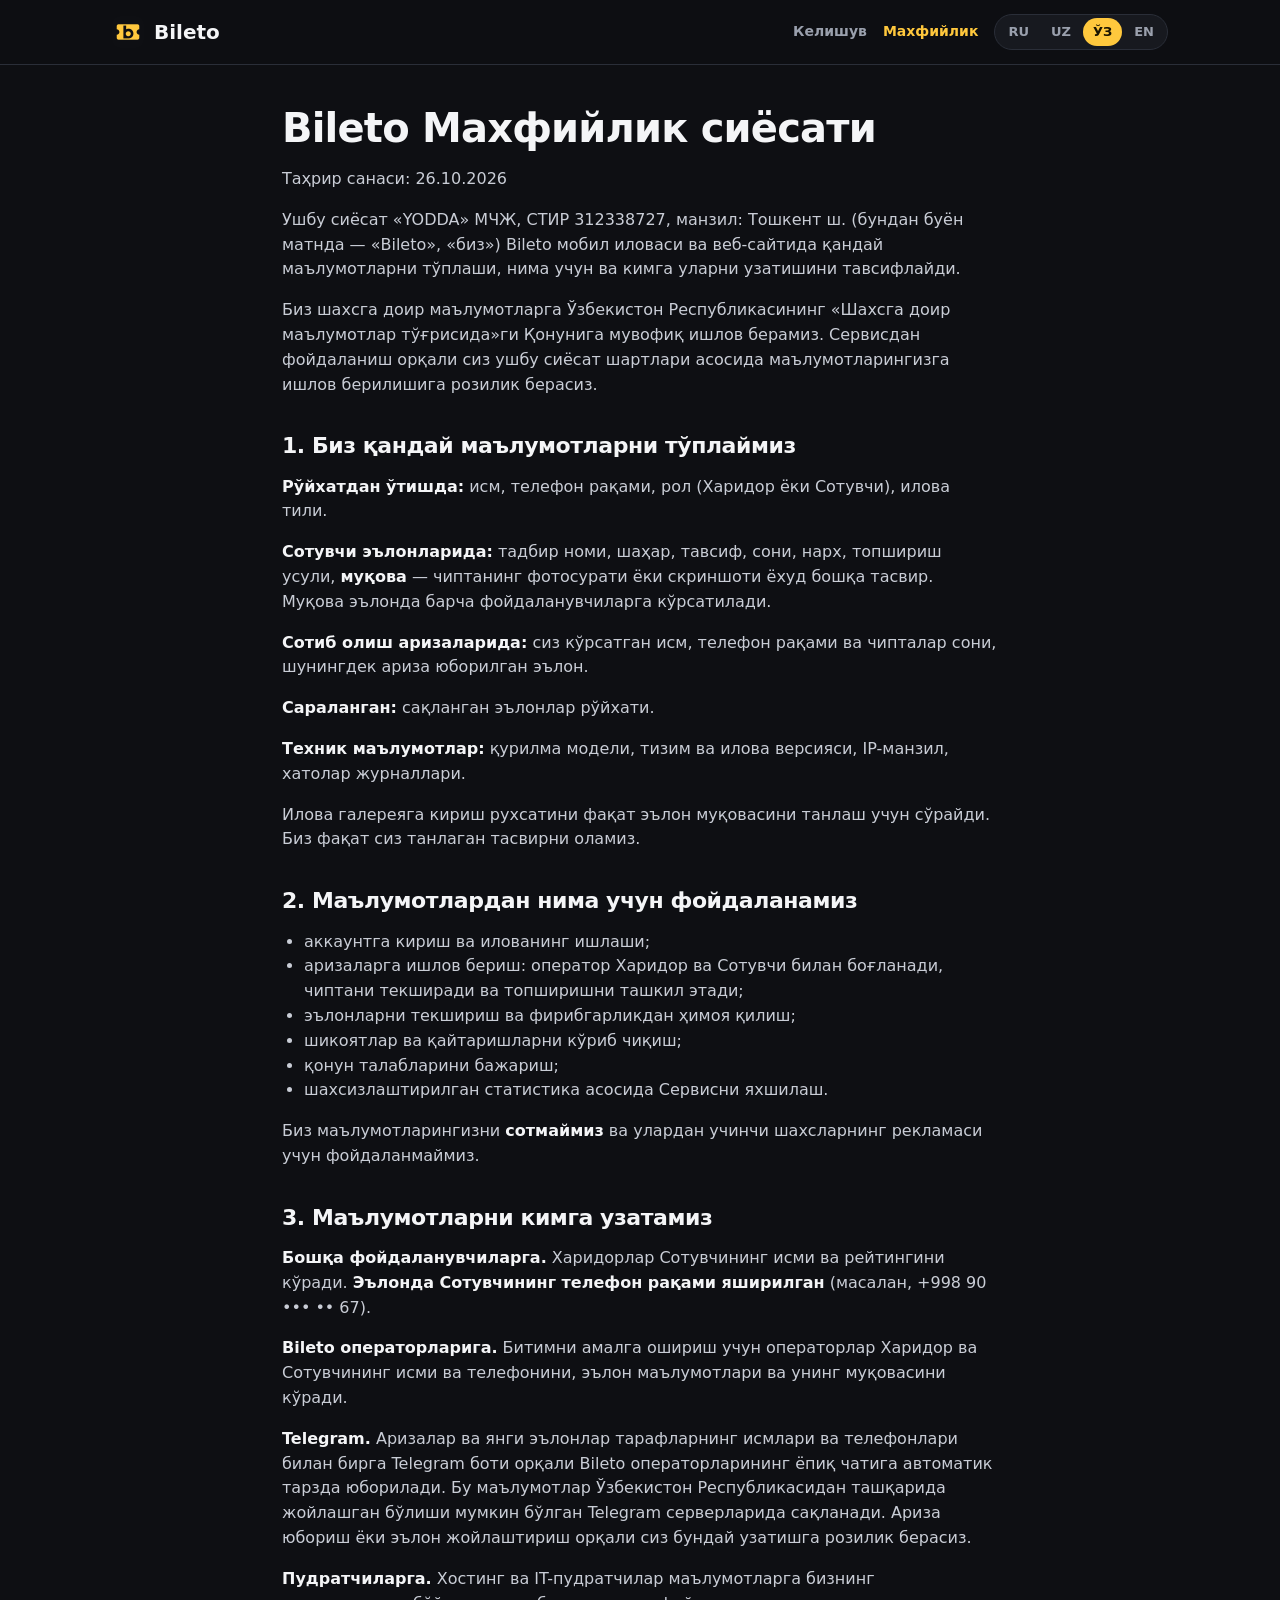
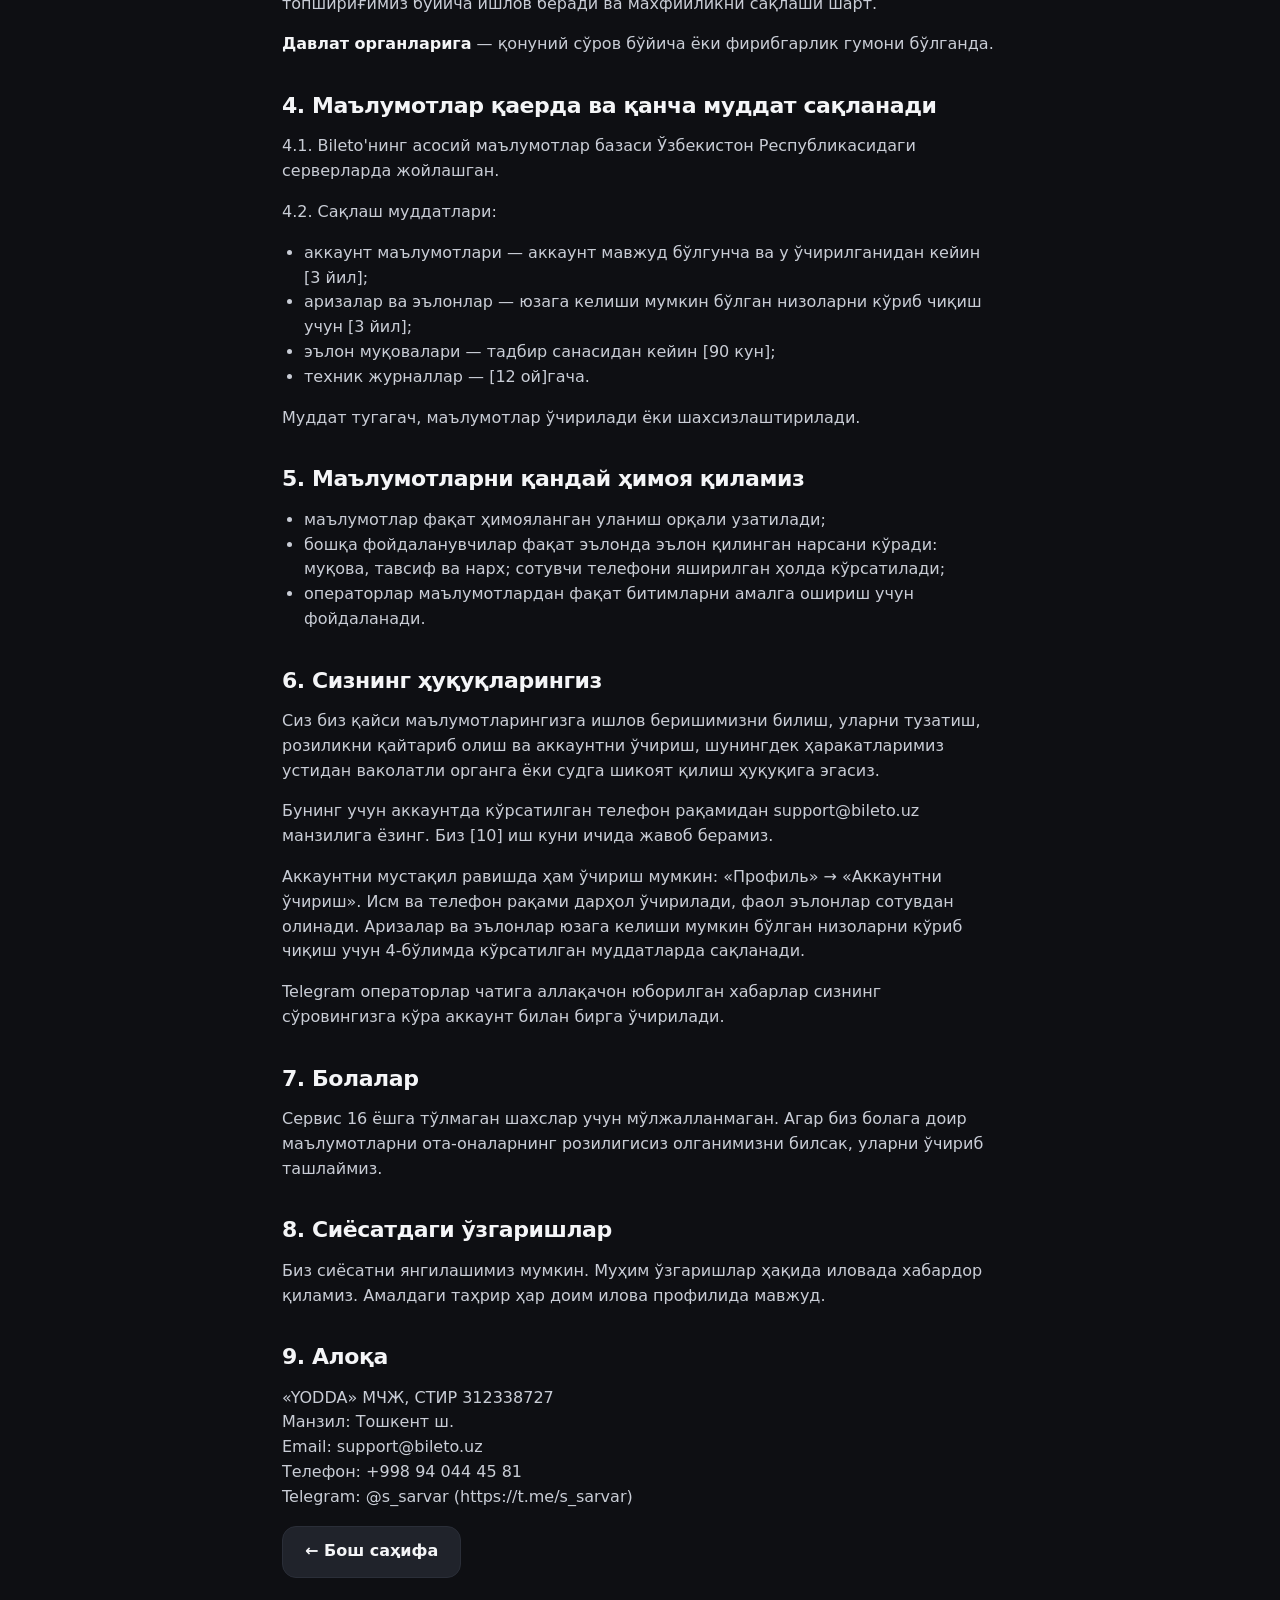
<file: legal/privacy.uz.html>
<!doctype html>
<html lang="uz-Cyrl">
<head>
<meta charset="utf-8">
<meta name="viewport" content="width=device-width, initial-scale=1">
<title>Bileto Махфийлик сиёсати</title>
<meta name="description" content="Bileto Махфийлик сиёсати. Bileto — одамлардан чипталар.">
<link rel="canonical" href="https://bileto.uz/legal/privacy.uz.html">
<link rel="alternate" hreflang="ru" href="https://bileto.uz/legal/privacy.ru.html">
<link rel="alternate" hreflang="uz-Latn" href="https://bileto.uz/legal/privacy.uz-latn.html">
<link rel="alternate" hreflang="uz-Cyrl" href="https://bileto.uz/legal/privacy.uz.html">
<link rel="alternate" hreflang="en" href="https://bileto.uz/legal/privacy.en.html">
<meta name="theme-color" content="#0e0f13">
<link rel="icon" href="../assets/favicon.png">
<link rel="stylesheet" href="../styles.css">
</head>
<body class="legal">
<header class="nav"><div class="wrap nav-in">
  <a class="brand" href="../uz/"><img src="../assets/logo-256.png" alt="" width="32" height="32">Bileto</a>
  <nav class="legal-nav"><a href="terms.uz.html">Келишув</a><a href="privacy.uz.html" aria-current="page">Махфийлик</a></nav>
  <nav class="langs" aria-label="Language"><a href="privacy.ru.html" hreflang="ru" lang="ru">RU</a><a href="privacy.uz-latn.html" hreflang="uz-Latn" lang="uz-Latn">UZ</a><a href="privacy.uz.html" hreflang="uz-Cyrl" lang="uz-Cyrl" aria-current="page">ЎЗ</a><a href="privacy.en.html" hreflang="en" lang="en">EN</a></nav>
</div></header>
<main class="wrap doc">
<h1>Bileto Махфийлик сиёсати</h1>
<p>Таҳрир санаси: 26.10.2026</p>
<p>Ушбу сиёсат «YODDA» МЧЖ, СТИР 312338727, манзил: Тошкент ш. (бундан буён матнда — «Bileto», «биз») Bileto мобил иловаси ва веб-сайтида қандай маълумотларни тўплаши, нима учун ва кимга уларни узатишини тавсифлайди.</p>
<p>Биз шахсга доир маълумотларга Ўзбекистон Республикасининг «Шахсга доир маълумотлар тўғрисида»ги Қонунига мувофиқ ишлов берамиз. Сервисдан фойдаланиш орқали сиз ушбу сиёсат шартлари асосида маълумотларингизга ишлов берилишига розилик берасиз.</p>
<h2>1. Биз қандай маълумотларни тўплаймиз</h2>
<p><strong>Рўйхатдан ўтишда:</strong> исм, телефон рақами, рол (Харидор ёки Сотувчи), илова тили.</p>
<p><strong>Сотувчи эълонларида:</strong> тадбир номи, шаҳар, тавсиф, сони, нарх, топшириш усули, <strong>муқова</strong> — чиптанинг фотосурати ёки скриншоти ёхуд бошқа тасвир. Муқова эълонда барча фойдаланувчиларга кўрсатилади.</p>
<p><strong>Сотиб олиш аризаларида:</strong> сиз кўрсатган исм, телефон рақами ва чипталар сони, шунингдек ариза юборилган эълон.</p>
<p><strong>Сараланган:</strong> сақланган эълонлар рўйхати.</p>
<p><strong>Техник маълумотлар:</strong> қурилма модели, тизим ва илова версияси, IP-манзил, хатолар журналлари.</p>
<p>Илова галереяга кириш рухсатини фақат эълон муқовасини танлаш учун сўрайди. Биз фақат сиз танлаган тасвирни оламиз.</p>
<h2>2. Маълумотлардан нима учун фойдаланамиз</h2>
<ul><li>аккаунтга кириш ва илованинг ишлаши;</li><li>аризаларга ишлов бериш: оператор Харидор ва Сотувчи билан боғланади, чиптани текширади ва топширишни ташкил этади;</li><li>эълонларни текшириш ва фирибгарликдан ҳимоя қилиш;</li><li>шикоятлар ва қайтаришларни кўриб чиқиш;</li><li>қонун талабларини бажариш;</li><li>шахсизлаштирилган статистика асосида Сервисни яхшилаш.</li></ul>
<p>Биз маълумотларингизни <strong>сотмаймиз</strong> ва улардан учинчи шахсларнинг рекламаси учун фойдаланмаймиз.</p>
<h2>3. Маълумотларни кимга узатамиз</h2>
<p><strong>Бошқа фойдаланувчиларга.</strong> Харидорлар Сотувчининг исми ва рейтингини кўради. <strong>Эълонда Сотувчининг телефон рақами яширилган</strong> (масалан, +998 90 ••• •• 67).</p>
<p><strong>Bileto операторларига.</strong> Битимни амалга ошириш учун операторлар Харидор ва Сотувчининг исми ва телефонини, эълон маълумотлари ва унинг муқовасини кўради.</p>
<p><strong>Telegram.</strong> Аризалар ва янги эълонлар тарафларнинг исмлари ва телефонлари билан бирга Telegram боти орқали Bileto операторларининг ёпиқ чатига автоматик тарзда юборилади. Бу маълумотлар Ўзбекистон Республикасидан ташқарида жойлашган бўлиши мумкин бўлган Telegram серверларида сақланади. Ариза юбориш ёки эълон жойлаштириш орқали сиз бундай узатишга розилик берасиз.</p>
<p><strong>Пудратчиларга.</strong> Хостинг ва IT-пудратчилар маълумотларга бизнинг топшириғимиз бўйича ишлов беради ва махфийликни сақлаши шарт.</p>
<p><strong>Давлат органларига</strong> — қонуний сўров бўйича ёки фирибгарлик гумони бўлганда.</p>
<h2>4. Маълумотлар қаерда ва қанча муддат сақланади</h2>
<p>4.1. Bileto'нинг асосий маълумотлар базаси Ўзбекистон Республикасидаги серверларда жойлашган.</p>
<p>4.2. Сақлаш муддатлари:</p>
<ul><li>аккаунт маълумотлари — аккаунт мавжуд бўлгунча ва у ўчирилганидан кейин [3 йил];</li><li>аризалар ва эълонлар — юзага келиши мумкин бўлган низоларни кўриб чиқиш учун [3 йил];</li><li>эълон муқовалари — тадбир санасидан кейин [90 кун];</li><li>техник журналлар — [12 ой]гача.</li></ul>
<p>Муддат тугагач, маълумотлар ўчирилади ёки шахсизлаштирилади.</p>
<h2>5. Маълумотларни қандай ҳимоя қиламиз</h2>
<ul><li>маълумотлар фақат ҳимояланган уланиш орқали узатилади;</li><li>бошқа фойдаланувчилар фақат эълонда эълон қилинган нарсани кўради: муқова, тавсиф ва нарх; сотувчи телефони яширилган ҳолда кўрсатилади;</li><li>операторлар маълумотлардан фақат битимларни амалга ошириш учун фойдаланади.</li></ul>
<h2>6. Сизнинг ҳуқуқларингиз</h2>
<p>Сиз биз қайси маълумотларингизга ишлов беришимизни билиш, уларни тузатиш, розиликни қайтариб олиш ва аккаунтни ўчириш, шунингдек ҳаракатларимиз устидан ваколатли органга ёки судга шикоят қилиш ҳуқуқига эгасиз.</p>
<p>Бунинг учун аккаунтда кўрсатилган телефон рақамидан support@bileto.uz манзилига ёзинг. Биз [10] иш куни ичида жавоб берамиз.</p>
<p>Аккаунтни мустақил равишда ҳам ўчириш мумкин: «Профиль» → «Аккаунтни ўчириш». Исм ва телефон рақами дарҳол ўчирилади, фаол эълонлар сотувдан олинади. Аризалар ва эълонлар юзага келиши мумкин бўлган низоларни кўриб чиқиш учун 4-бўлимда кўрсатилган муддатларда сақланади.</p>
<p>Telegram операторлар чатига аллақачон юборилган хабарлар сизнинг сўровингизга кўра аккаунт билан бирга ўчирилади.</p>
<h2>7. Болалар</h2>
<p>Сервис 16 ёшга тўлмаган шахслар учун мўлжалланмаган. Агар биз болага доир маълумотларни ота-оналарнинг розилигисиз олганимизни билсак, уларни ўчириб ташлаймиз.</p>
<h2>8. Сиёсатдаги ўзгаришлар</h2>
<p>Биз сиёсатни янгилашимиз мумкин. Муҳим ўзгаришлар ҳақида иловада хабардор қиламиз. Амалдаги таҳрир ҳар доим илова профилида мавжуд.</p>
<h2>9. Алоқа</h2>
<p>«YODDA» МЧЖ, СТИР 312338727<br>Манзил: Тошкент ш.<br>Email: support@bileto.uz<br>Телефон: +998 94 044 45 81<br>Telegram: @s_sarvar (https://t.me/s_sarvar)</p>
<p><a class="btn btn-ghost" href="../uz/">← Бош саҳифа</a></p>
</main>
</body>
</html>
</file>
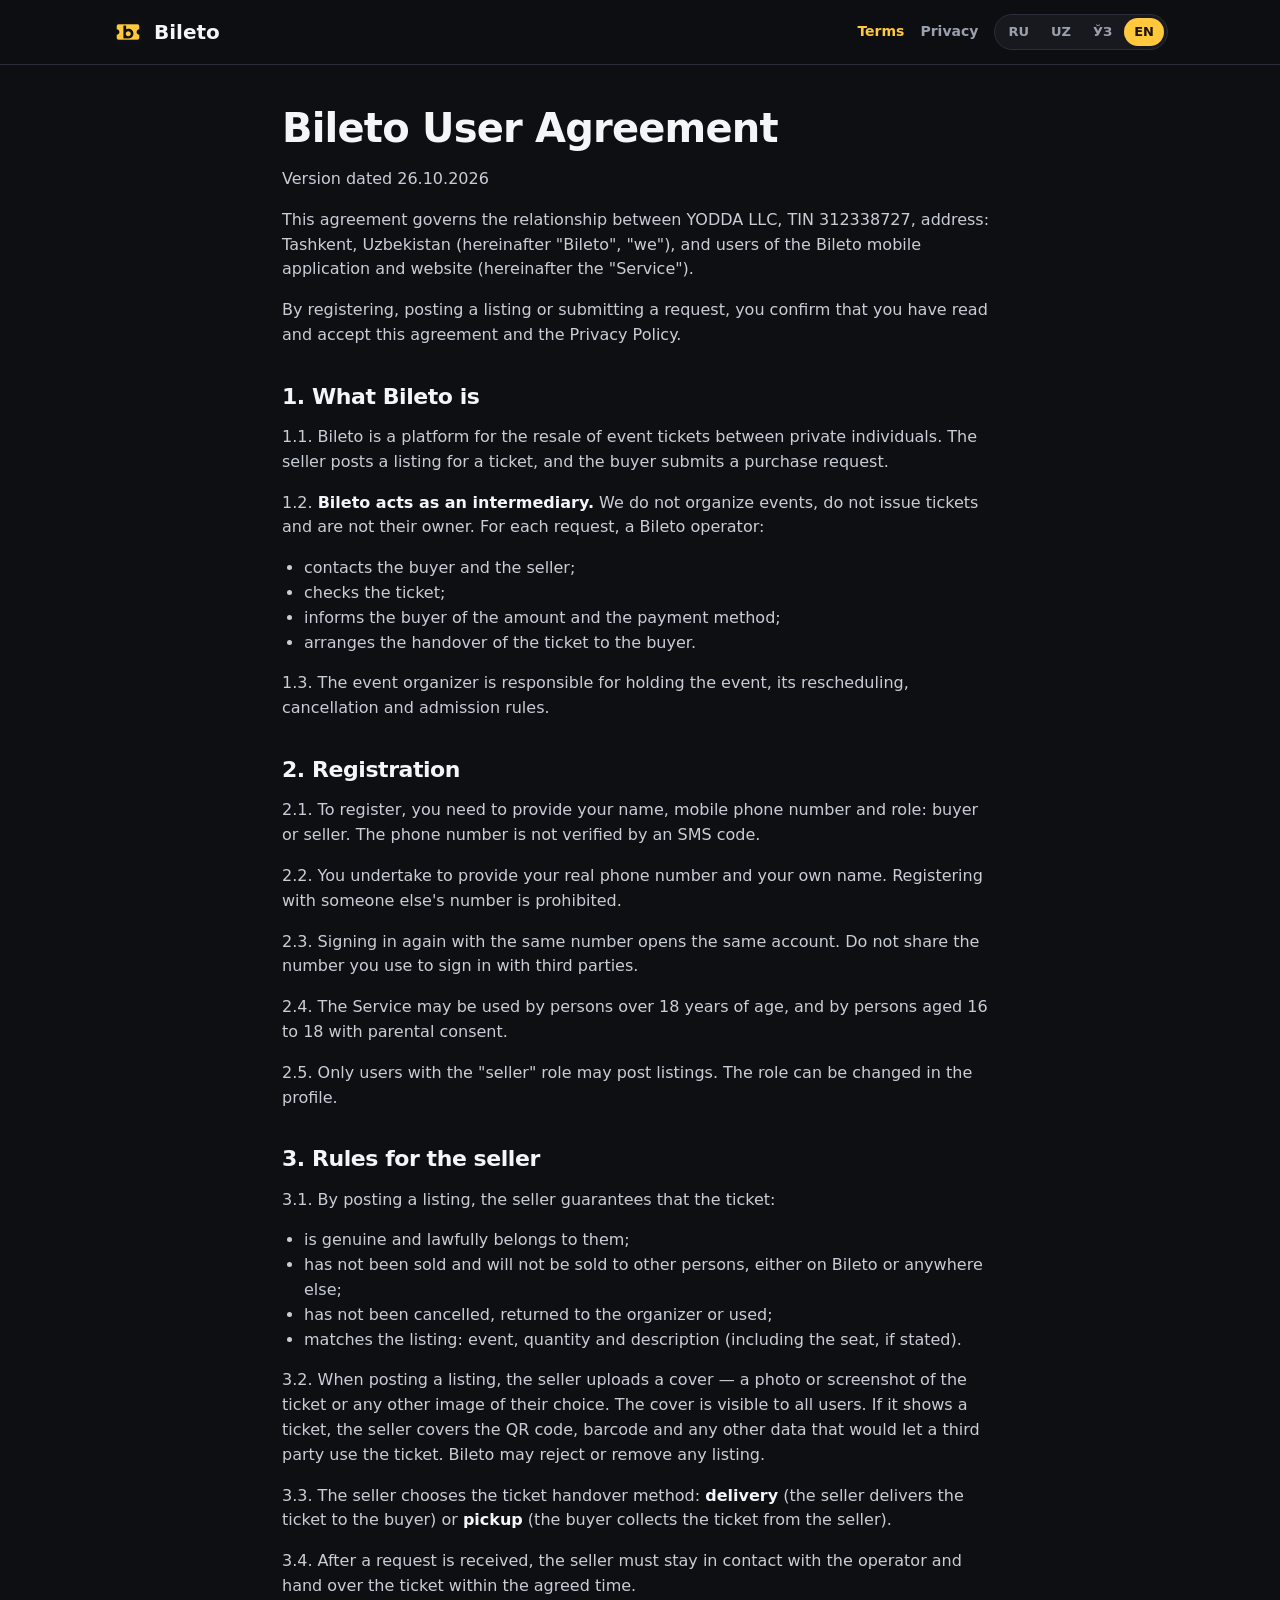
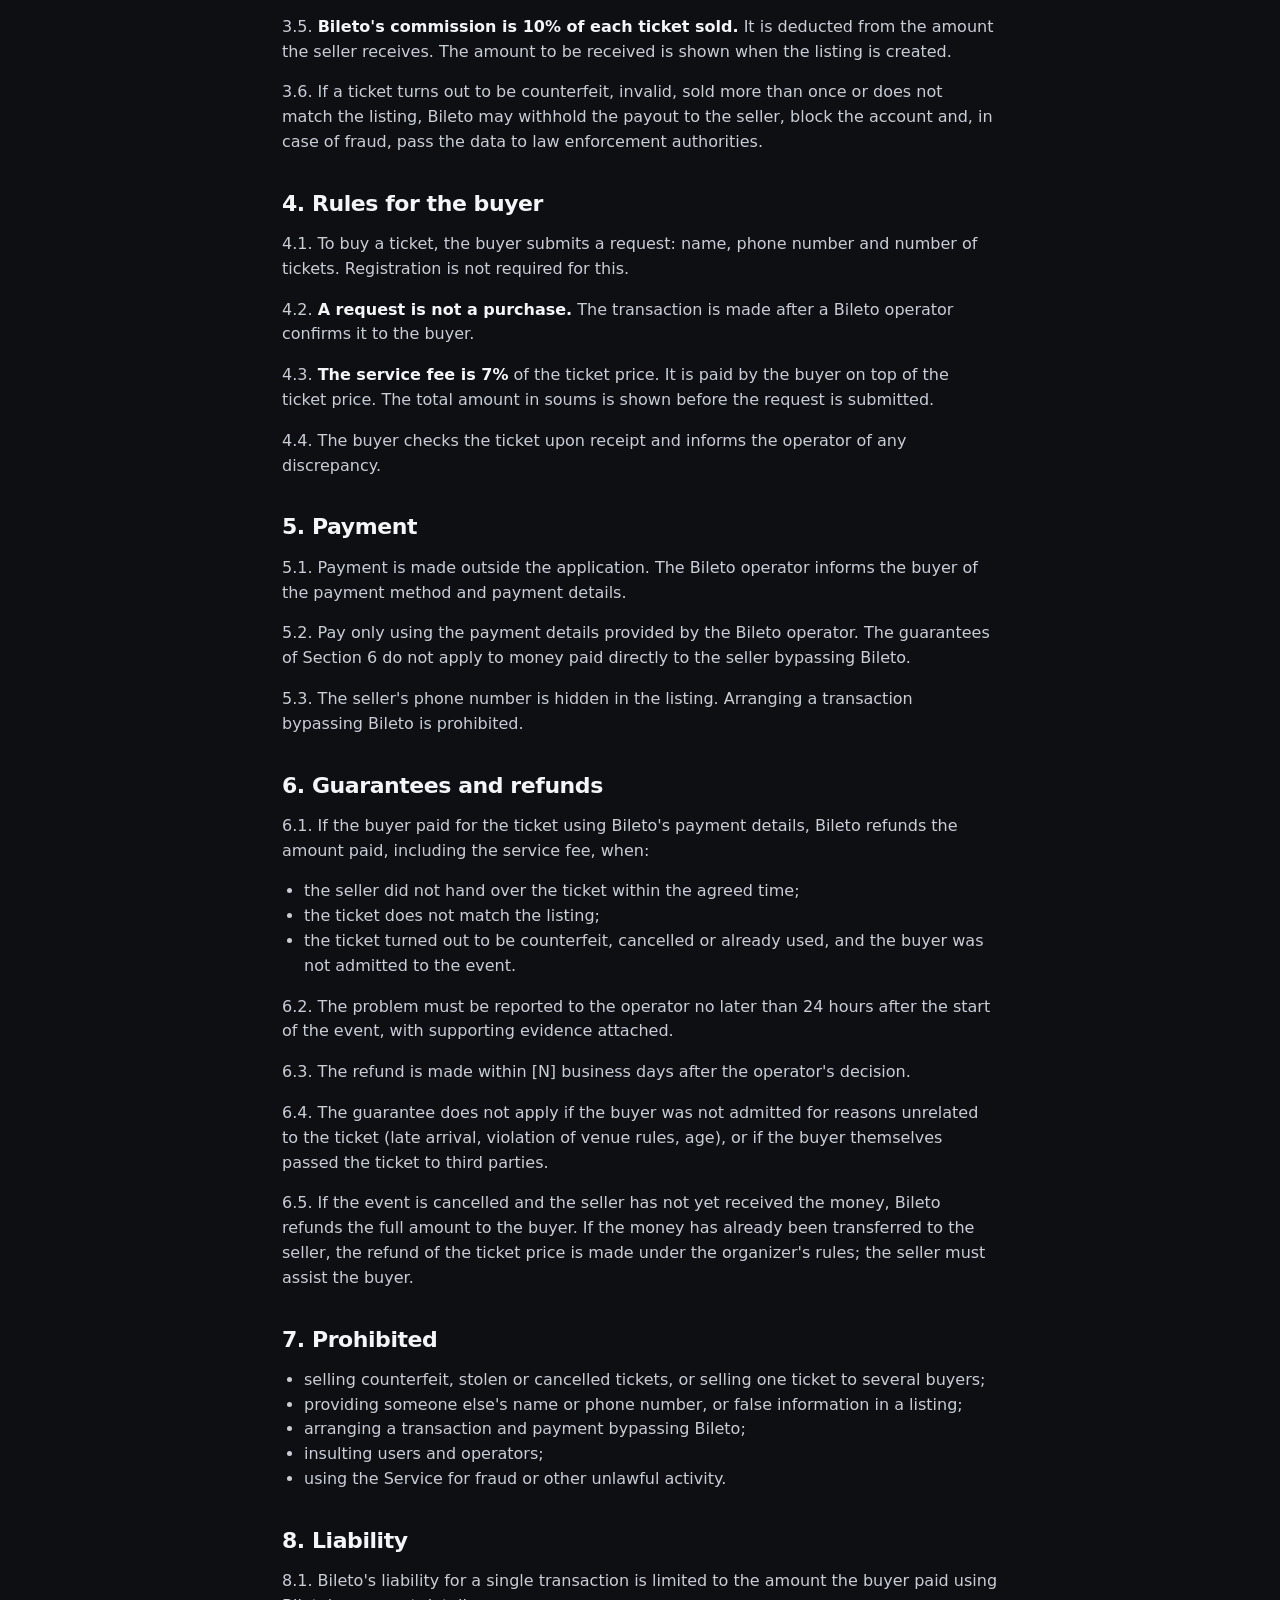
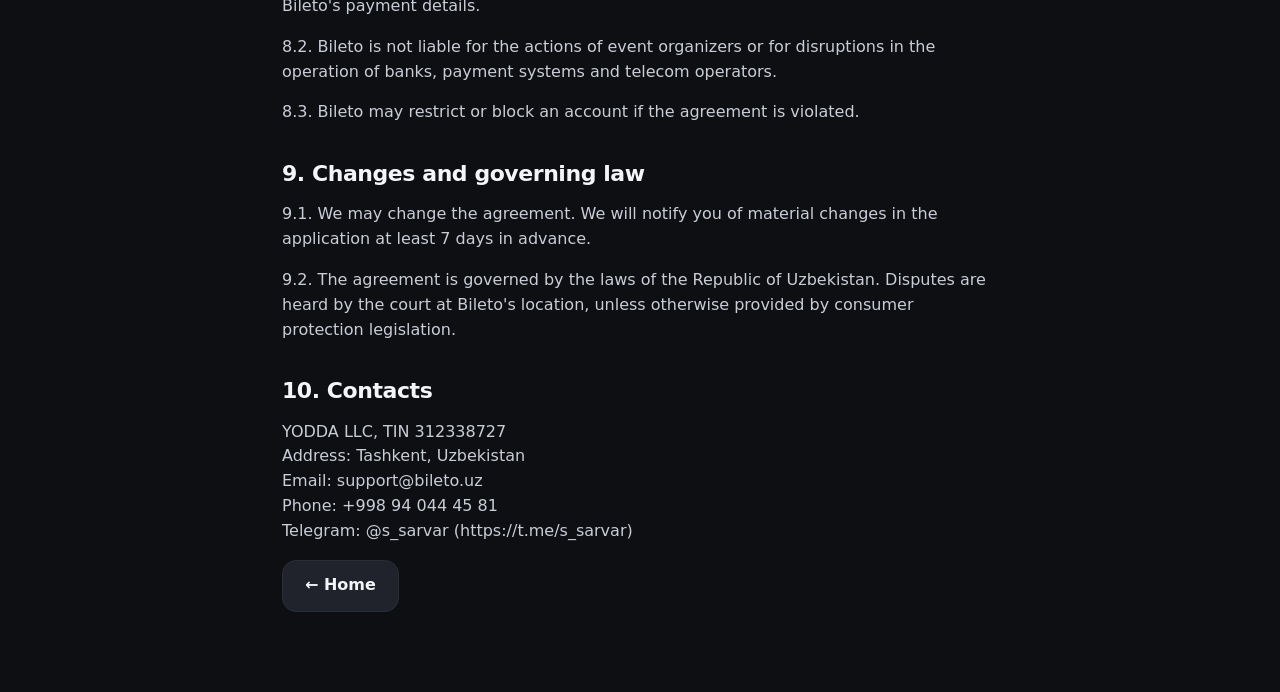
<file: legal/terms.en.html>
<!doctype html>
<html lang="en">
<head>
<meta charset="utf-8">
<meta name="viewport" content="width=device-width, initial-scale=1">
<title>Bileto User Agreement</title>
<meta name="description" content="Bileto User Agreement. Bileto — tickets from people.">
<link rel="canonical" href="https://bileto.uz/legal/terms.en.html">
<link rel="alternate" hreflang="ru" href="https://bileto.uz/legal/terms.ru.html">
<link rel="alternate" hreflang="uz-Latn" href="https://bileto.uz/legal/terms.uz-latn.html">
<link rel="alternate" hreflang="uz-Cyrl" href="https://bileto.uz/legal/terms.uz.html">
<link rel="alternate" hreflang="en" href="https://bileto.uz/legal/terms.en.html">
<meta name="theme-color" content="#0e0f13">
<link rel="icon" href="../assets/favicon.png">
<link rel="stylesheet" href="../styles.css">
</head>
<body class="legal">
<header class="nav"><div class="wrap nav-in">
  <a class="brand" href="../en/"><img src="../assets/logo-256.png" alt="" width="32" height="32">Bileto</a>
  <nav class="legal-nav"><a href="terms.en.html" aria-current="page">Terms</a><a href="privacy.en.html">Privacy</a></nav>
  <nav class="langs" aria-label="Language"><a href="terms.ru.html" hreflang="ru" lang="ru">RU</a><a href="terms.uz-latn.html" hreflang="uz-Latn" lang="uz-Latn">UZ</a><a href="terms.uz.html" hreflang="uz-Cyrl" lang="uz-Cyrl">ЎЗ</a><a href="terms.en.html" hreflang="en" lang="en" aria-current="page">EN</a></nav>
</div></header>
<main class="wrap doc">
<h1>Bileto User Agreement</h1>
<p>Version dated 26.10.2026</p>
<p>This agreement governs the relationship between YODDA LLC, TIN 312338727, address: Tashkent, Uzbekistan (hereinafter "Bileto", "we"), and users of the Bileto mobile application and website (hereinafter the "Service").</p>
<p>By registering, posting a listing or submitting a request, you confirm that you have read and accept this agreement and the Privacy Policy.</p>
<h2>1. What Bileto is</h2>
<p>1.1. Bileto is a platform for the resale of event tickets between private individuals. The seller posts a listing for a ticket, and the buyer submits a purchase request.</p>
<p>1.2. <strong>Bileto acts as an intermediary.</strong> We do not organize events, do not issue tickets and are not their owner. For each request, a Bileto operator:</p>
<ul><li>contacts the buyer and the seller;</li><li>checks the ticket;</li><li>informs the buyer of the amount and the payment method;</li><li>arranges the handover of the ticket to the buyer.</li></ul>
<p>1.3. The event organizer is responsible for holding the event, its rescheduling, cancellation and admission rules.</p>
<h2>2. Registration</h2>
<p>2.1. To register, you need to provide your name, mobile phone number and role: buyer or seller. The phone number is not verified by an SMS code.</p>
<p>2.2. You undertake to provide your real phone number and your own name. Registering with someone else's number is prohibited.</p>
<p>2.3. Signing in again with the same number opens the same account. Do not share the number you use to sign in with third parties.</p>
<p>2.4. The Service may be used by persons over 18 years of age, and by persons aged 16 to 18 with parental consent.</p>
<p>2.5. Only users with the "seller" role may post listings. The role can be changed in the profile.</p>
<h2>3. Rules for the seller</h2>
<p>3.1. By posting a listing, the seller guarantees that the ticket:</p>
<ul><li>is genuine and lawfully belongs to them;</li><li>has not been sold and will not be sold to other persons, either on Bileto or anywhere else;</li><li>has not been cancelled, returned to the organizer or used;</li><li>matches the listing: event, quantity and description (including the seat, if stated).</li></ul>
<p>3.2. When posting a listing, the seller uploads a cover — a photo or screenshot of the ticket or any other image of their choice. The cover is visible to all users. If it shows a ticket, the seller covers the QR code, barcode and any other data that would let a third party use the ticket. Bileto may reject or remove any listing.</p>
<p>3.3. The seller chooses the ticket handover method: <strong>delivery</strong> (the seller delivers the ticket to the buyer) or <strong>pickup</strong> (the buyer collects the ticket from the seller).</p>
<p>3.4. After a request is received, the seller must stay in contact with the operator and hand over the ticket within the agreed time.</p>
<p>3.5. <strong>Bileto's commission is 10% of each ticket sold.</strong> It is deducted from the amount the seller receives. The amount to be received is shown when the listing is created.</p>
<p>3.6. If a ticket turns out to be counterfeit, invalid, sold more than once or does not match the listing, Bileto may withhold the payout to the seller, block the account and, in case of fraud, pass the data to law enforcement authorities.</p>
<h2>4. Rules for the buyer</h2>
<p>4.1. To buy a ticket, the buyer submits a request: name, phone number and number of tickets. Registration is not required for this.</p>
<p>4.2. <strong>A request is not a purchase.</strong> The transaction is made after a Bileto operator confirms it to the buyer.</p>
<p>4.3. <strong>The service fee is 7%</strong> of the ticket price. It is paid by the buyer on top of the ticket price. The total amount in soums is shown before the request is submitted.</p>
<p>4.4. The buyer checks the ticket upon receipt and informs the operator of any discrepancy.</p>
<h2>5. Payment</h2>
<p>5.1. Payment is made outside the application. The Bileto operator informs the buyer of the payment method and payment details.</p>
<p>5.2. Pay only using the payment details provided by the Bileto operator. The guarantees of Section 6 do not apply to money paid directly to the seller bypassing Bileto.</p>
<p>5.3. The seller's phone number is hidden in the listing. Arranging a transaction bypassing Bileto is prohibited.</p>
<h2>6. Guarantees and refunds</h2>
<p>6.1. If the buyer paid for the ticket using Bileto's payment details, Bileto refunds the amount paid, including the service fee, when:</p>
<ul><li>the seller did not hand over the ticket within the agreed time;</li><li>the ticket does not match the listing;</li><li>the ticket turned out to be counterfeit, cancelled or already used, and the buyer was not admitted to the event.</li></ul>
<p>6.2. The problem must be reported to the operator no later than 24 hours after the start of the event, with supporting evidence attached.</p>
<p>6.3. The refund is made within [N] business days after the operator's decision.</p>
<p>6.4. The guarantee does not apply if the buyer was not admitted for reasons unrelated to the ticket (late arrival, violation of venue rules, age), or if the buyer themselves passed the ticket to third parties.</p>
<p>6.5. If the event is cancelled and the seller has not yet received the money, Bileto refunds the full amount to the buyer. If the money has already been transferred to the seller, the refund of the ticket price is made under the organizer's rules; the seller must assist the buyer.</p>
<h2>7. Prohibited</h2>
<ul><li>selling counterfeit, stolen or cancelled tickets, or selling one ticket to several buyers;</li><li>providing someone else's name or phone number, or false information in a listing;</li><li>arranging a transaction and payment bypassing Bileto;</li><li>insulting users and operators;</li><li>using the Service for fraud or other unlawful activity.</li></ul>
<h2>8. Liability</h2>
<p>8.1. Bileto's liability for a single transaction is limited to the amount the buyer paid using Bileto's payment details.</p>
<p>8.2. Bileto is not liable for the actions of event organizers or for disruptions in the operation of banks, payment systems and telecom operators.</p>
<p>8.3. Bileto may restrict or block an account if the agreement is violated.</p>
<h2>9. Changes and governing law</h2>
<p>9.1. We may change the agreement. We will notify you of material changes in the application at least 7 days in advance.</p>
<p>9.2. The agreement is governed by the laws of the Republic of Uzbekistan. Disputes are heard by the court at Bileto's location, unless otherwise provided by consumer protection legislation.</p>
<h2>10. Contacts</h2>
<p>YODDA LLC, TIN 312338727<br>Address: Tashkent, Uzbekistan<br>Email: support@bileto.uz<br>Phone: +998 94 044 45 81<br>Telegram: @s_sarvar (https://t.me/s_sarvar)</p>
<p><a class="btn btn-ghost" href="../en/">← Home</a></p>
</main>
</body>
</html>
</file>
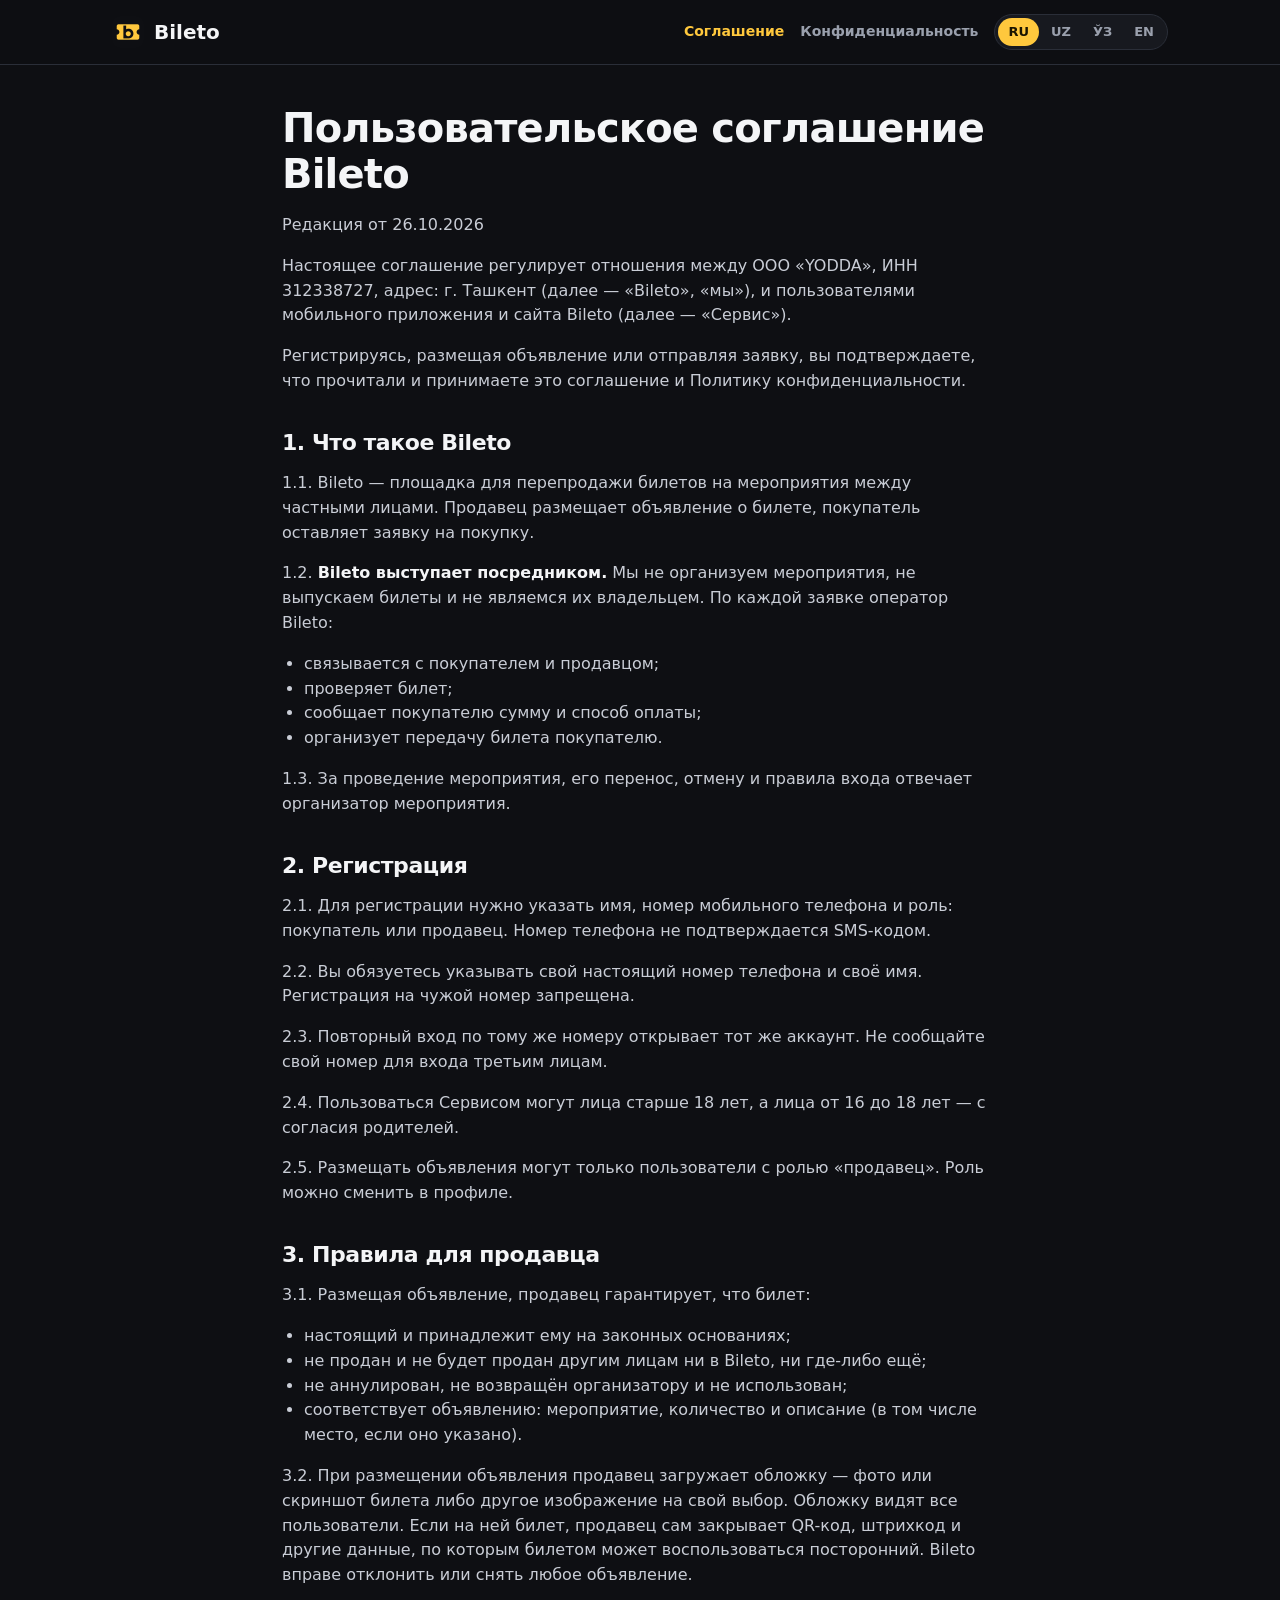
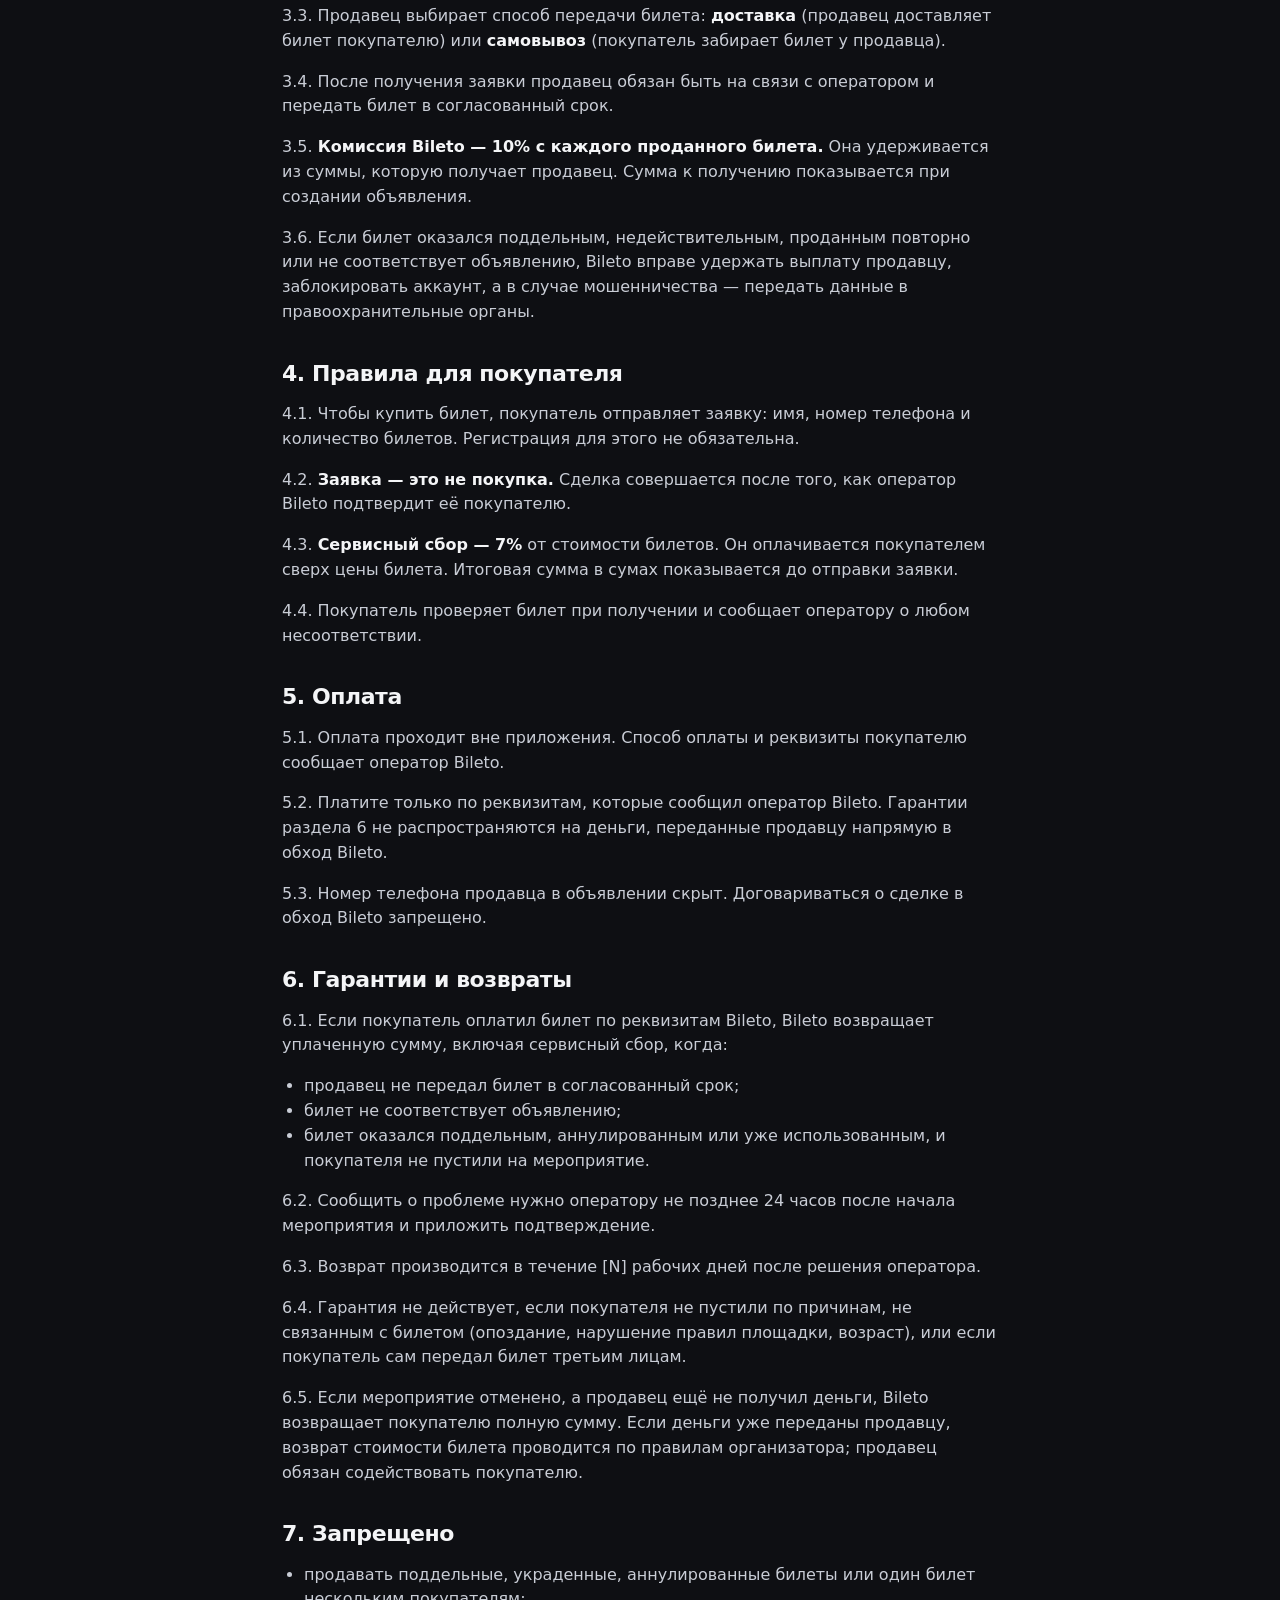
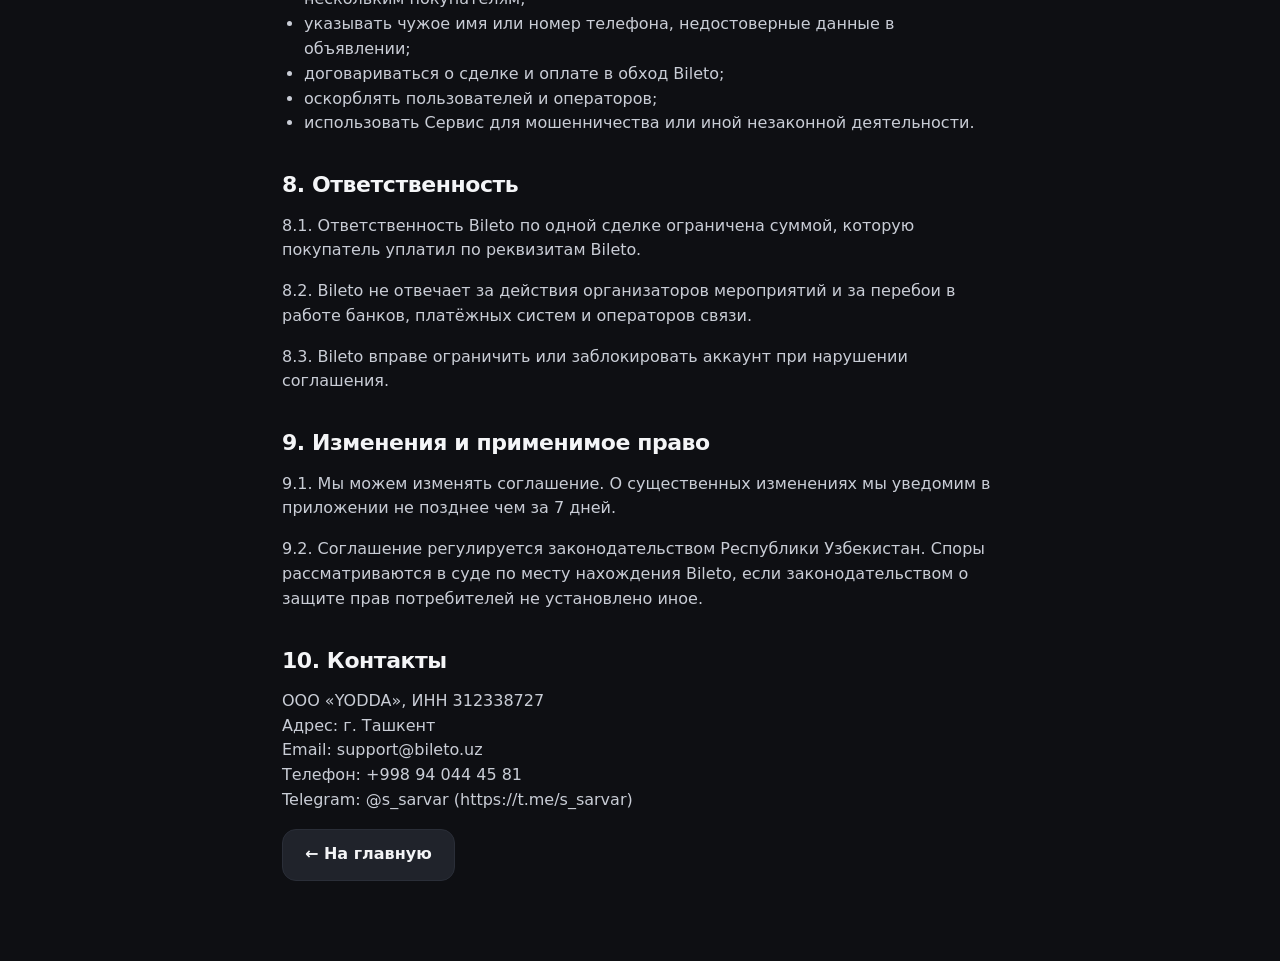
<file: legal/terms.ru.html>
<!doctype html>
<html lang="ru">
<head>
<meta charset="utf-8">
<meta name="viewport" content="width=device-width, initial-scale=1">
<title>Пользовательское соглашение Bileto</title>
<meta name="description" content="Пользовательское соглашение Bileto. Bileto — билеты от людей.">
<link rel="canonical" href="https://bileto.uz/legal/terms.ru.html">
<link rel="alternate" hreflang="ru" href="https://bileto.uz/legal/terms.ru.html">
<link rel="alternate" hreflang="uz-Latn" href="https://bileto.uz/legal/terms.uz-latn.html">
<link rel="alternate" hreflang="uz-Cyrl" href="https://bileto.uz/legal/terms.uz.html">
<link rel="alternate" hreflang="en" href="https://bileto.uz/legal/terms.en.html">
<meta name="theme-color" content="#0e0f13">
<link rel="icon" href="../assets/favicon.png">
<link rel="stylesheet" href="../styles.css">
</head>
<body class="legal">
<header class="nav"><div class="wrap nav-in">
  <a class="brand" href="../"><img src="../assets/logo-256.png" alt="" width="32" height="32">Bileto</a>
  <nav class="legal-nav"><a href="terms.ru.html" aria-current="page">Соглашение</a><a href="privacy.ru.html">Конфиденциальность</a></nav>
  <nav class="langs" aria-label="Language"><a href="terms.ru.html" hreflang="ru" lang="ru" aria-current="page">RU</a><a href="terms.uz-latn.html" hreflang="uz-Latn" lang="uz-Latn">UZ</a><a href="terms.uz.html" hreflang="uz-Cyrl" lang="uz-Cyrl">ЎЗ</a><a href="terms.en.html" hreflang="en" lang="en">EN</a></nav>
</div></header>
<main class="wrap doc">
<h1>Пользовательское соглашение Bileto</h1>
<p>Редакция от 26.10.2026</p>
<p>Настоящее соглашение регулирует отношения между ООО «YODDA», ИНН 312338727, адрес: г. Ташкент (далее — «Bileto», «мы»), и пользователями мобильного приложения и сайта Bileto (далее — «Сервис»).</p>
<p>Регистрируясь, размещая объявление или отправляя заявку, вы подтверждаете, что прочитали и принимаете это соглашение и Политику конфиденциальности.</p>
<h2>1. Что такое Bileto</h2>
<p>1.1. Bileto — площадка для перепродажи билетов на мероприятия между частными лицами. Продавец размещает объявление о билете, покупатель оставляет заявку на покупку.</p>
<p>1.2. <strong>Bileto выступает посредником.</strong> Мы не организуем мероприятия, не выпускаем билеты и не являемся их владельцем. По каждой заявке оператор Bileto:</p>
<ul><li>связывается с покупателем и продавцом;</li><li>проверяет билет;</li><li>сообщает покупателю сумму и способ оплаты;</li><li>организует передачу билета покупателю.</li></ul>
<p>1.3. За проведение мероприятия, его перенос, отмену и правила входа отвечает организатор мероприятия.</p>
<h2>2. Регистрация</h2>
<p>2.1. Для регистрации нужно указать имя, номер мобильного телефона и роль: покупатель или продавец. Номер телефона не подтверждается SMS-кодом.</p>
<p>2.2. Вы обязуетесь указывать свой настоящий номер телефона и своё имя. Регистрация на чужой номер запрещена.</p>
<p>2.3. Повторный вход по тому же номеру открывает тот же аккаунт. Не сообщайте свой номер для входа третьим лицам.</p>
<p>2.4. Пользоваться Сервисом могут лица старше 18 лет, а лица от 16 до 18 лет — с согласия родителей.</p>
<p>2.5. Размещать объявления могут только пользователи с ролью «продавец». Роль можно сменить в профиле.</p>
<h2>3. Правила для продавца</h2>
<p>3.1. Размещая объявление, продавец гарантирует, что билет:</p>
<ul><li>настоящий и принадлежит ему на законных основаниях;</li><li>не продан и не будет продан другим лицам ни в Bileto, ни где-либо ещё;</li><li>не аннулирован, не возвращён организатору и не использован;</li><li>соответствует объявлению: мероприятие, количество и описание (в том числе место, если оно указано).</li></ul>
<p>3.2. При размещении объявления продавец загружает обложку — фото или скриншот билета либо другое изображение на свой выбор. Обложку видят все пользователи. Если на ней билет, продавец сам закрывает QR-код, штрихкод и другие данные, по которым билетом может воспользоваться посторонний. Bileto вправе отклонить или снять любое объявление.</p>
<p>3.3. Продавец выбирает способ передачи билета: <strong>доставка</strong> (продавец доставляет билет покупателю) или <strong>самовывоз</strong> (покупатель забирает билет у продавца).</p>
<p>3.4. После получения заявки продавец обязан быть на связи с оператором и передать билет в согласованный срок.</p>
<p>3.5. <strong>Комиссия Bileto — 10% с каждого проданного билета.</strong> Она удерживается из суммы, которую получает продавец. Сумма к получению показывается при создании объявления.</p>
<p>3.6. Если билет оказался поддельным, недействительным, проданным повторно или не соответствует объявлению, Bileto вправе удержать выплату продавцу, заблокировать аккаунт, а в случае мошенничества — передать данные в правоохранительные органы.</p>
<h2>4. Правила для покупателя</h2>
<p>4.1. Чтобы купить билет, покупатель отправляет заявку: имя, номер телефона и количество билетов. Регистрация для этого не обязательна.</p>
<p>4.2. <strong>Заявка — это не покупка.</strong> Сделка совершается после того, как оператор Bileto подтвердит её покупателю.</p>
<p>4.3. <strong>Сервисный сбор — 7%</strong> от стоимости билетов. Он оплачивается покупателем сверх цены билета. Итоговая сумма в сумах показывается до отправки заявки.</p>
<p>4.4. Покупатель проверяет билет при получении и сообщает оператору о любом несоответствии.</p>
<h2>5. Оплата</h2>
<p>5.1. Оплата проходит вне приложения. Способ оплаты и реквизиты покупателю сообщает оператор Bileto.</p>
<p>5.2. Платите только по реквизитам, которые сообщил оператор Bileto. Гарантии раздела 6 не распространяются на деньги, переданные продавцу напрямую в обход Bileto.</p>
<p>5.3. Номер телефона продавца в объявлении скрыт. Договариваться о сделке в обход Bileto запрещено.</p>
<h2>6. Гарантии и возвраты</h2>
<p>6.1. Если покупатель оплатил билет по реквизитам Bileto, Bileto возвращает уплаченную сумму, включая сервисный сбор, когда:</p>
<ul><li>продавец не передал билет в согласованный срок;</li><li>билет не соответствует объявлению;</li><li>билет оказался поддельным, аннулированным или уже использованным, и покупателя не пустили на мероприятие.</li></ul>
<p>6.2. Сообщить о проблеме нужно оператору не позднее 24 часов после начала мероприятия и приложить подтверждение.</p>
<p>6.3. Возврат производится в течение [N] рабочих дней после решения оператора.</p>
<p>6.4. Гарантия не действует, если покупателя не пустили по причинам, не связанным с билетом (опоздание, нарушение правил площадки, возраст), или если покупатель сам передал билет третьим лицам.</p>
<p>6.5. Если мероприятие отменено, а продавец ещё не получил деньги, Bileto возвращает покупателю полную сумму. Если деньги уже переданы продавцу, возврат стоимости билета проводится по правилам организатора; продавец обязан содействовать покупателю.</p>
<h2>7. Запрещено</h2>
<ul><li>продавать поддельные, украденные, аннулированные билеты или один билет нескольким покупателям;</li><li>указывать чужое имя или номер телефона, недостоверные данные в объявлении;</li><li>договариваться о сделке и оплате в обход Bileto;</li><li>оскорблять пользователей и операторов;</li><li>использовать Сервис для мошенничества или иной незаконной деятельности.</li></ul>
<h2>8. Ответственность</h2>
<p>8.1. Ответственность Bileto по одной сделке ограничена суммой, которую покупатель уплатил по реквизитам Bileto.</p>
<p>8.2. Bileto не отвечает за действия организаторов мероприятий и за перебои в работе банков, платёжных систем и операторов связи.</p>
<p>8.3. Bileto вправе ограничить или заблокировать аккаунт при нарушении соглашения.</p>
<h2>9. Изменения и применимое право</h2>
<p>9.1. Мы можем изменять соглашение. О существенных изменениях мы уведомим в приложении не позднее чем за 7 дней.</p>
<p>9.2. Соглашение регулируется законодательством Республики Узбекистан. Споры рассматриваются в суде по месту нахождения Bileto, если законодательством о защите прав потребителей не установлено иное.</p>
<h2>10. Контакты</h2>
<p>ООО «YODDA», ИНН 312338727<br>Адрес: г. Ташкент<br>Email: support@bileto.uz<br>Телефон: +998 94 044 45 81<br>Telegram: @s_sarvar (https://t.me/s_sarvar)</p>
<p><a class="btn btn-ghost" href="../">← На главную</a></p>
</main>
</body>
</html>
</file>
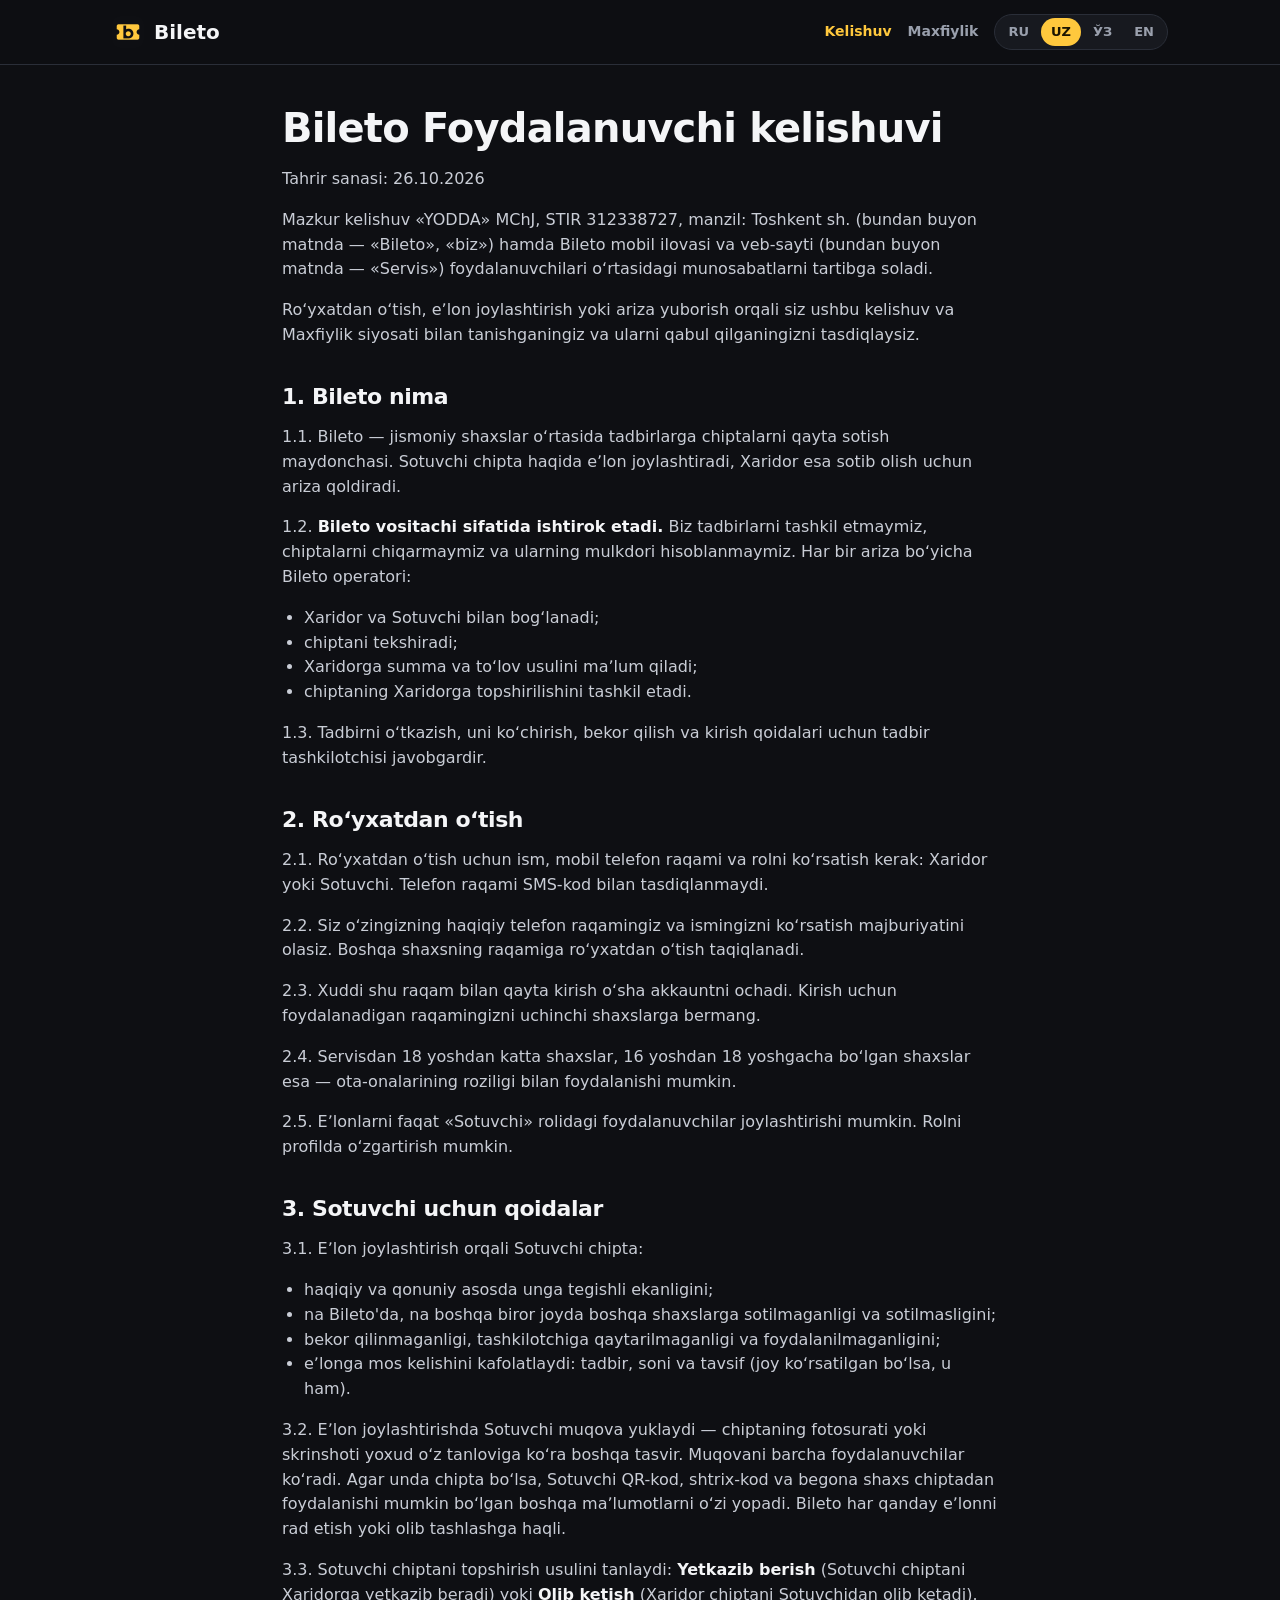
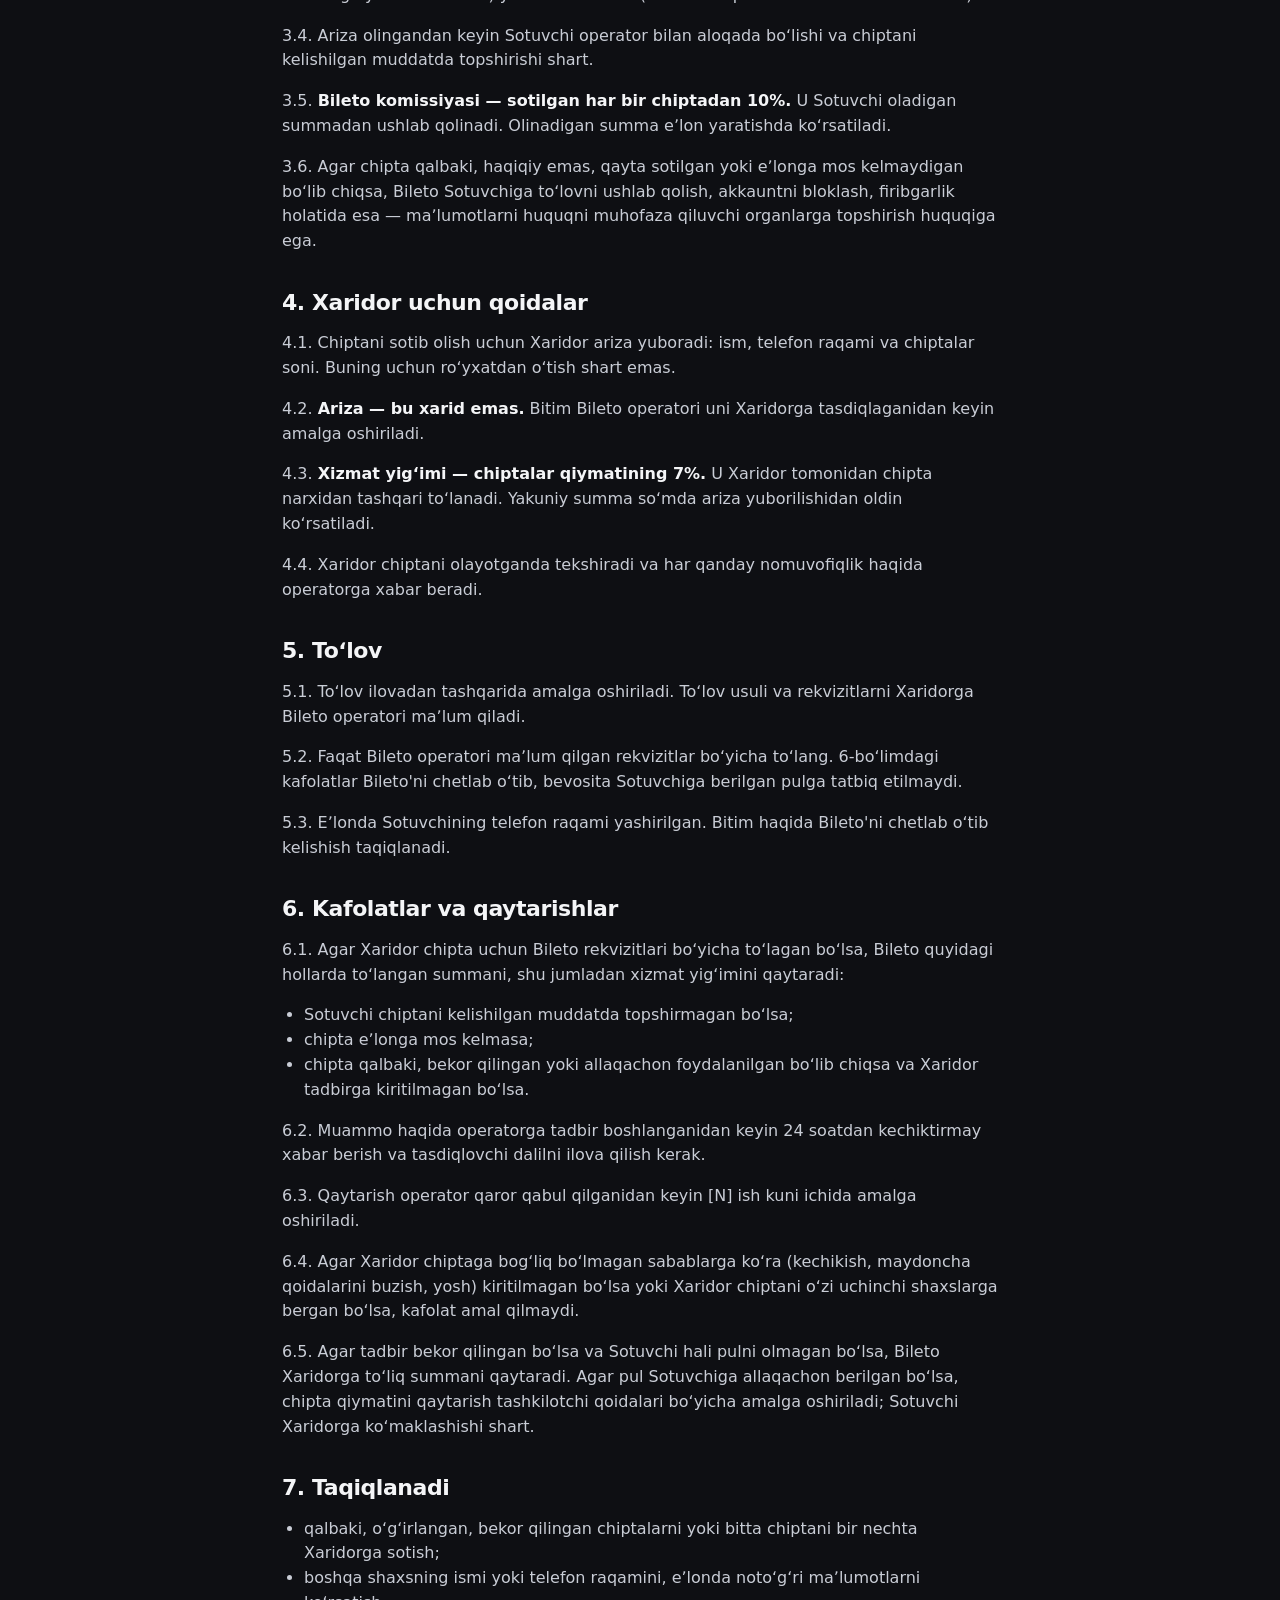
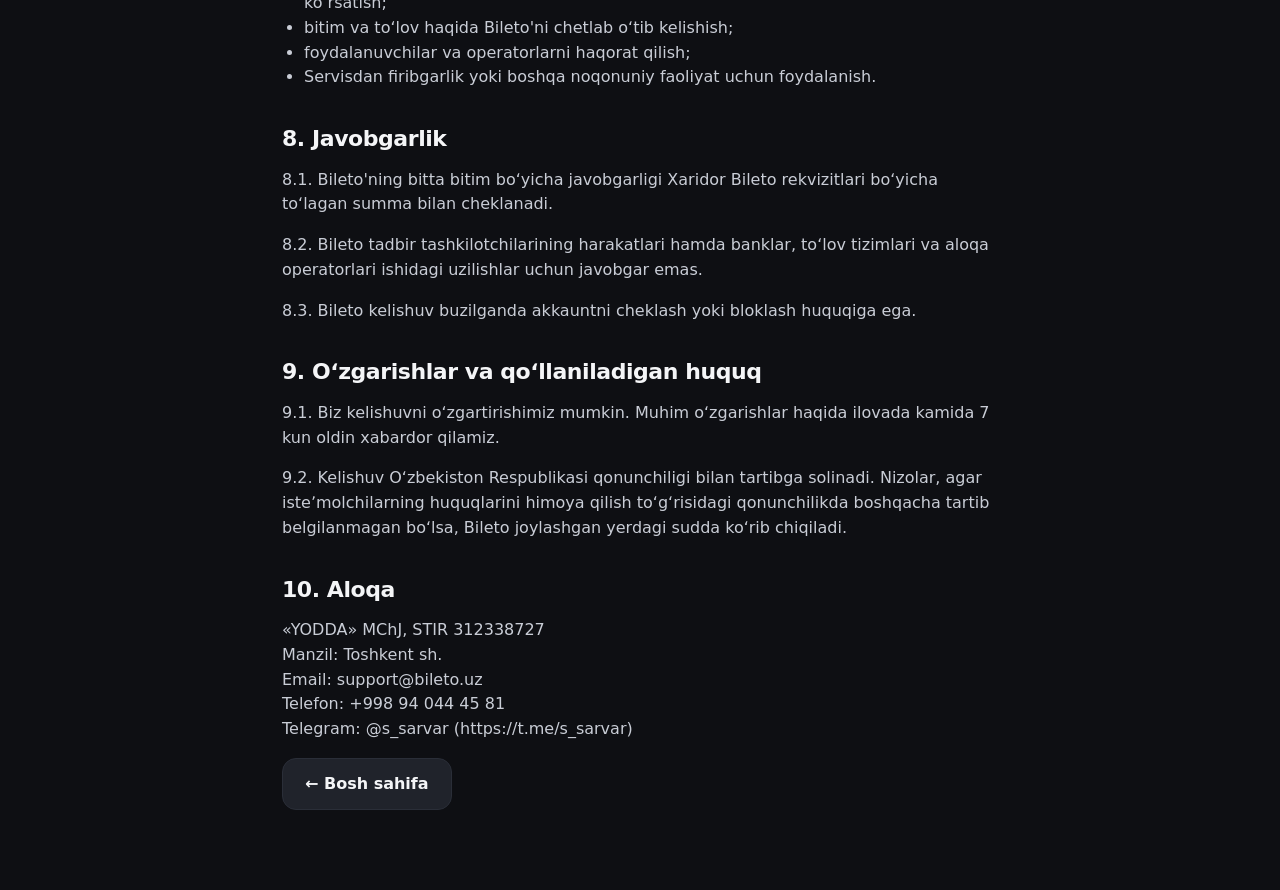
<file: legal/terms.uz-latn.html>
<!doctype html>
<html lang="uz-Latn">
<head>
<meta charset="utf-8">
<meta name="viewport" content="width=device-width, initial-scale=1">
<title>Bileto Foydalanuvchi kelishuvi</title>
<meta name="description" content="Bileto Foydalanuvchi kelishuvi. Bileto — odamlardan chiptalar.">
<link rel="canonical" href="https://bileto.uz/legal/terms.uz-latn.html">
<link rel="alternate" hreflang="ru" href="https://bileto.uz/legal/terms.ru.html">
<link rel="alternate" hreflang="uz-Latn" href="https://bileto.uz/legal/terms.uz-latn.html">
<link rel="alternate" hreflang="uz-Cyrl" href="https://bileto.uz/legal/terms.uz.html">
<link rel="alternate" hreflang="en" href="https://bileto.uz/legal/terms.en.html">
<meta name="theme-color" content="#0e0f13">
<link rel="icon" href="../assets/favicon.png">
<link rel="stylesheet" href="../styles.css">
</head>
<body class="legal">
<header class="nav"><div class="wrap nav-in">
  <a class="brand" href="../uz-latn/"><img src="../assets/logo-256.png" alt="" width="32" height="32">Bileto</a>
  <nav class="legal-nav"><a href="terms.uz-latn.html" aria-current="page">Kelishuv</a><a href="privacy.uz-latn.html">Maxfiylik</a></nav>
  <nav class="langs" aria-label="Language"><a href="terms.ru.html" hreflang="ru" lang="ru">RU</a><a href="terms.uz-latn.html" hreflang="uz-Latn" lang="uz-Latn" aria-current="page">UZ</a><a href="terms.uz.html" hreflang="uz-Cyrl" lang="uz-Cyrl">ЎЗ</a><a href="terms.en.html" hreflang="en" lang="en">EN</a></nav>
</div></header>
<main class="wrap doc">
<h1>Bileto Foydalanuvchi kelishuvi</h1>
<p>Tahrir sanasi: 26.10.2026</p>
<p>Mazkur kelishuv «YODDA» MChJ, STIR 312338727, manzil: Toshkent sh. (bundan buyon matnda — «Bileto», «biz») hamda Bileto mobil ilovasi va veb-sayti (bundan buyon matnda — «Servis») foydalanuvchilari oʻrtasidagi munosabatlarni tartibga soladi.</p>
<p>Roʻyxatdan oʻtish, eʼlon joylashtirish yoki ariza yuborish orqali siz ushbu kelishuv va Maxfiylik siyosati bilan tanishganingiz va ularni qabul qilganingizni tasdiqlaysiz.</p>
<h2>1. Bileto nima</h2>
<p>1.1. Bileto — jismoniy shaxslar oʻrtasida tadbirlarga chiptalarni qayta sotish maydonchasi. Sotuvchi chipta haqida eʼlon joylashtiradi, Xaridor esa sotib olish uchun ariza qoldiradi.</p>
<p>1.2. <strong>Bileto vositachi sifatida ishtirok etadi.</strong> Biz tadbirlarni tashkil etmaymiz, chiptalarni chiqarmaymiz va ularning mulkdori hisoblanmaymiz. Har bir ariza boʻyicha Bileto operatori:</p>
<ul><li>Xaridor va Sotuvchi bilan bogʻlanadi;</li><li>chiptani tekshiradi;</li><li>Xaridorga summa va toʻlov usulini maʼlum qiladi;</li><li>chiptaning Xaridorga topshirilishini tashkil etadi.</li></ul>
<p>1.3. Tadbirni oʻtkazish, uni koʻchirish, bekor qilish va kirish qoidalari uchun tadbir tashkilotchisi javobgardir.</p>
<h2>2. Roʻyxatdan oʻtish</h2>
<p>2.1. Roʻyxatdan oʻtish uchun ism, mobil telefon raqami va rolni koʻrsatish kerak: Xaridor yoki Sotuvchi. Telefon raqami SMS-kod bilan tasdiqlanmaydi.</p>
<p>2.2. Siz oʻzingizning haqiqiy telefon raqamingiz va ismingizni koʻrsatish majburiyatini olasiz. Boshqa shaxsning raqamiga roʻyxatdan oʻtish taqiqlanadi.</p>
<p>2.3. Xuddi shu raqam bilan qayta kirish oʻsha akkauntni ochadi. Kirish uchun foydalanadigan raqamingizni uchinchi shaxslarga bermang.</p>
<p>2.4. Servisdan 18 yoshdan katta shaxslar, 16 yoshdan 18 yoshgacha boʻlgan shaxslar esa — ota-onalarining roziligi bilan foydalanishi mumkin.</p>
<p>2.5. Eʼlonlarni faqat «Sotuvchi» rolidagi foydalanuvchilar joylashtirishi mumkin. Rolni profilda oʻzgartirish mumkin.</p>
<h2>3. Sotuvchi uchun qoidalar</h2>
<p>3.1. Eʼlon joylashtirish orqali Sotuvchi chipta:</p>
<ul><li>haqiqiy va qonuniy asosda unga tegishli ekanligini;</li><li>na Bileto'da, na boshqa biror joyda boshqa shaxslarga sotilmaganligi va sotilmasligini;</li><li>bekor qilinmaganligi, tashkilotchiga qaytarilmaganligi va foydalanilmaganligini;</li><li>eʼlonga mos kelishini kafolatlaydi: tadbir, soni va tavsif (joy koʻrsatilgan boʻlsa, u ham).</li></ul>
<p>3.2. Eʼlon joylashtirishda Sotuvchi muqova yuklaydi — chiptaning fotosurati yoki skrinshoti yoxud oʻz tanloviga koʻra boshqa tasvir. Muqovani barcha foydalanuvchilar koʻradi. Agar unda chipta boʻlsa, Sotuvchi QR-kod, shtrix-kod va begona shaxs chiptadan foydalanishi mumkin boʻlgan boshqa maʼlumotlarni oʻzi yopadi. Bileto har qanday eʼlonni rad etish yoki olib tashlashga haqli.</p>
<p>3.3. Sotuvchi chiptani topshirish usulini tanlaydi: <strong>Yetkazib berish</strong> (Sotuvchi chiptani Xaridorga yetkazib beradi) yoki <strong>Olib ketish</strong> (Xaridor chiptani Sotuvchidan olib ketadi).</p>
<p>3.4. Ariza olingandan keyin Sotuvchi operator bilan aloqada boʻlishi va chiptani kelishilgan muddatda topshirishi shart.</p>
<p>3.5. <strong>Bileto komissiyasi — sotilgan har bir chiptadan 10%.</strong> U Sotuvchi oladigan summadan ushlab qolinadi. Olinadigan summa eʼlon yaratishda koʻrsatiladi.</p>
<p>3.6. Agar chipta qalbaki, haqiqiy emas, qayta sotilgan yoki eʼlonga mos kelmaydigan boʻlib chiqsa, Bileto Sotuvchiga toʻlovni ushlab qolish, akkauntni bloklash, firibgarlik holatida esa — maʼlumotlarni huquqni muhofaza qiluvchi organlarga topshirish huquqiga ega.</p>
<h2>4. Xaridor uchun qoidalar</h2>
<p>4.1. Chiptani sotib olish uchun Xaridor ariza yuboradi: ism, telefon raqami va chiptalar soni. Buning uchun roʻyxatdan oʻtish shart emas.</p>
<p>4.2. <strong>Ariza — bu xarid emas.</strong> Bitim Bileto operatori uni Xaridorga tasdiqlaganidan keyin amalga oshiriladi.</p>
<p>4.3. <strong>Xizmat yigʻimi — chiptalar qiymatining 7%.</strong> U Xaridor tomonidan chipta narxidan tashqari toʻlanadi. Yakuniy summa soʻmda ariza yuborilishidan oldin koʻrsatiladi.</p>
<p>4.4. Xaridor chiptani olayotganda tekshiradi va har qanday nomuvofiqlik haqida operatorga xabar beradi.</p>
<h2>5. Toʻlov</h2>
<p>5.1. Toʻlov ilovadan tashqarida amalga oshiriladi. Toʻlov usuli va rekvizitlarni Xaridorga Bileto operatori maʼlum qiladi.</p>
<p>5.2. Faqat Bileto operatori maʼlum qilgan rekvizitlar boʻyicha toʻlang. 6-boʻlimdagi kafolatlar Bileto'ni chetlab oʻtib, bevosita Sotuvchiga berilgan pulga tatbiq etilmaydi.</p>
<p>5.3. Eʼlonda Sotuvchining telefon raqami yashirilgan. Bitim haqida Bileto'ni chetlab oʻtib kelishish taqiqlanadi.</p>
<h2>6. Kafolatlar va qaytarishlar</h2>
<p>6.1. Agar Xaridor chipta uchun Bileto rekvizitlari boʻyicha toʻlagan boʻlsa, Bileto quyidagi hollarda toʻlangan summani, shu jumladan xizmat yigʻimini qaytaradi:</p>
<ul><li>Sotuvchi chiptani kelishilgan muddatda topshirmagan boʻlsa;</li><li>chipta eʼlonga mos kelmasa;</li><li>chipta qalbaki, bekor qilingan yoki allaqachon foydalanilgan boʻlib chiqsa va Xaridor tadbirga kiritilmagan boʻlsa.</li></ul>
<p>6.2. Muammo haqida operatorga tadbir boshlanganidan keyin 24 soatdan kechiktirmay xabar berish va tasdiqlovchi dalilni ilova qilish kerak.</p>
<p>6.3. Qaytarish operator qaror qabul qilganidan keyin [N] ish kuni ichida amalga oshiriladi.</p>
<p>6.4. Agar Xaridor chiptaga bogʻliq boʻlmagan sabablarga koʻra (kechikish, maydoncha qoidalarini buzish, yosh) kiritilmagan boʻlsa yoki Xaridor chiptani oʻzi uchinchi shaxslarga bergan boʻlsa, kafolat amal qilmaydi.</p>
<p>6.5. Agar tadbir bekor qilingan boʻlsa va Sotuvchi hali pulni olmagan boʻlsa, Bileto Xaridorga toʻliq summani qaytaradi. Agar pul Sotuvchiga allaqachon berilgan boʻlsa, chipta qiymatini qaytarish tashkilotchi qoidalari boʻyicha amalga oshiriladi; Sotuvchi Xaridorga koʻmaklashishi shart.</p>
<h2>7. Taqiqlanadi</h2>
<ul><li>qalbaki, oʻgʻirlangan, bekor qilingan chiptalarni yoki bitta chiptani bir nechta Xaridorga sotish;</li><li>boshqa shaxsning ismi yoki telefon raqamini, eʼlonda notoʻgʻri maʼlumotlarni koʻrsatish;</li><li>bitim va toʻlov haqida Bileto'ni chetlab oʻtib kelishish;</li><li>foydalanuvchilar va operatorlarni haqorat qilish;</li><li>Servisdan firibgarlik yoki boshqa noqonuniy faoliyat uchun foydalanish.</li></ul>
<h2>8. Javobgarlik</h2>
<p>8.1. Bileto'ning bitta bitim boʻyicha javobgarligi Xaridor Bileto rekvizitlari boʻyicha toʻlagan summa bilan cheklanadi.</p>
<p>8.2. Bileto tadbir tashkilotchilarining harakatlari hamda banklar, toʻlov tizimlari va aloqa operatorlari ishidagi uzilishlar uchun javobgar emas.</p>
<p>8.3. Bileto kelishuv buzilganda akkauntni cheklash yoki bloklash huquqiga ega.</p>
<h2>9. Oʻzgarishlar va qoʻllaniladigan huquq</h2>
<p>9.1. Biz kelishuvni oʻzgartirishimiz mumkin. Muhim oʻzgarishlar haqida ilovada kamida 7 kun oldin xabardor qilamiz.</p>
<p>9.2. Kelishuv Oʻzbekiston Respublikasi qonunchiligi bilan tartibga solinadi. Nizolar, agar isteʼmolchilarning huquqlarini himoya qilish toʻgʻrisidagi qonunchilikda boshqacha tartib belgilanmagan boʻlsa, Bileto joylashgan yerdagi sudda koʻrib chiqiladi.</p>
<h2>10. Aloqa</h2>
<p>«YODDA» MChJ, STIR 312338727<br>Manzil: Toshkent sh.<br>Email: support@bileto.uz<br>Telefon: +998 94 044 45 81<br>Telegram: @s_sarvar (https://t.me/s_sarvar)</p>
<p><a class="btn btn-ghost" href="../uz-latn/">← Bosh sahifa</a></p>
</main>
</body>
</html>
</file>
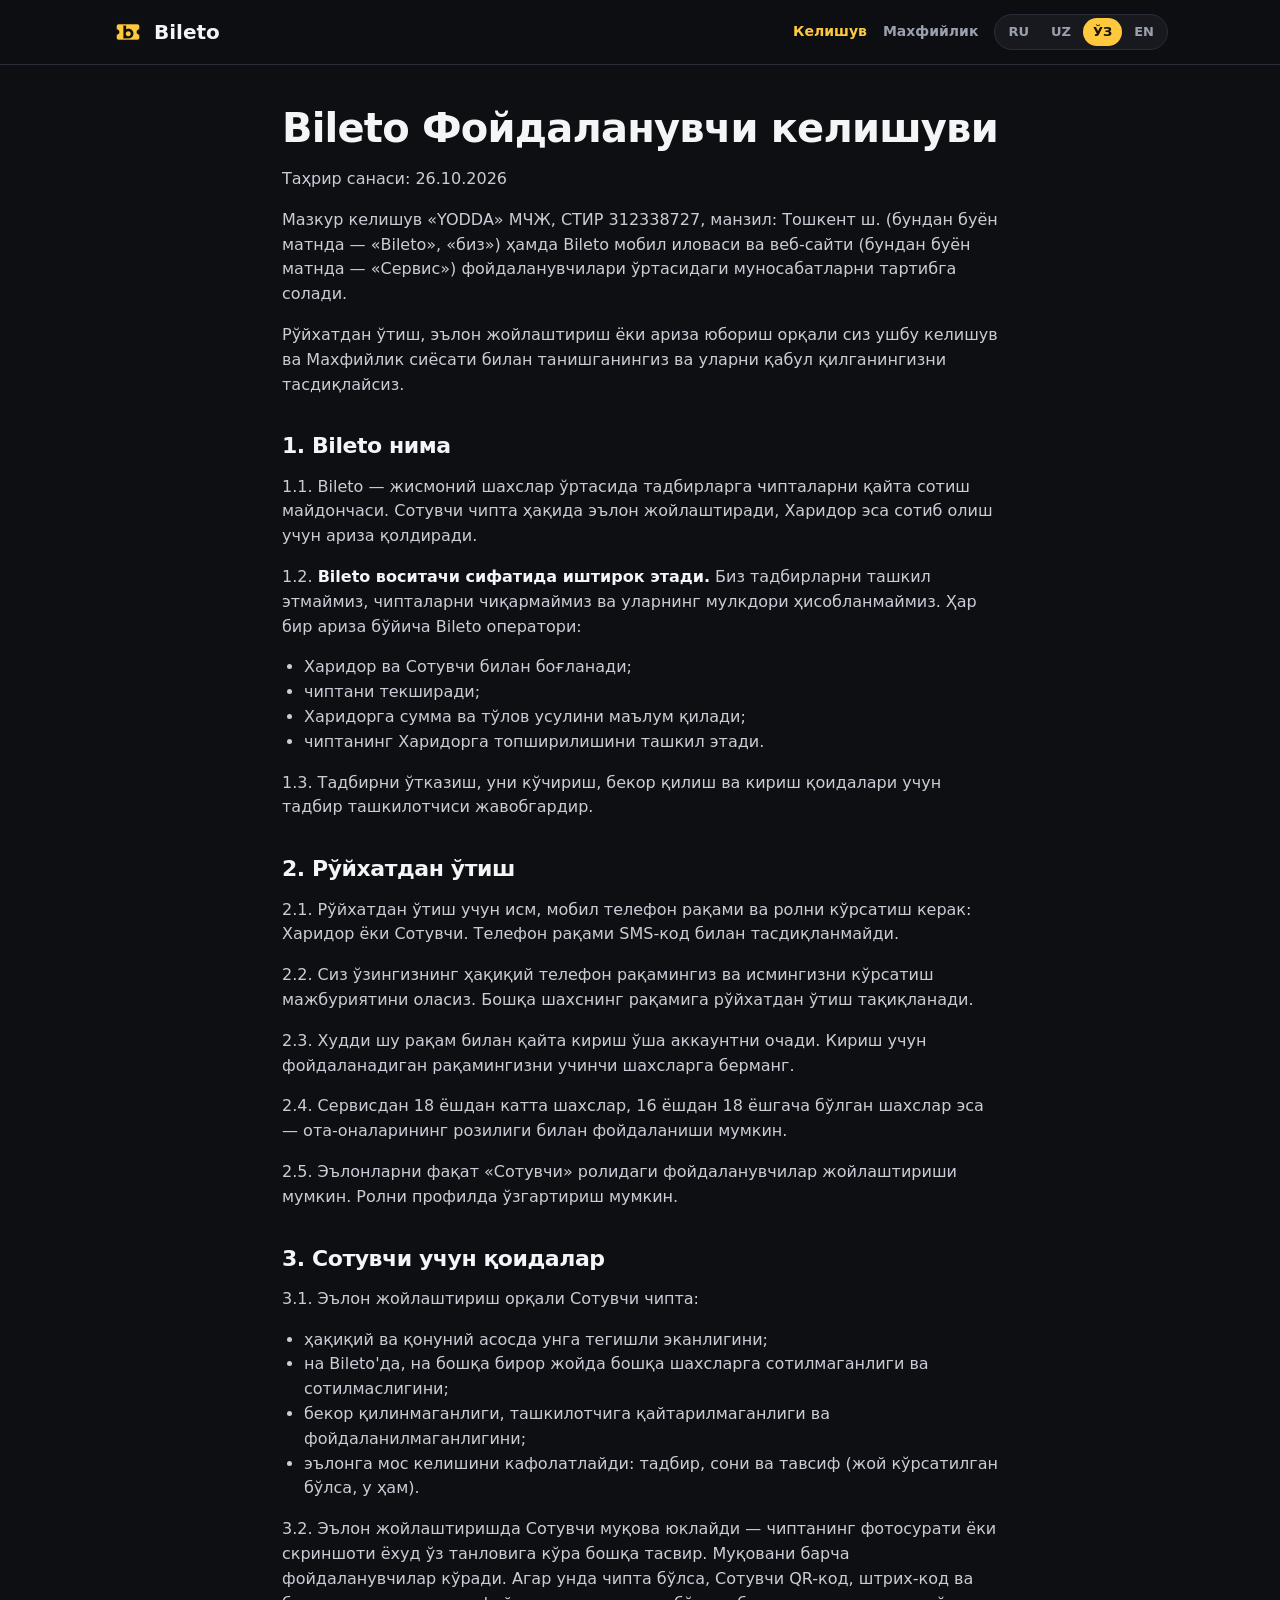
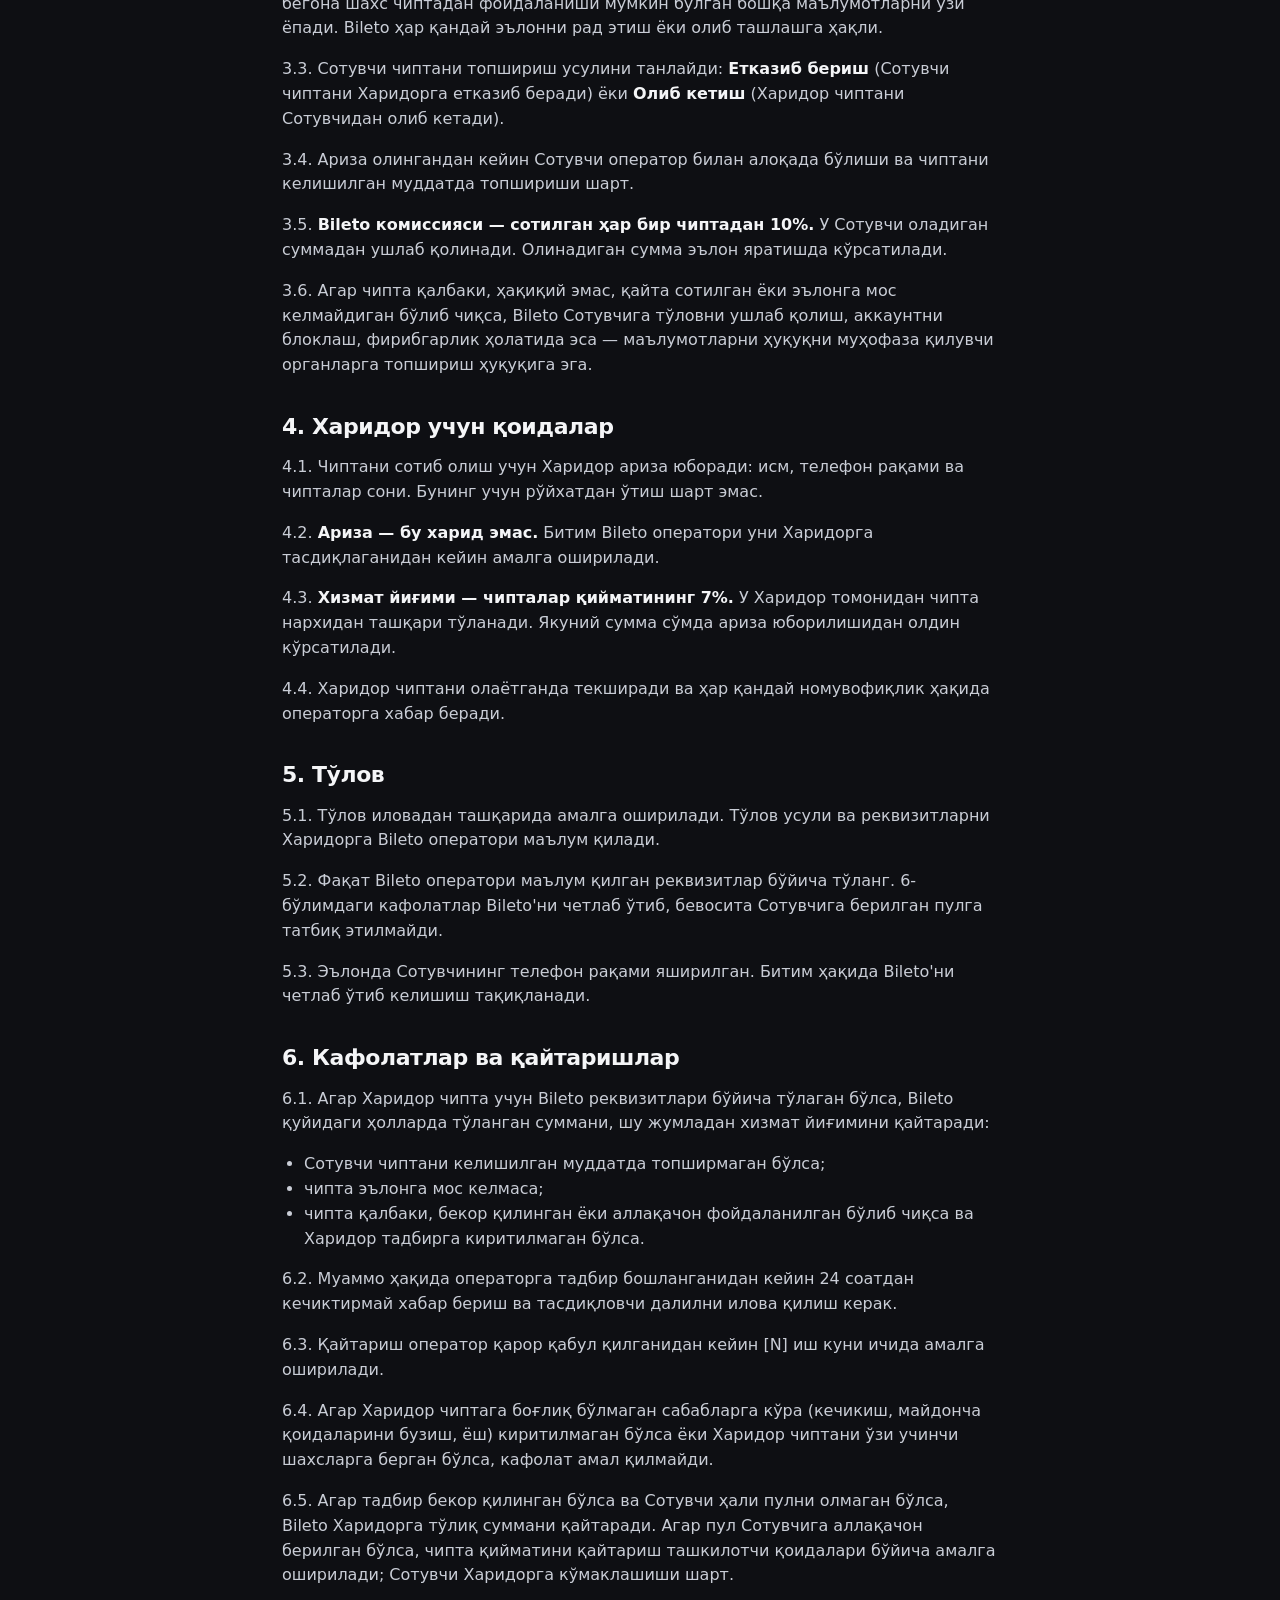
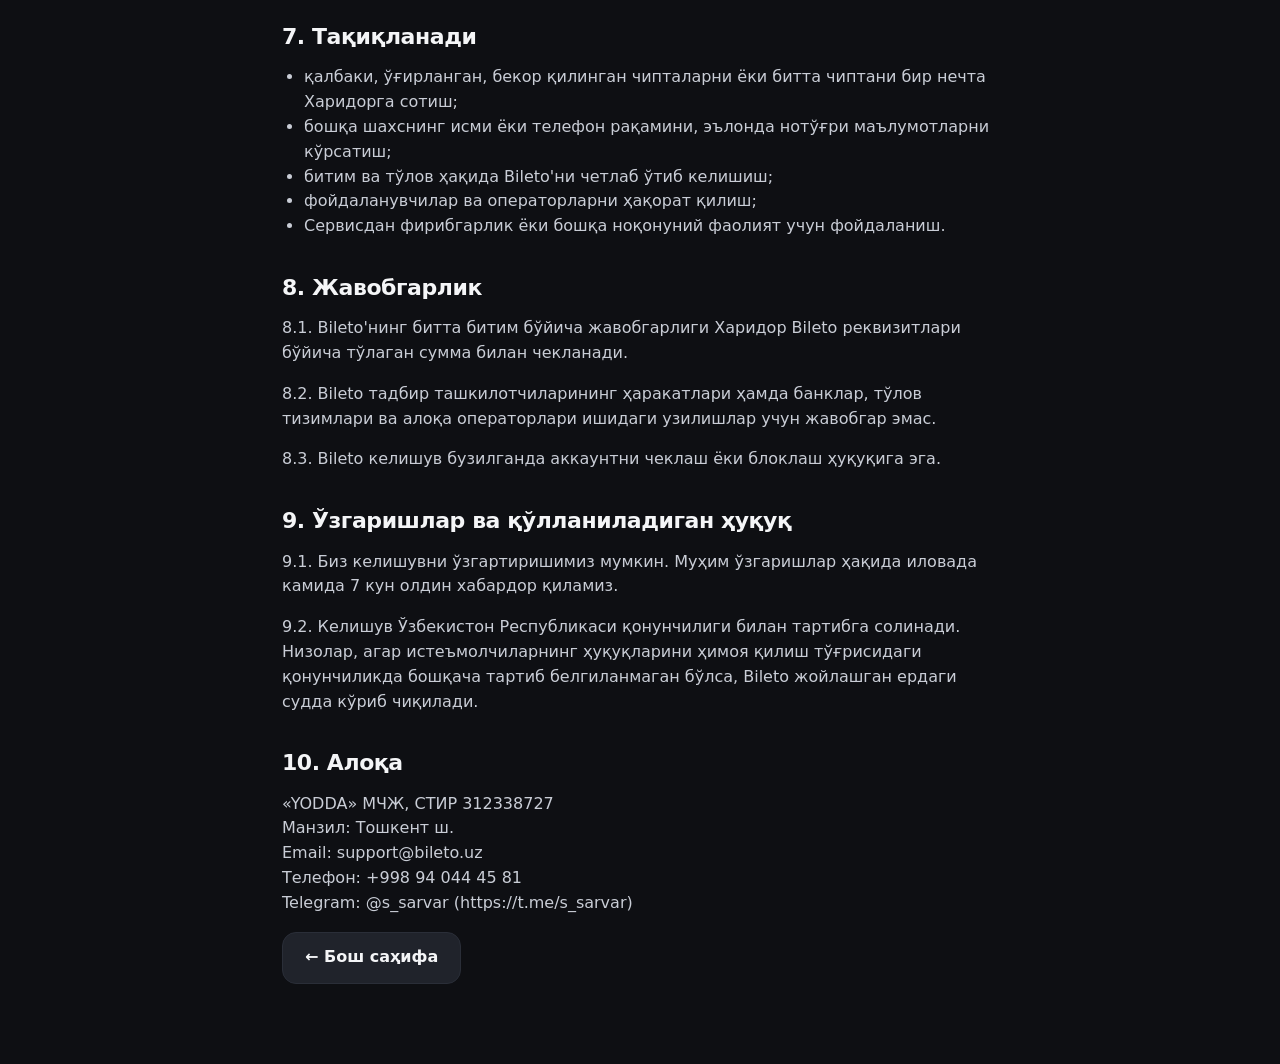
<file: legal/terms.uz.html>
<!doctype html>
<html lang="uz-Cyrl">
<head>
<meta charset="utf-8">
<meta name="viewport" content="width=device-width, initial-scale=1">
<title>Bileto Фойдаланувчи келишуви</title>
<meta name="description" content="Bileto Фойдаланувчи келишуви. Bileto — одамлардан чипталар.">
<link rel="canonical" href="https://bileto.uz/legal/terms.uz.html">
<link rel="alternate" hreflang="ru" href="https://bileto.uz/legal/terms.ru.html">
<link rel="alternate" hreflang="uz-Latn" href="https://bileto.uz/legal/terms.uz-latn.html">
<link rel="alternate" hreflang="uz-Cyrl" href="https://bileto.uz/legal/terms.uz.html">
<link rel="alternate" hreflang="en" href="https://bileto.uz/legal/terms.en.html">
<meta name="theme-color" content="#0e0f13">
<link rel="icon" href="../assets/favicon.png">
<link rel="stylesheet" href="../styles.css">
</head>
<body class="legal">
<header class="nav"><div class="wrap nav-in">
  <a class="brand" href="../uz/"><img src="../assets/logo-256.png" alt="" width="32" height="32">Bileto</a>
  <nav class="legal-nav"><a href="terms.uz.html" aria-current="page">Келишув</a><a href="privacy.uz.html">Махфийлик</a></nav>
  <nav class="langs" aria-label="Language"><a href="terms.ru.html" hreflang="ru" lang="ru">RU</a><a href="terms.uz-latn.html" hreflang="uz-Latn" lang="uz-Latn">UZ</a><a href="terms.uz.html" hreflang="uz-Cyrl" lang="uz-Cyrl" aria-current="page">ЎЗ</a><a href="terms.en.html" hreflang="en" lang="en">EN</a></nav>
</div></header>
<main class="wrap doc">
<h1>Bileto Фойдаланувчи келишуви</h1>
<p>Таҳрир санаси: 26.10.2026</p>
<p>Мазкур келишув «YODDA» МЧЖ, СТИР 312338727, манзил: Тошкент ш. (бундан буён матнда — «Bileto», «биз») ҳамда Bileto мобил иловаси ва веб-сайти (бундан буён матнда — «Сервис») фойдаланувчилари ўртасидаги муносабатларни тартибга солади.</p>
<p>Рўйхатдан ўтиш, эълон жойлаштириш ёки ариза юбориш орқали сиз ушбу келишув ва Махфийлик сиёсати билан танишганингиз ва уларни қабул қилганингизни тасдиқлайсиз.</p>
<h2>1. Bileto нима</h2>
<p>1.1. Bileto — жисмоний шахслар ўртасида тадбирларга чипталарни қайта сотиш майдончаси. Сотувчи чипта ҳақида эълон жойлаштиради, Харидор эса сотиб олиш учун ариза қолдиради.</p>
<p>1.2. <strong>Bileto воситачи сифатида иштирок этади.</strong> Биз тадбирларни ташкил этмаймиз, чипталарни чиқармаймиз ва уларнинг мулкдори ҳисобланмаймиз. Ҳар бир ариза бўйича Bileto оператори:</p>
<ul><li>Харидор ва Сотувчи билан боғланади;</li><li>чиптани текширади;</li><li>Харидорга сумма ва тўлов усулини маълум қилади;</li><li>чиптанинг Харидорга топширилишини ташкил этади.</li></ul>
<p>1.3. Тадбирни ўтказиш, уни кўчириш, бекор қилиш ва кириш қоидалари учун тадбир ташкилотчиси жавобгардир.</p>
<h2>2. Рўйхатдан ўтиш</h2>
<p>2.1. Рўйхатдан ўтиш учун исм, мобил телефон рақами ва ролни кўрсатиш керак: Харидор ёки Сотувчи. Телефон рақами SMS-код билан тасдиқланмайди.</p>
<p>2.2. Сиз ўзингизнинг ҳақиқий телефон рақамингиз ва исмингизни кўрсатиш мажбуриятини оласиз. Бошқа шахснинг рақамига рўйхатдан ўтиш тақиқланади.</p>
<p>2.3. Худди шу рақам билан қайта кириш ўша аккаунтни очади. Кириш учун фойдаланадиган рақамингизни учинчи шахсларга берманг.</p>
<p>2.4. Сервисдан 18 ёшдан катта шахслар, 16 ёшдан 18 ёшгача бўлган шахслар эса — ота-оналарининг розилиги билан фойдаланиши мумкин.</p>
<p>2.5. Эълонларни фақат «Сотувчи» ролидаги фойдаланувчилар жойлаштириши мумкин. Ролни профилда ўзгартириш мумкин.</p>
<h2>3. Сотувчи учун қоидалар</h2>
<p>3.1. Эълон жойлаштириш орқали Сотувчи чипта:</p>
<ul><li>ҳақиқий ва қонуний асосда унга тегишли эканлигини;</li><li>на Bileto'да, на бошқа бирор жойда бошқа шахсларга сотилмаганлиги ва сотилмаслигини;</li><li>бекор қилинмаганлиги, ташкилотчига қайтарилмаганлиги ва фойдаланилмаганлигини;</li><li>эълонга мос келишини кафолатлайди: тадбир, сони ва тавсиф (жой кўрсатилган бўлса, у ҳам).</li></ul>
<p>3.2. Эълон жойлаштиришда Сотувчи муқова юклайди — чиптанинг фотосурати ёки скриншоти ёхуд ўз танловига кўра бошқа тасвир. Муқовани барча фойдаланувчилар кўради. Агар унда чипта бўлса, Сотувчи QR-код, штрих-код ва бегона шахс чиптадан фойдаланиши мумкин бўлган бошқа маълумотларни ўзи ёпади. Bileto ҳар қандай эълонни рад этиш ёки олиб ташлашга ҳақли.</p>
<p>3.3. Сотувчи чиптани топшириш усулини танлайди: <strong>Етказиб бериш</strong> (Сотувчи чиптани Харидорга етказиб беради) ёки <strong>Олиб кетиш</strong> (Харидор чиптани Сотувчидан олиб кетади).</p>
<p>3.4. Ариза олингандан кейин Сотувчи оператор билан алоқада бўлиши ва чиптани келишилган муддатда топшириши шарт.</p>
<p>3.5. <strong>Bileto комиссияси — сотилган ҳар бир чиптадан 10%.</strong> У Сотувчи оладиган суммадан ушлаб қолинади. Олинадиган сумма эълон яратишда кўрсатилади.</p>
<p>3.6. Агар чипта қалбаки, ҳақиқий эмас, қайта сотилган ёки эълонга мос келмайдиган бўлиб чиқса, Bileto Сотувчига тўловни ушлаб қолиш, аккаунтни блоклаш, фирибгарлик ҳолатида эса — маълумотларни ҳуқуқни муҳофаза қилувчи органларга топшириш ҳуқуқига эга.</p>
<h2>4. Харидор учун қоидалар</h2>
<p>4.1. Чиптани сотиб олиш учун Харидор ариза юборади: исм, телефон рақами ва чипталар сони. Бунинг учун рўйхатдан ўтиш шарт эмас.</p>
<p>4.2. <strong>Ариза — бу харид эмас.</strong> Битим Bileto оператори уни Харидорга тасдиқлаганидан кейин амалга оширилади.</p>
<p>4.3. <strong>Хизмат йиғими — чипталар қийматининг 7%.</strong> У Харидор томонидан чипта нархидан ташқари тўланади. Якуний сумма сўмда ариза юборилишидан олдин кўрсатилади.</p>
<p>4.4. Харидор чиптани олаётганда текширади ва ҳар қандай номувофиқлик ҳақида операторга хабар беради.</p>
<h2>5. Тўлов</h2>
<p>5.1. Тўлов иловадан ташқарида амалга оширилади. Тўлов усули ва реквизитларни Харидорга Bileto оператори маълум қилади.</p>
<p>5.2. Фақат Bileto оператори маълум қилган реквизитлар бўйича тўланг. 6-бўлимдаги кафолатлар Bileto'ни четлаб ўтиб, бевосита Сотувчига берилган пулга татбиқ этилмайди.</p>
<p>5.3. Эълонда Сотувчининг телефон рақами яширилган. Битим ҳақида Bileto'ни четлаб ўтиб келишиш тақиқланади.</p>
<h2>6. Кафолатлар ва қайтаришлар</h2>
<p>6.1. Агар Харидор чипта учун Bileto реквизитлари бўйича тўлаган бўлса, Bileto қуйидаги ҳолларда тўланган суммани, шу жумладан хизмат йиғимини қайтаради:</p>
<ul><li>Сотувчи чиптани келишилган муддатда топширмаган бўлса;</li><li>чипта эълонга мос келмаса;</li><li>чипта қалбаки, бекор қилинган ёки аллақачон фойдаланилган бўлиб чиқса ва Харидор тадбирга киритилмаган бўлса.</li></ul>
<p>6.2. Муаммо ҳақида операторга тадбир бошланганидан кейин 24 соатдан кечиктирмай хабар бериш ва тасдиқловчи далилни илова қилиш керак.</p>
<p>6.3. Қайтариш оператор қарор қабул қилганидан кейин [N] иш куни ичида амалга оширилади.</p>
<p>6.4. Агар Харидор чиптага боғлиқ бўлмаган сабабларга кўра (кечикиш, майдонча қоидаларини бузиш, ёш) киритилмаган бўлса ёки Харидор чиптани ўзи учинчи шахсларга берган бўлса, кафолат амал қилмайди.</p>
<p>6.5. Агар тадбир бекор қилинган бўлса ва Сотувчи ҳали пулни олмаган бўлса, Bileto Харидорга тўлиқ суммани қайтаради. Агар пул Сотувчига аллақачон берилган бўлса, чипта қийматини қайтариш ташкилотчи қоидалари бўйича амалга оширилади; Сотувчи Харидорга кўмаклашиши шарт.</p>
<h2>7. Тақиқланади</h2>
<ul><li>қалбаки, ўғирланган, бекор қилинган чипталарни ёки битта чиптани бир нечта Харидорга сотиш;</li><li>бошқа шахснинг исми ёки телефон рақамини, эълонда нотўғри маълумотларни кўрсатиш;</li><li>битим ва тўлов ҳақида Bileto'ни четлаб ўтиб келишиш;</li><li>фойдаланувчилар ва операторларни ҳақорат қилиш;</li><li>Сервисдан фирибгарлик ёки бошқа ноқонуний фаолият учун фойдаланиш.</li></ul>
<h2>8. Жавобгарлик</h2>
<p>8.1. Bileto'нинг битта битим бўйича жавобгарлиги Харидор Bileto реквизитлари бўйича тўлаган сумма билан чекланади.</p>
<p>8.2. Bileto тадбир ташкилотчиларининг ҳаракатлари ҳамда банклар, тўлов тизимлари ва алоқа операторлари ишидаги узилишлар учун жавобгар эмас.</p>
<p>8.3. Bileto келишув бузилганда аккаунтни чеклаш ёки блоклаш ҳуқуқига эга.</p>
<h2>9. Ўзгаришлар ва қўлланиладиган ҳуқуқ</h2>
<p>9.1. Биз келишувни ўзгартиришимиз мумкин. Муҳим ўзгаришлар ҳақида иловада камида 7 кун олдин хабардор қиламиз.</p>
<p>9.2. Келишув Ўзбекистон Республикаси қонунчилиги билан тартибга солинади. Низолар, агар истеъмолчиларнинг ҳуқуқларини ҳимоя қилиш тўғрисидаги қонунчиликда бошқача тартиб белгиланмаган бўлса, Bileto жойлашган ердаги судда кўриб чиқилади.</p>
<h2>10. Алоқа</h2>
<p>«YODDA» МЧЖ, СТИР 312338727<br>Манзил: Тошкент ш.<br>Email: support@bileto.uz<br>Телефон: +998 94 044 45 81<br>Telegram: @s_sarvar (https://t.me/s_sarvar)</p>
<p><a class="btn btn-ghost" href="../uz/">← Бош саҳифа</a></p>
</main>
</body>
</html>
</file>
<file: styles.css>
:root {
  --bg: #0e0f13;
  --surface: #17191f;
  --surface2: #20232b;
  --border: #2a2e38;
  --text: #f4f5f7;
  --dim: #9aa0ad;
  --muted: #646b7a;
  --accent: #ffc83d;
  --accent-text: #1a1400;
  --green: #3ddc97;
  --r-md: 14px;
  --r-lg: 20px;
  --r-xl: 28px;
  color-scheme: dark;
}

* { box-sizing: border-box; }
html { scroll-behavior: smooth; }
body {
  margin: 0;
  background: var(--bg);
  color: var(--text);
  font: 16px/1.55 'Manrope', system-ui, -apple-system, 'Segoe UI', Roboto, sans-serif;
  -webkit-font-smoothing: antialiased;
}
img { max-width: 100%; display: block; }
a { color: inherit; }
h1, h2, h3 { line-height: 1.15; margin: 0; letter-spacing: -0.02em; }

.wrap { width: 100%; max-width: 1120px; margin: 0 auto; padding: 0 16px; }
@media (min-width: 720px) { .wrap { padding: 0 32px; } }

/* nav */
.nav {
  position: sticky; top: 0; z-index: 10;
  background: rgba(14, 15, 19, 0.82);
  backdrop-filter: saturate(140%) blur(14px);
  -webkit-backdrop-filter: saturate(140%) blur(14px);
  border-bottom: 1px solid var(--border);
}
.nav-in { display: flex; align-items: center; gap: 16px; height: 64px; }
.brand { display: flex; align-items: center; gap: 10px; font-weight: 800; font-size: 20px; text-decoration: none; }
.brand img { width: 32px; height: 32px; border-radius: 8px; }
.nav-links { display: none; gap: 24px; margin-left: auto; }
.nav-links a { color: var(--dim); text-decoration: none; font-weight: 600; font-size: 15px; }
.nav-links a:hover { color: var(--text); }
.langs { display: flex; gap: 2px; margin-left: auto; background: var(--surface); border: 1px solid var(--border); border-radius: 999px; padding: 3px; }
.nav-links + .langs { margin-left: 0; }
.langs a, .langs button {
  font: inherit; font-size: 13px; font-weight: 700; color: var(--dim);
  background: none; border: 0; border-radius: 999px; padding: 4px 10px; cursor: pointer; text-decoration: none;
}
.langs [aria-current], .langs [aria-pressed='true'] { background: var(--accent); color: var(--accent-text); }
@media (min-width: 860px) { .nav-links { display: flex; } }

/* buttons */
.btn {
  display: inline-flex; align-items: center; justify-content: center; gap: 10px;
  min-height: 52px; padding: 0 22px; border-radius: var(--r-md);
  font-weight: 700; font-size: 16px; text-decoration: none; border: 1px solid transparent;
}
.btn-primary { background: var(--accent); color: var(--accent-text); }
.btn-primary:hover { filter: brightness(1.06); }
.btn-ghost { background: var(--surface2); color: var(--text); border-color: var(--border); }
.btn small { display: block; font-size: 11px; font-weight: 600; opacity: 0.7; line-height: 1.1; }
.btn .store { text-align: left; line-height: 1.2; }
.btn svg { width: 22px; height: 22px; flex: none; }

/* hero */
.hero { padding: 48px 0 64px; overflow: hidden; }
.hero-grid { display: grid; gap: 48px; align-items: center; }
@media (min-width: 900px) { .hero { padding: 80px 0 96px; } .hero-grid { grid-template-columns: 1.1fr 0.9fr; } }
.eyebrow {
  display: inline-flex; align-items: center; gap: 8px;
  font-size: 13px; font-weight: 700; color: var(--accent);
  background: rgba(255, 200, 61, 0.1); border: 1px solid rgba(255, 200, 61, 0.25);
  padding: 6px 12px; border-radius: 999px; margin-bottom: 20px;
}
.hero h1 { font-size: clamp(36px, 6.4vw, 64px); font-weight: 800; }
.hero h1 em { font-style: normal; color: var(--accent); }
.lead { color: var(--dim); font-size: clamp(17px, 2vw, 19px); margin: 20px 0 32px; max-width: 34em; }
.cta-row { display: flex; flex-wrap: wrap; gap: 12px; }
.cta-note { color: var(--muted); font-size: 14px; margin-top: 14px; }

/* phone mockup */
.phone {
  width: min(320px, 86vw); margin: 0 auto; aspect-ratio: 9 / 19;
  background: var(--bg); border: 10px solid #23262e; border-radius: 46px;
  box-shadow: 0 40px 120px rgba(255, 200, 61, 0.12), 0 0 0 1px #33373f;
  padding: 18px 14px; display: flex; flex-direction: column; gap: 12px; overflow: hidden; position: relative;
}
.phone::before { content: ''; position: absolute; top: 8px; left: 50%; translate: -50% 0; width: 90px; height: 24px; background: #000; border-radius: 99px; }
.ph-top { display: flex; align-items: center; gap: 8px; margin-top: 26px; font-weight: 800; }
.ph-top img { width: 26px; height: 26px; border-radius: 7px; }
.ph-search { background: var(--surface2); border-radius: 12px; padding: 10px 12px; font-size: 12px; color: var(--muted); }
.ph-card { border-radius: 16px; overflow: hidden; background: var(--surface); border: 1px solid var(--border); flex: none; }
.ph-card img { aspect-ratio: 16 / 8; object-fit: cover; width: 100%; height: auto; }
.ph-card div { padding: 9px 12px 11px; }
.ph-card b { display: block; font-size: 13px; }
.ph-card span { font-size: 11px; color: var(--dim); }
.ph-card i { font-style: normal; color: var(--accent); font-weight: 800; font-size: 12px; float: right; }

/* sections */
section { padding: 72px 0; border-top: 1px solid var(--border); }
.sec-head { max-width: 640px; margin-bottom: 40px; }
.sec-head h2 { font-size: clamp(28px, 4vw, 42px); font-weight: 800; }
.sec-head p { color: var(--dim); font-size: 18px; margin: 14px 0 0; }

.steps { display: grid; gap: 16px; counter-reset: s; }
@media (min-width: 760px) { .steps { grid-template-columns: repeat(3, 1fr); } }
.step { background: var(--surface); border: 1px solid var(--border); border-radius: var(--r-lg); padding: 24px; }
.step::before {
  counter-increment: s; content: counter(s);
  display: grid; place-items: center; width: 40px; height: 40px; border-radius: 12px;
  background: var(--accent); color: var(--accent-text); font-weight: 800; margin-bottom: 18px;
}
.step h3 { font-size: 19px; margin-bottom: 8px; }
.step p { color: var(--dim); margin: 0; }

.split { display: grid; gap: 16px; }
@media (min-width: 860px) { .split { grid-template-columns: 1fr 1fr; } }
.panel { background: var(--surface); border: 1px solid var(--border); border-radius: var(--r-xl); padding: 28px; }
.panel h3 { font-size: 24px; margin-bottom: 18px; }
.checks { list-style: none; padding: 0; margin: 0 0 24px; display: grid; gap: 12px; }
.checks li { display: flex; gap: 12px; color: var(--dim); }
.checks li::before { content: '✓'; color: var(--green); font-weight: 800; flex: none; }
.fees { display: flex; gap: 12px; flex-wrap: wrap; }
.fee { flex: 1 1 140px; background: var(--surface2); border-radius: var(--r-md); padding: 16px; }
.fee b { display: block; font-size: 32px; color: var(--accent); line-height: 1.1; }
.fee span { color: var(--dim); font-size: 14px; }

.events { display: grid; gap: 12px; grid-template-columns: repeat(2, 1fr); }
@media (min-width: 760px) { .events { grid-template-columns: repeat(3, 1fr); } }
.ev { position: relative; border-radius: var(--r-lg); overflow: hidden; aspect-ratio: 4 / 3; background: var(--surface2); }
.ev img { width: 100%; height: 100%; object-fit: cover; }
.ev span {
  position: absolute; inset: auto 0 0 0; padding: 32px 14px 12px; font-weight: 800;
  background: linear-gradient(transparent, rgba(0, 0, 0, 0.8));
}

.trust { display: grid; gap: 16px; }
@media (min-width: 760px) { .trust { grid-template-columns: repeat(3, 1fr); } }
.trust div { padding: 4px 0; }
.trust h3 { font-size: 18px; margin-bottom: 8px; }
.trust p { color: var(--dim); margin: 0; }
.trust .ic { font-size: 26px; margin-bottom: 12px; }

.faq { display: grid; gap: 10px; max-width: 820px; }
.faq details { background: var(--surface); border: 1px solid var(--border); border-radius: var(--r-md); padding: 0 20px; }
.faq summary { cursor: pointer; font-weight: 700; padding: 18px 0; list-style: none; display: flex; justify-content: space-between; gap: 16px; }
.faq summary::after { content: '+'; color: var(--accent); font-size: 22px; line-height: 1; }
.faq details[open] summary::after { content: '−'; }
.faq summary::-webkit-details-marker { display: none; }
.faq p { color: var(--dim); margin: 0 0 18px; }

.final { text-align: center; }
.final .panel { padding: 48px 24px; background: linear-gradient(160deg, #241f10, var(--surface) 60%); }
.final img { width: 72px; height: 72px; border-radius: 18px; margin: 0 auto 20px; }
.final h2 { font-size: clamp(28px, 4vw, 40px); font-weight: 800; }
.final p { color: var(--dim); margin: 12px auto 28px; max-width: 30em; }
.final .cta-row { justify-content: center; }

footer { border-top: 1px solid var(--border); padding: 32px 0 48px; color: var(--muted); font-size: 14px; }
.foot { display: flex; flex-wrap: wrap; gap: 12px 24px; align-items: center; }
.foot a { color: var(--dim); text-decoration: none; }
.foot a:hover { color: var(--text); }
.foot .sp { flex: 1; }
.credits { margin-top: 16px; font-size: 12px; }

/* legal pages */
.legal .nav-in { flex-wrap: wrap; }
.legal-nav { display: flex; gap: 16px; margin-left: auto; }
.legal-nav a { color: var(--dim); text-decoration: none; font-weight: 600; font-size: 14px; }
.legal-nav [aria-current] { color: var(--accent); }
.legal-nav + .langs { margin-left: 0; }
@media (max-width: 560px) { .legal-nav { display: none; } .legal-nav + .langs { margin-left: auto; } }
.doc { max-width: 780px; padding-top: 40px; padding-bottom: 64px; }
.doc h1 { font-size: clamp(28px, 5vw, 40px); margin-bottom: 16px; }
.doc h2 { font-size: 22px; margin: 36px 0 12px; }
.doc p, .doc li { color: #c9cdd6; }
.doc strong { color: var(--text); }
.doc ul { padding-left: 22px; }

.final .tg-note { margin: 28px auto 12px; font-size: 15px; }
.btn-tg { background: #229ed9; color: #fff; }
.btn-tg:hover { filter: brightness(1.08); }
</file>
